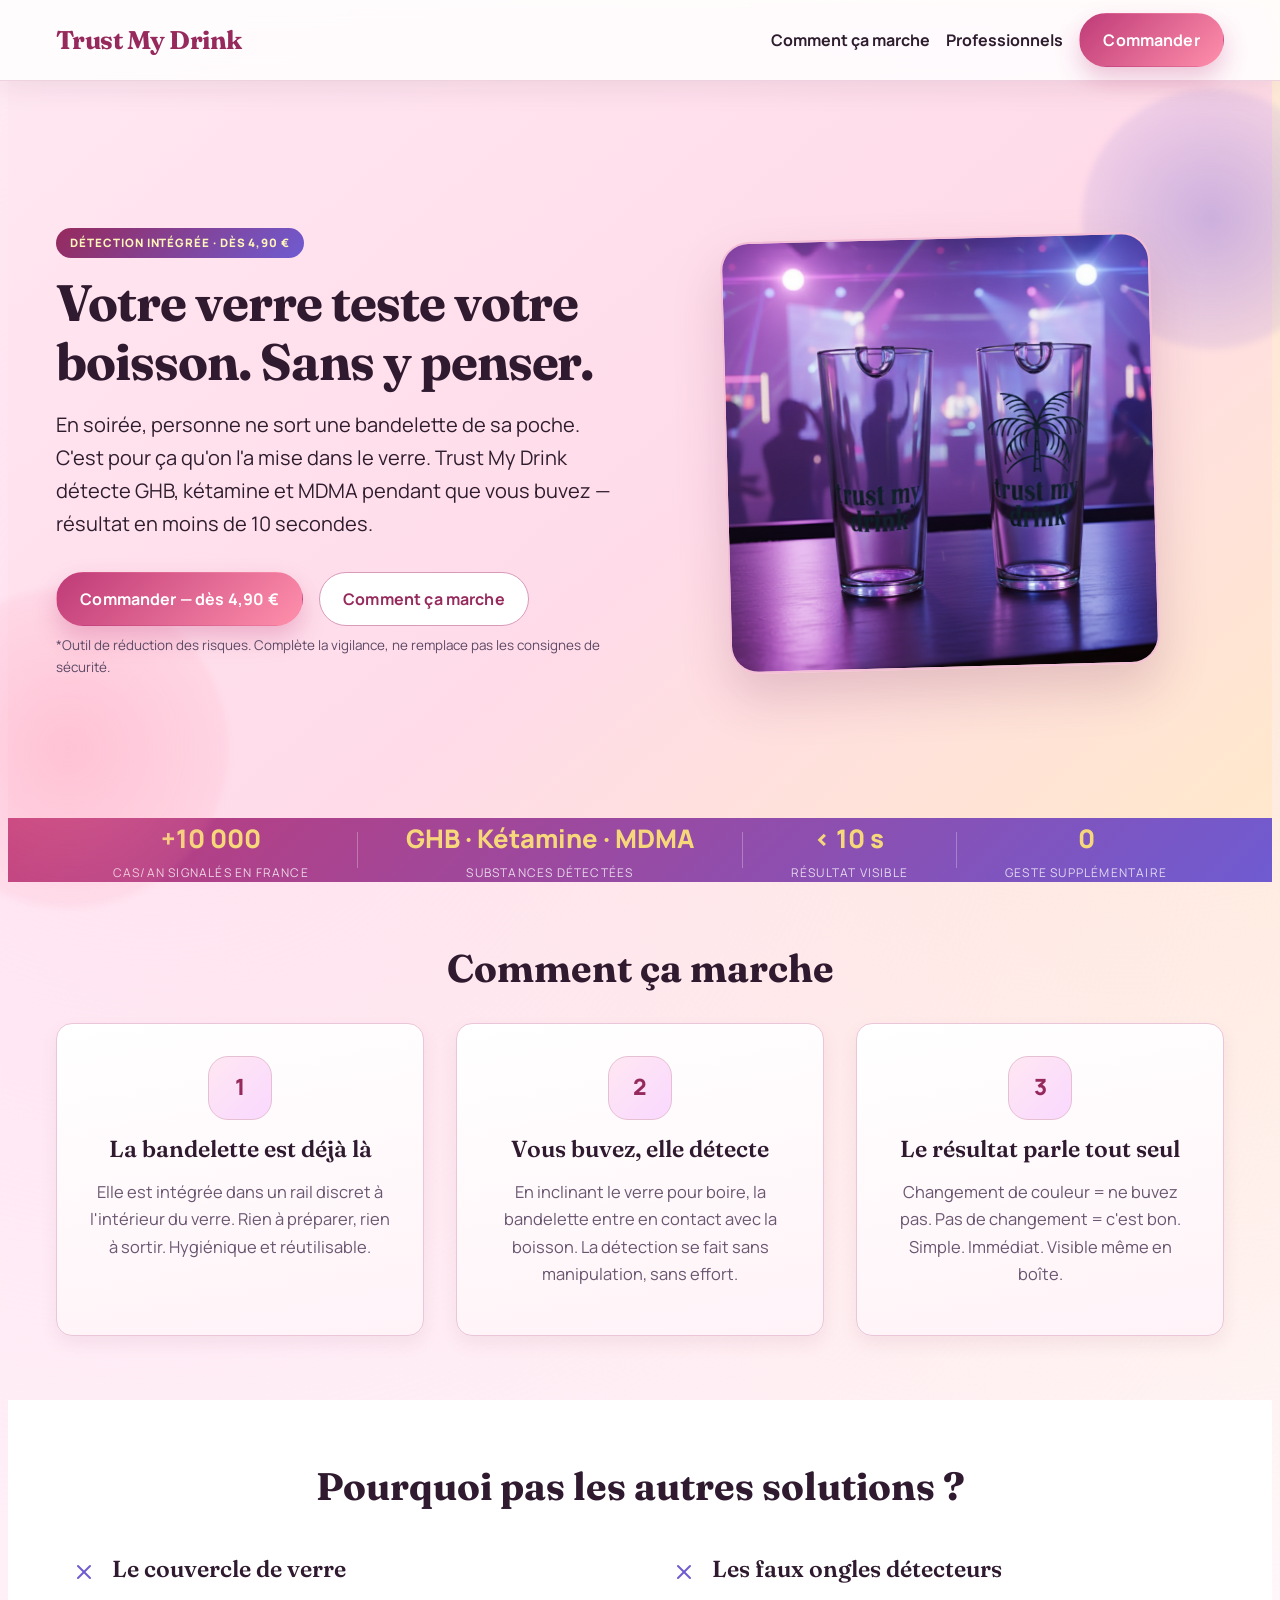
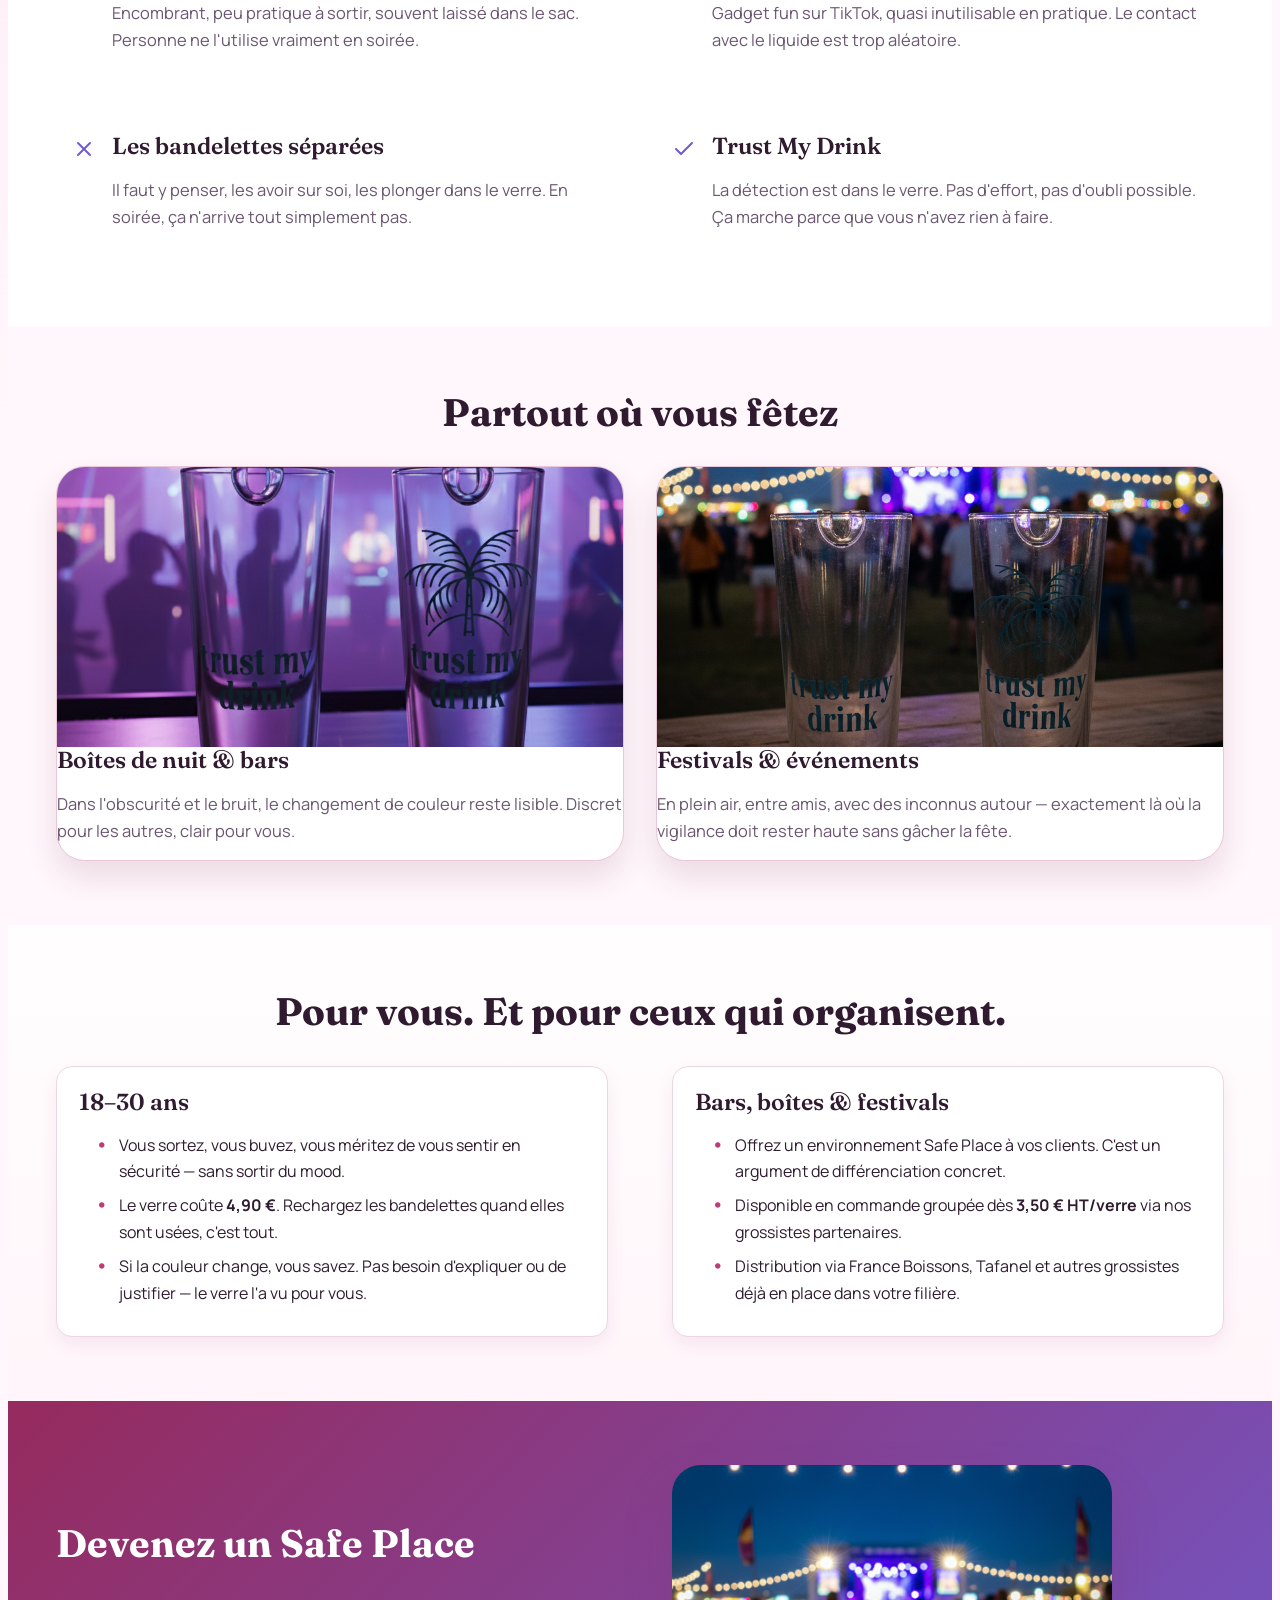
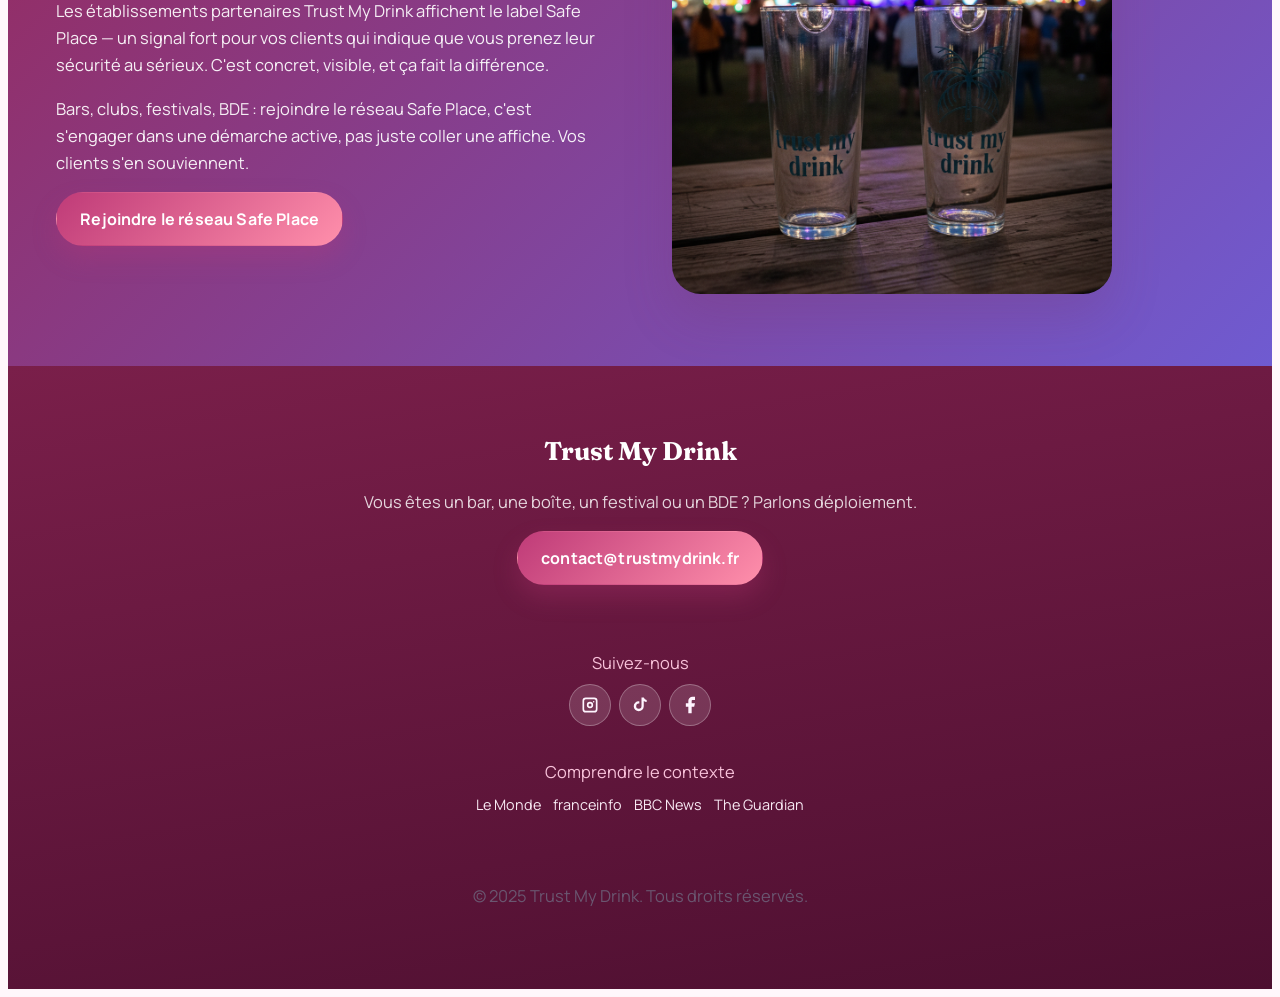
<file: index.html>
<!DOCTYPE html>
<html lang="fr">
<head>
    <meta charset="UTF-8">
    <meta name="viewport" content="width=device-width, initial-scale=1.0">
    <title>Trust My Drink - Le verre avec détection intégrée</title>
    <meta name="description" content="Trust My Drink intègre une bandelette de détection dans le verre pour réduire le risque de soumission chimique en bars, festivals et boîtes de nuit.">
    <link rel="stylesheet" href="css/styles.css">
</head>
<body class="page-site">

    <!-- NAVIGATION -->
    <nav class="navbar">
        <div class="container nav-content">
            <a href="index.html" class="brand">Trust My Drink</a>
            <div class="nav-links">
                <a href="comment-ca-marche.html" class="nav-link">Comment ça marche</a>
                <a href="professionnels.html" class="nav-link">Professionnels</a>
                <a href="packs.html" class="btn btn-primary">Commander</a>
            </div>
        </div>
    </nav>

    <!-- HERO SECTION -->
    <section class="hero">
        <div class="container hero-grid">
            <div class="hero-text">
                <span class="badge">Détection intégrée · Dès 4,90 €</span>
                <h1>Votre verre teste votre boisson. Sans y penser.</h1>
                <p class="hero-lead">
                    En soirée, personne ne sort une bandelette de sa poche. C'est pour ça qu'on l'a mise dans le verre.
                    Trust My Drink détecte GHB, kétamine et MDMA pendant que vous buvez — résultat en moins de 10 secondes.
                </p>
                <div class="hero-actions">
                    <a href="packs.html" class="btn btn-primary">Commander — dès 4,90 €</a>
                    <a href="comment-ca-marche.html" class="btn btn-secondary">Comment ça marche</a>
                </div>
                <small class="disclaimer-small">
                    *Outil de réduction des risques. Complète la vigilance, ne remplace pas les consignes de sécurité.
                </small>
            </div>
            <div class="hero-visual">
                <img class="hero-image" src="images/VersionBoiteDeNuit.png" alt="Verre Trust My Drink en boîte de nuit">
            </div>
        </div>
    </section>

    <!-- TRUST BAR -->
    <div class="trust-bar">
        <div class="trust-bar-inner">
            <div class="trust-item">
                <span class="trust-number">+10 000</span>
                <span class="trust-label">cas/an signalés en France</span>
            </div>
            <div class="trust-sep" aria-hidden="true"></div>
            <div class="trust-item">
                <span class="trust-number">GHB · Kétamine · MDMA</span>
                <span class="trust-label">substances détectées</span>
            </div>
            <div class="trust-sep" aria-hidden="true"></div>
            <div class="trust-item">
                <span class="trust-number">&lt; 10 s</span>
                <span class="trust-label">résultat visible</span>
            </div>
            <div class="trust-sep" aria-hidden="true"></div>
            <div class="trust-item">
                <span class="trust-number">0</span>
                <span class="trust-label">geste supplémentaire</span>
            </div>
        </div>
    </div>

    <!-- HOW IT WORKS -->
    <section id="how-it-works">
        <div class="container">
            <h2>Comment ça marche</h2>
            <div class="steps-grid">
                <div class="step-card">
                    <div class="step-icon">1</div>
                    <h3>La bandelette est déjà là</h3>
                    <p>Elle est intégrée dans un rail discret à l'intérieur du verre. Rien à préparer, rien à sortir. Hygiénique et réutilisable.</p>
                </div>
                <div class="step-card">
                    <div class="step-icon">2</div>
                    <h3>Vous buvez, elle détecte</h3>
                    <p>En inclinant le verre pour boire, la bandelette entre en contact avec la boisson. La détection se fait sans manipulation, sans effort.</p>
                </div>
                <div class="step-card">
                    <div class="step-icon">3</div>
                    <h3>Le résultat parle tout seul</h3>
                    <p>Changement de couleur = ne buvez pas. Pas de changement = c'est bon. Simple. Immédiat. Visible même en boîte.</p>
                </div>
            </div>
        </div>
    </section>

    <!-- BENEFITS — comparatif -->
    <section class="benefits-section">
        <div class="container">
            <h2>Pourquoi pas les autres solutions ?</h2>
            <div class="benefits-grid">
                <div class="benefit-item">
                    <svg class="check-icon" width="24" height="24" viewBox="0 0 24 24" fill="none" stroke="currentColor" stroke-width="2" stroke-linecap="round" stroke-linejoin="round"><line x1="18" y1="6" x2="6" y2="18"></line><line x1="6" y1="6" x2="18" y2="18"></line></svg>
                    <div>
                        <h3>Le couvercle de verre</h3>
                        <p>Encombrant, peu pratique à sortir, souvent laissé dans le sac. Personne ne l'utilise vraiment en soirée.</p>
                    </div>
                </div>
                <div class="benefit-item">
                    <svg class="check-icon" width="24" height="24" viewBox="0 0 24 24" fill="none" stroke="currentColor" stroke-width="2" stroke-linecap="round" stroke-linejoin="round"><line x1="18" y1="6" x2="6" y2="18"></line><line x1="6" y1="6" x2="18" y2="18"></line></svg>
                    <div>
                        <h3>Les faux ongles détecteurs</h3>
                        <p>Gadget fun sur TikTok, quasi inutilisable en pratique. Le contact avec le liquide est trop aléatoire.</p>
                    </div>
                </div>
                <div class="benefit-item">
                    <svg class="check-icon" width="24" height="24" viewBox="0 0 24 24" fill="none" stroke="currentColor" stroke-width="2" stroke-linecap="round" stroke-linejoin="round"><line x1="18" y1="6" x2="6" y2="18"></line><line x1="6" y1="6" x2="18" y2="18"></line></svg>
                    <div>
                        <h3>Les bandelettes séparées</h3>
                        <p>Il faut y penser, les avoir sur soi, les plonger dans le verre. En soirée, ça n'arrive tout simplement pas.</p>
                    </div>
                </div>
                <div class="benefit-item">
                    <svg class="check-icon" width="24" height="24" viewBox="0 0 24 24" fill="none" stroke="currentColor" stroke-width="2" stroke-linecap="round" stroke-linejoin="round"><polyline points="20 6 9 17 4 12"></polyline></svg>
                    <div>
                        <h3>Trust My Drink</h3>
                        <p>La détection est dans le verre. Pas d'effort, pas d'oubli possible. Ça marche parce que vous n'avez rien à faire.</p>
                    </div>
                </div>
            </div>
        </div>
    </section>

    <!-- CONTEXTS — Partout où vous fêtez -->
    <section class="contexts-section">
        <div class="container">
            <h2>Partout où vous fêtez</h2>
            <div class="contexts-grid">
                <div class="context-card">
                    <img class="context-img" src="images/VersionBoiteDeNuit.png" alt="Trust My Drink en boîte de nuit">
                    <div class="context-label">
                        <h3>Boîtes de nuit &amp; bars</h3>
                        <p>Dans l'obscurité et le bruit, le changement de couleur reste lisible. Discret pour les autres, clair pour vous.</p>
                    </div>
                </div>
                <div class="context-card">
                    <img class="context-img" src="images/FondFestival.png" alt="Trust My Drink en festival">
                    <div class="context-label">
                        <h3>Festivals &amp; événements</h3>
                        <p>En plein air, entre amis, avec des inconnus autour — exactement là où la vigilance doit rester haute sans gâcher la fête.</p>
                    </div>
                </div>
            </div>
        </div>
    </section>

    <!-- AUDIENCE -->
    <section class="audience-section">
        <div class="container">
            <h2>Pour vous. Et pour ceux qui organisent.</h2>
            <div class="audience-grid">
                <div class="audience-col">
                    <h3>18–30 ans</h3>
                    <ul>
                        <li>Vous sortez, vous buvez, vous méritez de vous sentir en sécurité — sans sortir du mood.</li>
                        <li>Le verre coûte <strong>4,90 €</strong>. Rechargez les bandelettes quand elles sont usées, c'est tout.</li>
                        <li>Si la couleur change, vous savez. Pas besoin d'expliquer ou de justifier — le verre l'a vu pour vous.</li>
                    </ul>
                </div>
                <div class="audience-col">
                    <h3>Bars, boîtes &amp; festivals</h3>
                    <ul>
                        <li>Offrez un environnement Safe Place à vos clients. C'est un argument de différenciation concret.</li>
                        <li>Disponible en commande groupée dès <strong>3,50 € HT/verre</strong> via nos grossistes partenaires.</li>
                        <li>Distribution via France Boissons, Tafanel et autres grossistes déjà en place dans votre filière.</li>
                    </ul>
                </div>
            </div>
        </div>
    </section>

    <!-- SAFE PLACE -->
    <section class="safe-place-section">
        <div class="container safe-place-inner">
            <div class="safe-place-content">
                <h2>Devenez un Safe Place</h2>
                <p>
                    Les établissements partenaires Trust My Drink affichent le label Safe Place — un signal fort pour vos clients
                    qui indique que vous prenez leur sécurité au sérieux. C'est concret, visible, et ça fait la différence.
                </p>
                <p>
                    Bars, clubs, festivals, BDE : rejoindre le réseau Safe Place, c'est s'engager dans une démarche active,
                    pas juste coller une affiche. Vos clients s'en souviennent.
                </p>
                <a href="professionnels.html" class="btn btn-primary">Rejoindre le réseau Safe Place</a>
            </div>
            <div>
                <img class="safe-place-img" src="images/FondFestival.png" alt="Festival avec Trust My Drink">
            </div>
        </div>
    </section>

    <!-- FOOTER -->
    <footer id="contact">
        <div class="container">
            <span class="footer-brand">Trust My Drink</span>
            <p class="footer-intro">Vous êtes un bar, une boîte, un festival ou un BDE ? Parlons déploiement.</p>
            <a href="mailto:contact@trustmydrink.fr" class="btn btn-primary footer-contact-btn">contact@trustmydrink.fr</a>

            <div class="footer-links">
                <div>
                    <p class="footer-label">Suivez-nous</p>
                    <div class="social-links">
                        <a class="social-btn" href="https://www.instagram.com/" aria-label="Instagram">
                            <svg viewBox="0 0 24 24" aria-hidden="true">
                                <path d="M7 3h10a4 4 0 0 1 4 4v10a4 4 0 0 1-4 4H7a4 4 0 0 1-4-4V7a4 4 0 0 1 4-4zm10 2H7a2 2 0 0 0-2 2v10a2 2 0 0 0 2 2h10a2 2 0 0 0 2-2V7a2 2 0 0 0-2-2zm-5 3.2A3.8 3.8 0 1 1 8.2 12 3.8 3.8 0 0 1 12 8.2zm0 2A1.8 1.8 0 1 0 13.8 12 1.8 1.8 0 0 0 12 10.2zm4.4-3.1a.9.9 0 1 1-.9.9.9.9 0 0 1 .9-.9z"/>
                            </svg>
                        </a>
                        <a class="social-btn" href="https://www.tiktok.com/" aria-label="TikTok">
                            <svg viewBox="0 0 24 24" aria-hidden="true">
                                <path d="M16.5 3a5.5 5.5 0 0 0 3.5 3.1v2.4a8.5 8.5 0 0 1-3.5-1.2v6.1a6 6 0 1 1-6-6c.2 0 .5 0 .7.1v2.7a3.2 3.2 0 1 0 2.6 3.1V3h2.7z"/>
                            </svg>
                        </a>
                        <a class="social-btn" href="https://www.facebook.com/" aria-label="Facebook">
                            <svg viewBox="0 0 24 24" aria-hidden="true">
                                <path d="M18 2h-3a5 5 0 0 0-5 5v3H7v4h3v8h4v-8h3l1-4h-4V7a1 1 0 0 1 1-1h3z"/>
                            </svg>
                        </a>
                    </div>
                </div>
                <div>
                    <p class="footer-label">Comprendre le contexte</p>
                    <div class="news-links">
                        <a href="https://www.lemonde.fr/" target="_blank" rel="noopener">Le Monde</a>
                        <a href="https://www.franceinfo.fr/" target="_blank" rel="noopener">franceinfo</a>
                        <a href="https://www.bbc.com/news" target="_blank" rel="noopener">BBC News</a>
                        <a href="https://www.theguardian.com/" target="_blank" rel="noopener">The Guardian</a>
                    </div>
                </div>
            </div>

            <div class="footer-meta">
                <p>© 2025 Trust My Drink. Tous droits réservés.</p>
            </div>
        </div>
    </footer>

</body>
</html>
</file>
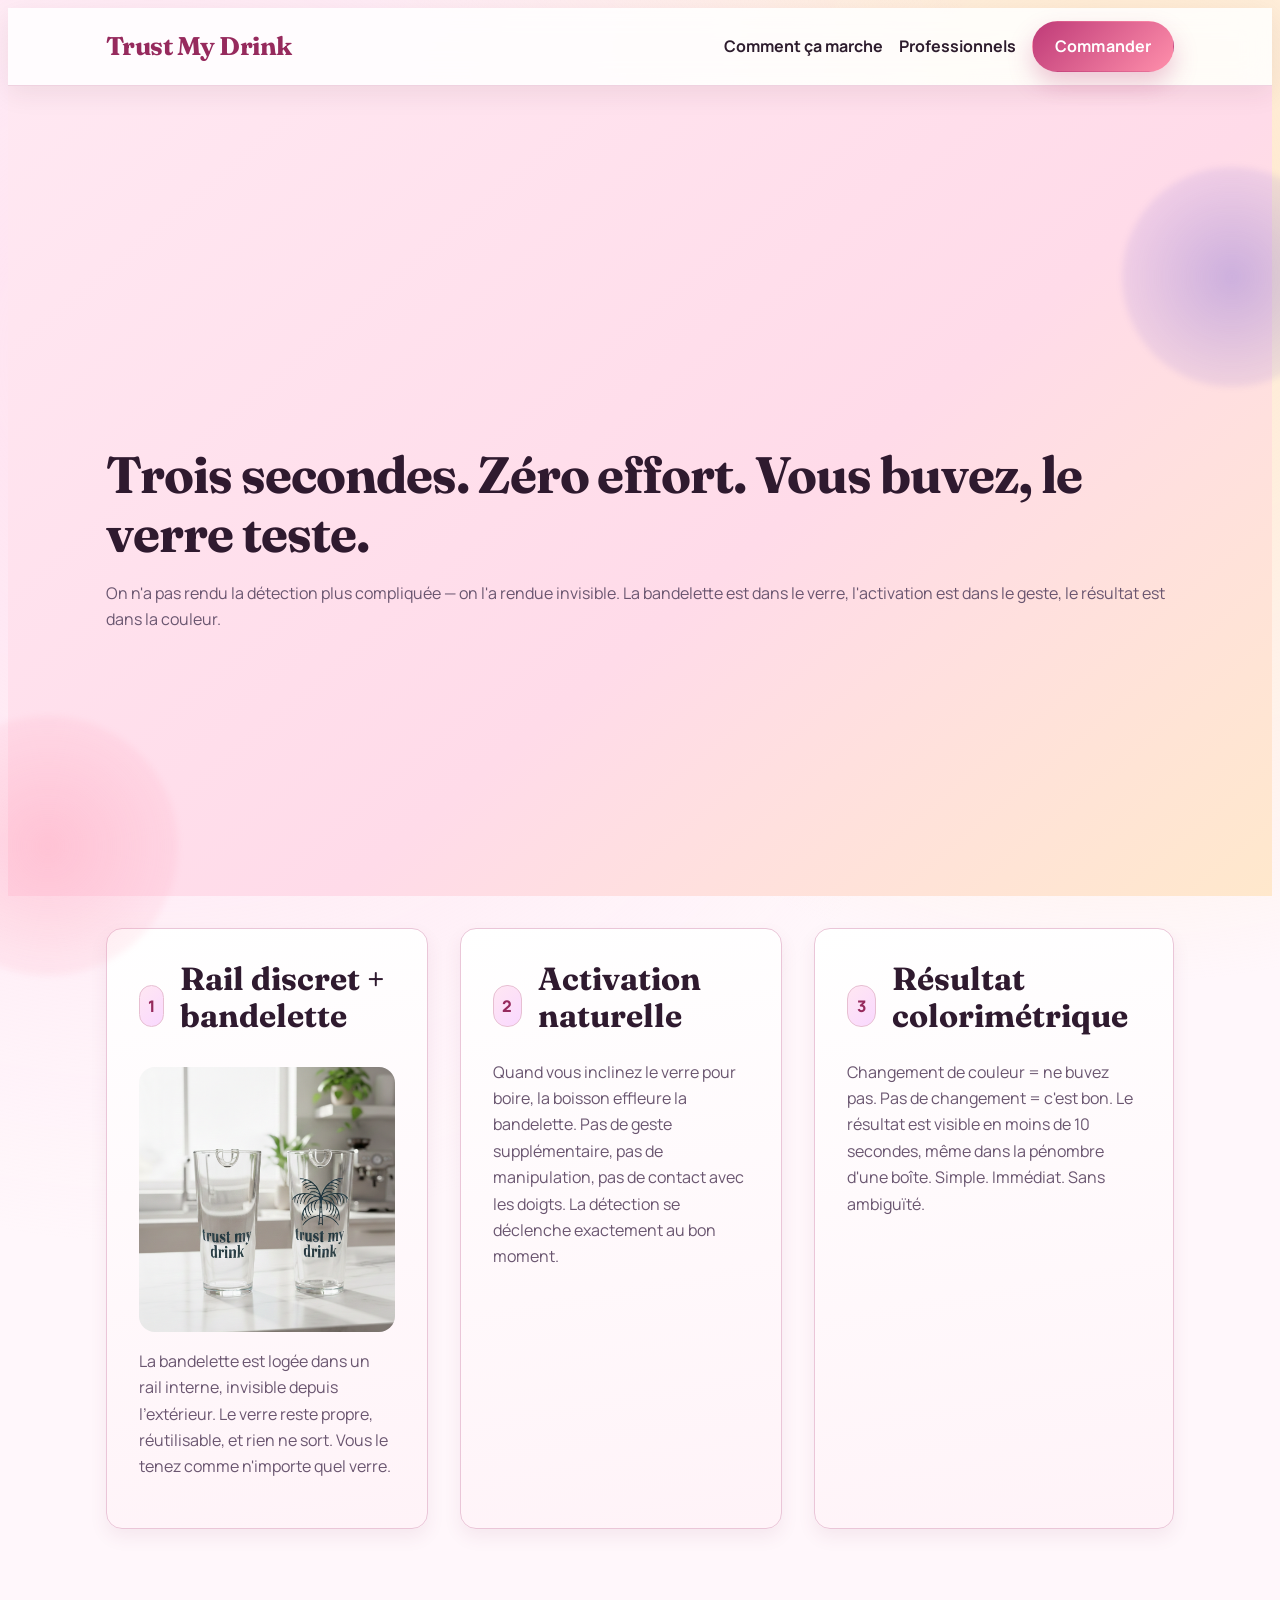
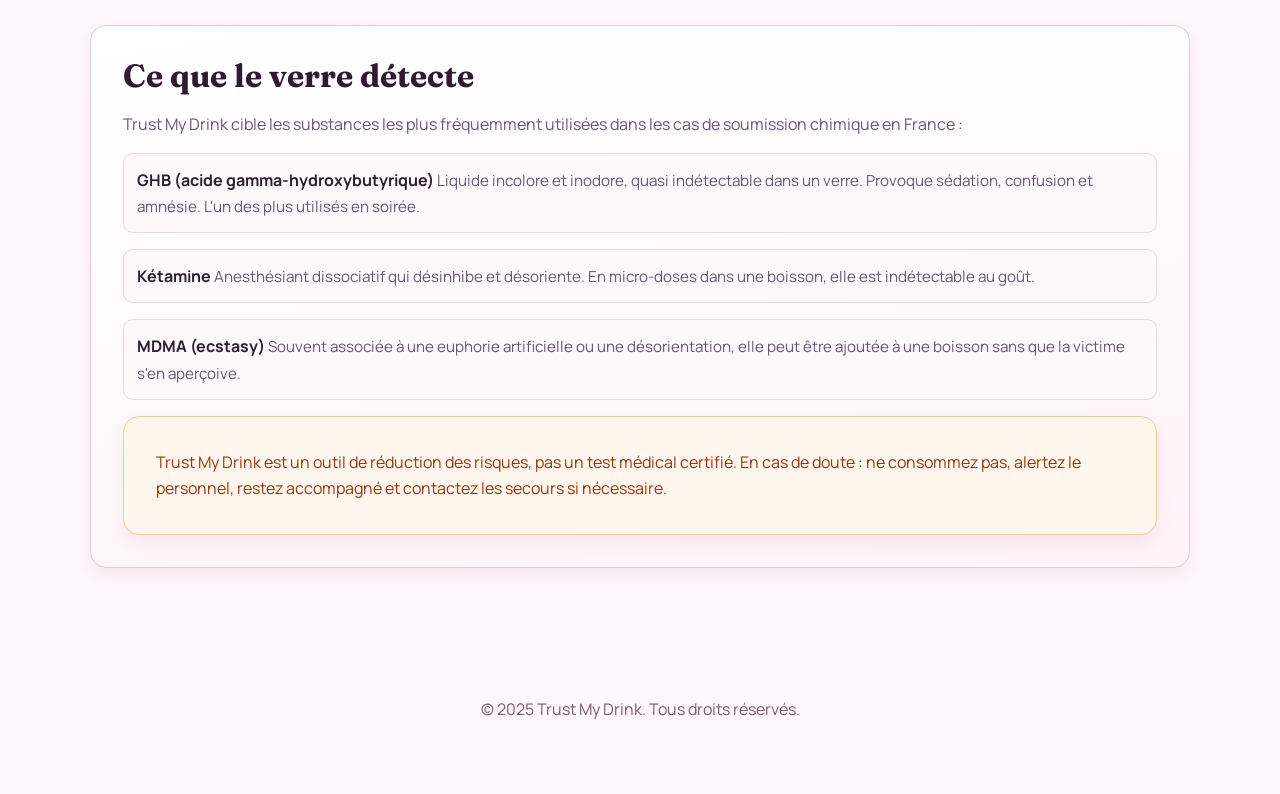
<file: comment-ca-marche.html>
<!DOCTYPE html>
<html lang="fr">
<head>
    <meta charset="UTF-8">
    <meta name="viewport" content="width=device-width, initial-scale=1.0">
    <title>Trust My Drink - Comment ça marche</title>
    <meta name="description" content="Bandelette intégrée, activation par inclinaison, lecture colorimétrique : le fonctionnement de Trust My Drink.">
    <link rel="stylesheet" href="css/styles.css">
</head>
<body class="page-professionnels">
    <nav class="navbar">
        <div class="container nav-content">
            <a href="index.html" class="brand">Trust My Drink</a>
            <div class="nav-links">
                <a href="comment-ca-marche.html" class="nav-link">Comment ça marche</a>
                <a href="professionnels.html" class="nav-link">Professionnels</a>
                <a href="packs.html" class="btn btn-primary">Commander</a>
            </div>
        </div>
    </nav>

    <header class="hero">
        <div class="container">
            <h1>Trois secondes. Zéro effort. Vous buvez, le verre teste.</h1>
            <p>
                On n'a pas rendu la détection plus compliquée — on l'a rendue invisible.
                La bandelette est dans le verre, l'activation est dans le geste, le résultat est dans la couleur.
            </p>
        </div>
    </header>

    <section class="section">
        <div class="container steps">
            <div class="card">
                <div class="step-title">
                    <span class="step-badge">1</span>
                    <h2>Rail discret + bandelette</h2>
                </div>
                <img src="images/designVerre.png" alt="Verre Trust My Drink avec rail intégré" style="width:100%; max-width:320px; border-radius: var(--radius-md); margin: 1rem 0; display:block;">
                <p>
                    La bandelette est logée dans un rail interne, invisible depuis l'extérieur.
                    Le verre reste propre, réutilisable, et rien ne sort. Vous le tenez comme n'importe quel verre.
                </p>
            </div>
            <div class="card">
                <div class="step-title">
                    <span class="step-badge">2</span>
                    <h2>Activation naturelle</h2>
                </div>
                <p>
                    Quand vous inclinez le verre pour boire, la boisson effleure la bandelette.
                    Pas de geste supplémentaire, pas de manipulation, pas de contact avec les doigts.
                    La détection se déclenche exactement au bon moment.
                </p>
            </div>
            <div class="card">
                <div class="step-title">
                    <span class="step-badge">3</span>
                    <h2>Résultat colorimétrique</h2>
                </div>
                <p>
                    Changement de couleur = ne buvez pas. Pas de changement = c'est bon.
                    Le résultat est visible en moins de 10 secondes, même dans la pénombre d'une boîte.
                    Simple. Immédiat. Sans ambiguïté.
                </p>
            </div>
        </div>
    </section>

    <section class="section">
        <div class="container card">
            <h2>Ce que le verre détecte</h2>
            <p>
                Trust My Drink cible les substances les plus fréquemment utilisées dans les cas de soumission chimique en France :
            </p>
            <ul class="contact-list">
                <li class="contact-item">
                    <strong>GHB (acide gamma-hydroxybutyrique)</strong>
                    <span>Liquide incolore et inodore, quasi indétectable dans un verre. Provoque sédation, confusion et amnésie. L'un des plus utilisés en soirée.</span>
                </li>
                <li class="contact-item">
                    <strong>Kétamine</strong>
                    <span>Anesthésiant dissociatif qui désinhibe et désoriente. En micro-doses dans une boisson, elle est indétectable au goût.</span>
                </li>
                <li class="contact-item">
                    <strong>MDMA (ecstasy)</strong>
                    <span>Souvent associée à une euphorie artificielle ou une désorientation, elle peut être ajoutée à une boisson sans que la victime s'en aperçoive.</span>
                </li>
            </ul>
            <div class="note">
                Trust My Drink est un outil de réduction des risques, pas un test médical certifié.
                En cas de doute : ne consommez pas, alertez le personnel, restez accompagné et contactez les secours si nécessaire.
            </div>
        </div>
    </section>

    <footer>
        © 2025 Trust My Drink. Tous droits réservés.
    </footer>
</body>
</html>
</file>
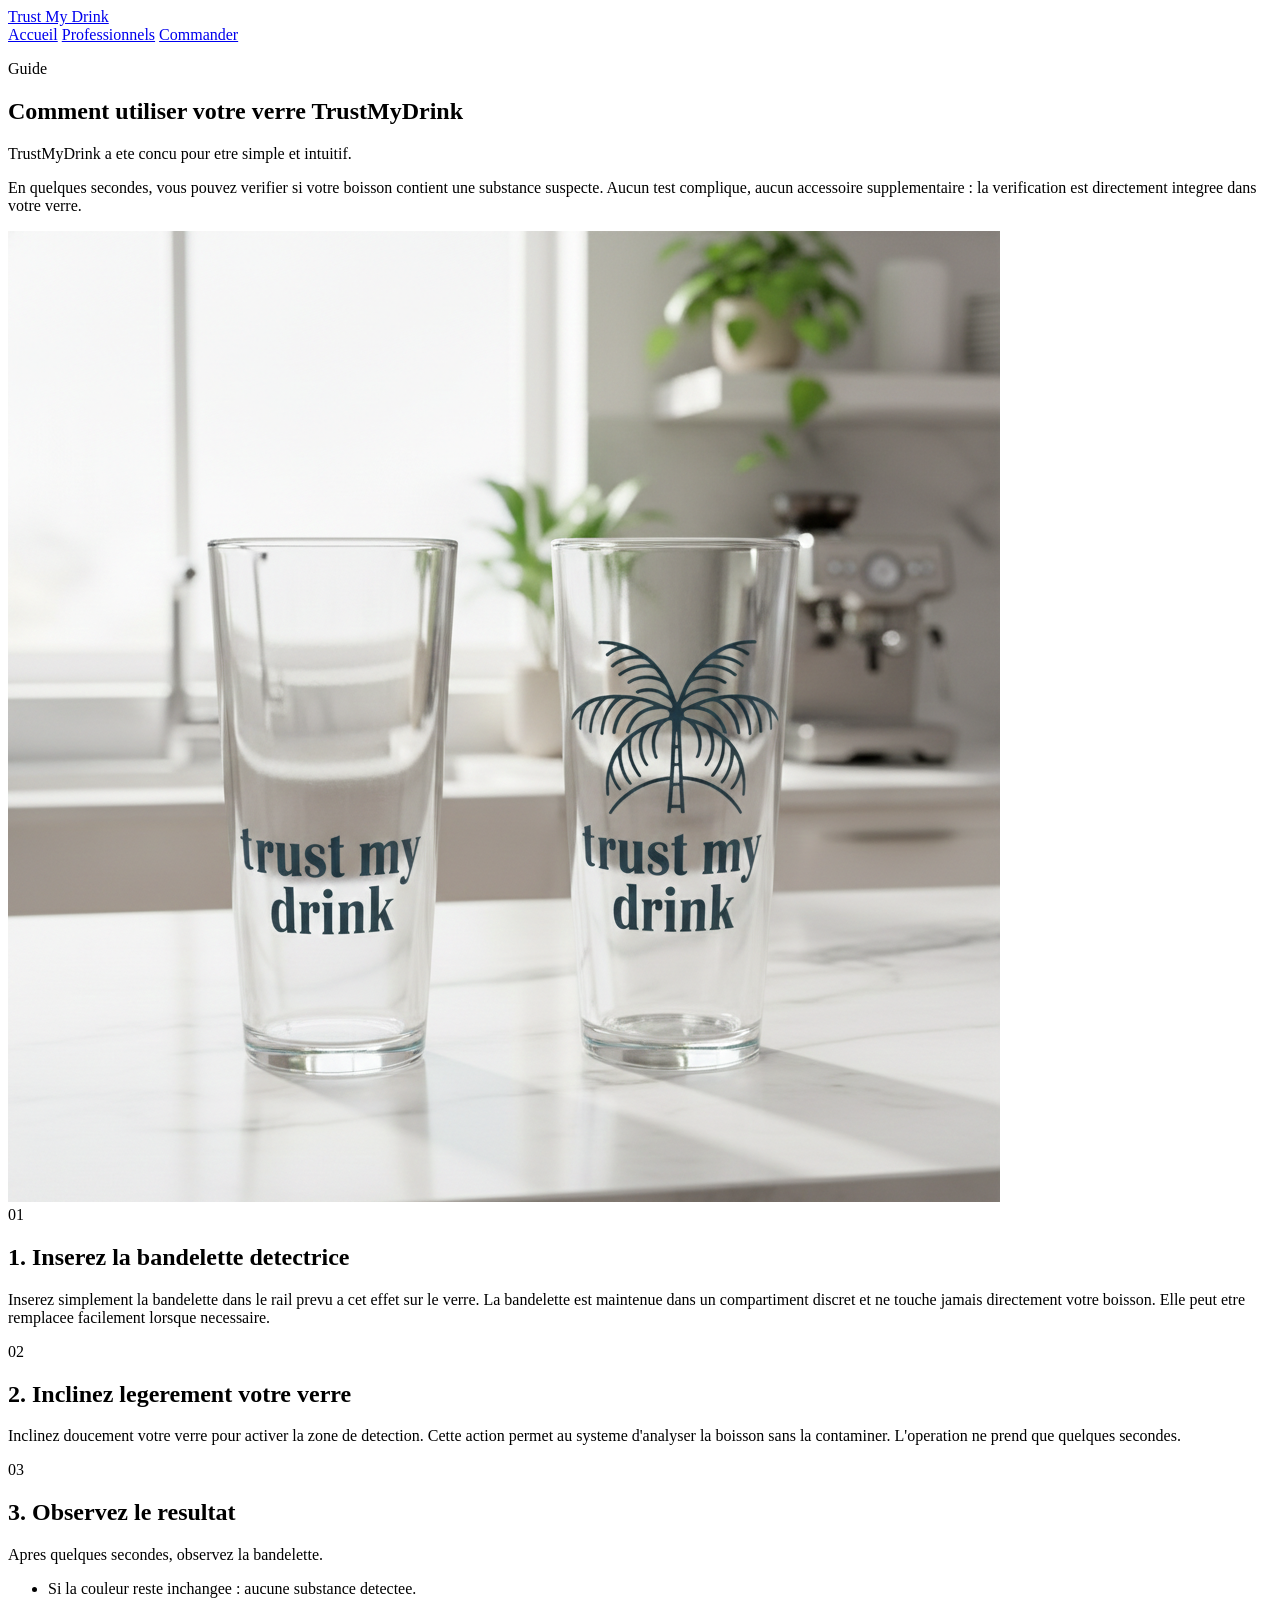
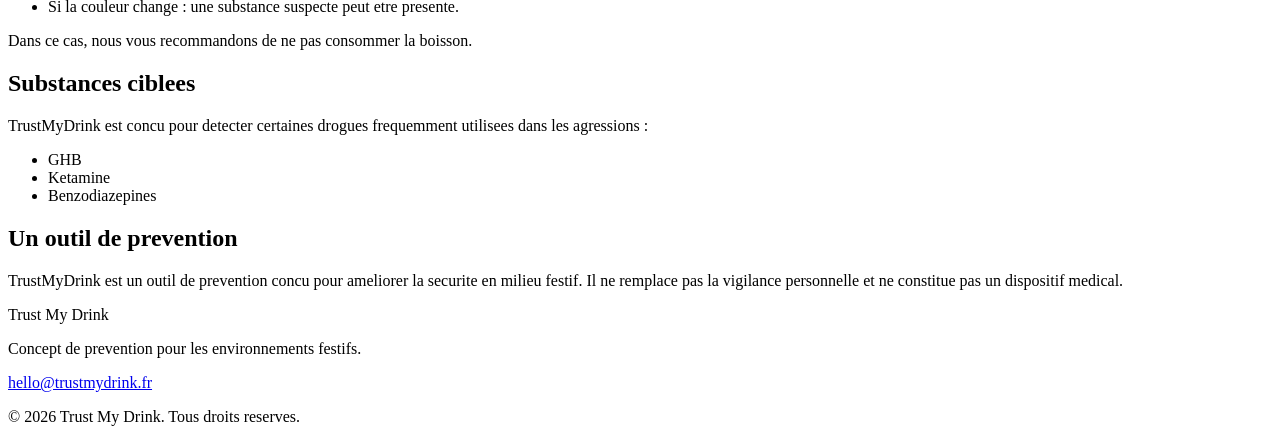
<file: comment-utiliser.html>
﻿<!DOCTYPE html>
<html lang="fr">
<head>
    <meta charset="UTF-8">
    <meta name="viewport" content="width=device-width, initial-scale=1.0">
    <title>Trust My Drink - Comment utiliser votre verre</title>
    <meta name="description" content="Guide d'utilisation du verre Trust My Drink en quelques etapes simples.">
    <link rel="stylesheet" href="css/styles.css">
</head>
<body class="page-howto">
    <header class="site-header">
        <div class="container nav-wrap">
            <a href="index.html" class="brand">Trust My Drink</a>
            <nav class="site-nav" aria-label="Navigation principale">
                <a href="index.html">Accueil</a>
                <a href="professionnels.html">Professionnels</a>
                <a href="packs.html" class="cta-link">Commander</a>
            </nav>
        </div>
    </header>

    <main>
        <section class="hero hero-small">
            <div class="container hero-grid">
                <div class="hero-copy">
                    <p class="eyebrow">Guide</p>
                    <h1>Comment utiliser votre verre TrustMyDrink</h1>
                    <p>TrustMyDrink a ete concu pour etre simple et intuitif.</p>
                    <p>
                        En quelques secondes, vous pouvez verifier si votre boisson contient une substance suspecte.
                        Aucun test complique, aucun accessoire supplementaire : la verification est directement integree dans votre verre.
                    </p>
                </div>
                <div class="hero-media">
                    <img src="images/versionVerre.png" alt="Utilisation du verre Trust My Drink" class="cover-image">
                </div>
            </div>
        </section>

        <section class="section">
            <div class="container">
                <div class="cards three-col">
                    <article class="card">
                        <span class="step">01</span>
                        <h2>1. Inserez la bandelette detectrice</h2>
                        <p>
                            Inserez simplement la bandelette dans le rail prevu a cet effet sur le verre.
                            La bandelette est maintenue dans un compartiment discret et ne touche jamais directement votre boisson.
                            Elle peut etre remplacee facilement lorsque necessaire.
                        </p>
                    </article>

                    <article class="card">
                        <span class="step">02</span>
                        <h2>2. Inclinez legerement votre verre</h2>
                        <p>
                            Inclinez doucement votre verre pour activer la zone de detection.
                            Cette action permet au systeme d'analyser la boisson sans la contaminer.
                            L'operation ne prend que quelques secondes.
                        </p>
                    </article>

                    <article class="card">
                        <span class="step">03</span>
                        <h2>3. Observez le resultat</h2>
                        <p>Apres quelques secondes, observez la bandelette.</p>
                        <ul class="list-clean">
                            <li>Si la couleur reste inchangee : aucune substance detectee.</li>
                            <li>Si la couleur change : une substance suspecte peut etre presente.</li>
                        </ul>
                        <p>Dans ce cas, nous vous recommandons de ne pas consommer la boisson.</p>
                    </article>
                </div>
            </div>
        </section>

        <section class="section soft-bg">
            <div class="container cards two-col">
                <article class="card">
                    <h2>Substances ciblees</h2>
                    <p>TrustMyDrink est concu pour detecter certaines drogues frequemment utilisees dans les agressions :</p>
                    <ul class="list-clean">
                        <li>GHB</li>
                        <li>Ketamine</li>
                        <li>Benzodiazepines</li>
                    </ul>
                </article>

                <article class="card">
                    <h2>Un outil de prevention</h2>
                    <p>
                        TrustMyDrink est un outil de prevention concu pour ameliorer la securite en milieu festif.
                        Il ne remplace pas la vigilance personnelle et ne constitue pas un dispositif medical.
                    </p>
                </article>
            </div>
        </section>
    </main>

    <footer class="site-footer">
        <div class="container footer-wrap">
            <p class="footer-brand">Trust My Drink</p>
            <p>Concept de prevention pour les environnements festifs.</p>
            <a href="mailto:hello@trustmydrink.fr" class="btn btn-primary">hello@trustmydrink.fr</a>
            <p class="copyright">© 2026 Trust My Drink. Tous droits reserves.</p>
        </div>
    </footer>
</body>
</html>
</file>
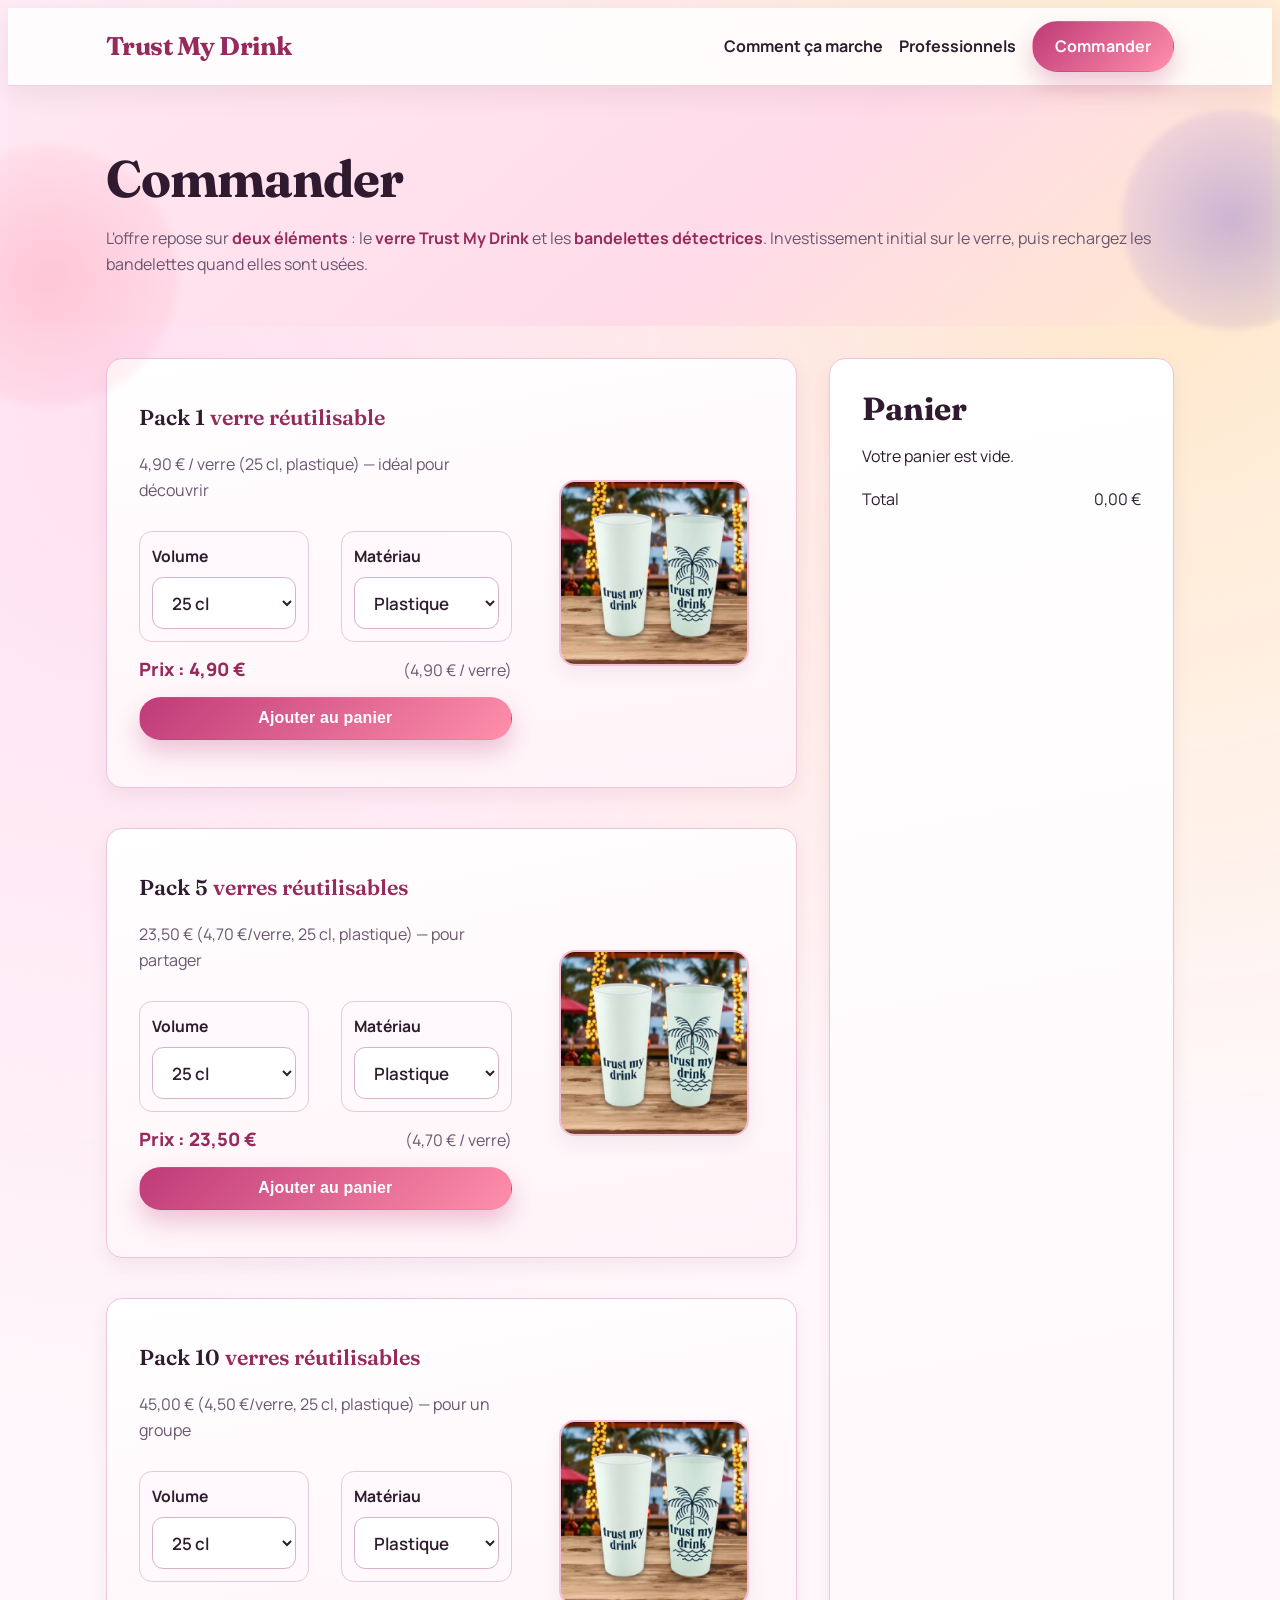
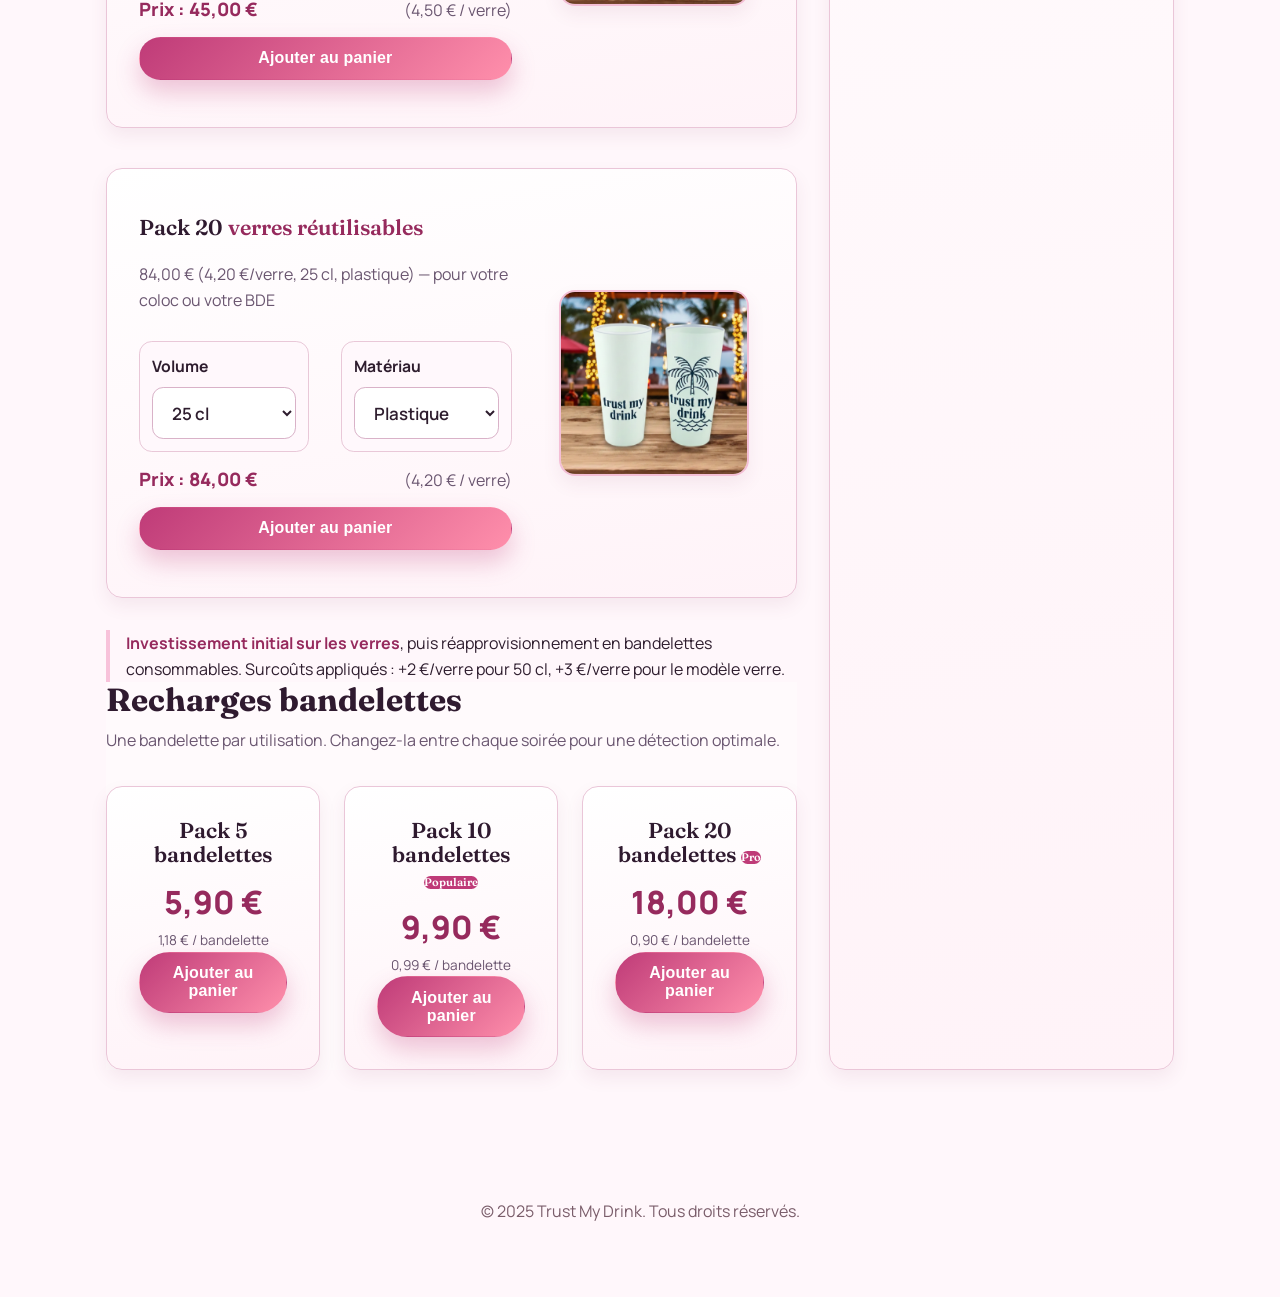
<file: packs.html>
<!DOCTYPE html>
<html lang="fr">
<head>
    <meta charset="UTF-8">
    <meta name="viewport" content="width=device-width, initial-scale=1.0">
    <title>Trust My Drink - Commander</title>
    <meta name="description" content="Commandez vos verres Trust My Drink et vos packs de bandelettes. Verre réutilisable dès 4,90 €, bandelettes à partir de 5,90 €.">
    <link rel="stylesheet" href="css/styles.css">
</head>
<body class="page-packs">
    <nav class="navbar">
        <div class="container nav-content">
            <a href="index.html" class="brand">Trust My Drink</a>
            <div class="nav-links">
                <a href="comment-ca-marche.html" class="nav-link">Comment ça marche</a>
                <a href="professionnels.html" class="nav-link">Professionnels</a>
                <a href="packs.html" class="btn btn-primary">Commander</a>
            </div>
        </div>
    </nav>

    <header class="hero">
        <div class="container">
            <h1>Commander</h1>
            <p>
                L'offre repose sur <span style="color: var(--color-primary-strong); font-weight: 700;">deux éléments</span> :
                le <span style="color: var(--color-primary-strong); font-weight: 700;">verre Trust My Drink</span>
                et les <span style="color: var(--color-primary-strong); font-weight: 700;">bandelettes détectrices</span>.
                Investissement initial sur le verre, puis rechargez les bandelettes quand elles sont usées.
            </p>
        </div>
    </header>

    <section class="section">
        <div class="container layout">
            <div>
                <div class="packs-grid">
                    <article class="card pack-card" data-qty="1" data-base-unit="4.9">
                        <div class="pack-content">
                            <h3>Pack 1 <span style="color: var(--color-primary-strong);">verre réutilisable</span></h3>
                            <p class="pack-sub">4,90 € / verre (25 cl, plastique) — idéal pour découvrir</p>
                            <div class="options">
                                <div>
                                    <label for="volume-1">Volume</label>
                                    <select id="volume-1" name="volume">
                                        <option value="25cl">25 cl</option>
                                        <option value="50cl">50 cl (+2 € / verre)</option>
                                    </select>
                                </div>
                                <div>
                                    <label for="material-1">Matériau</label>
                                    <select id="material-1" name="material">
                                        <option value="plastique">Plastique</option>
                                        <option value="verre">Verre (+3 € / verre)</option>
                                    </select>
                                </div>
                            </div>
                            <div class="price-row">
                                <span class="price" data-role="price"></span>
                                <span class="unit-price" data-role="unit-price"></span>
                            </div>
                            <button class="btn btn-primary add-to-cart">Ajouter au panier</button>
                        </div>
                        <img class="pack-image" src="images/designPlastique.png" data-plastic="images/designPlastique.png" data-glass="images/designVerre.png" alt="Design du verre (plastique)">
                    </article>

                    <article class="card pack-card" data-qty="5" data-base-unit="4.7">
                        <div class="pack-content">
                            <h3>Pack 5 <span style="color: var(--color-primary-strong);">verres réutilisables</span></h3>
                            <p class="pack-sub">23,50 € (4,70 €/verre, 25 cl, plastique) — pour partager</p>
                            <div class="options">
                                <div>
                                    <label for="volume-5">Volume</label>
                                    <select id="volume-5" name="volume">
                                        <option value="25cl">25 cl</option>
                                        <option value="50cl">50 cl (+2 € / verre)</option>
                                    </select>
                                </div>
                                <div>
                                    <label for="material-5">Matériau</label>
                                    <select id="material-5" name="material">
                                        <option value="plastique">Plastique</option>
                                        <option value="verre">Verre (+3 € / verre)</option>
                                    </select>
                                </div>
                            </div>
                            <div class="price-row">
                                <span class="price" data-role="price"></span>
                                <span class="unit-price" data-role="unit-price"></span>
                            </div>
                            <button class="btn btn-primary add-to-cart">Ajouter au panier</button>
                        </div>
                        <img class="pack-image" src="images/designPlastique.png" data-plastic="images/designPlastique.png" data-glass="images/designVerre.png" alt="Design du verre (plastique)">
                    </article>

                    <article class="card pack-card" data-qty="10" data-base-unit="4.5">
                        <div class="pack-content">
                            <h3>Pack 10 <span style="color: var(--color-primary-strong);">verres réutilisables</span></h3>
                            <p class="pack-sub">45,00 € (4,50 €/verre, 25 cl, plastique) — pour un groupe</p>
                            <div class="options">
                                <div>
                                    <label for="volume-10">Volume</label>
                                    <select id="volume-10" name="volume">
                                        <option value="25cl">25 cl</option>
                                        <option value="50cl">50 cl (+2 € / verre)</option>
                                    </select>
                                </div>
                                <div>
                                    <label for="material-10">Matériau</label>
                                    <select id="material-10" name="material">
                                        <option value="plastique">Plastique</option>
                                        <option value="verre">Verre (+3 € / verre)</option>
                                    </select>
                                </div>
                            </div>
                            <div class="price-row">
                                <span class="price" data-role="price"></span>
                                <span class="unit-price" data-role="unit-price"></span>
                            </div>
                            <button class="btn btn-primary add-to-cart">Ajouter au panier</button>
                        </div>
                        <img class="pack-image" src="images/designPlastique.png" data-plastic="images/designPlastique.png" data-glass="images/designVerre.png" alt="Design du verre (plastique)">
                    </article>

                    <article class="card pack-card" data-qty="20" data-base-unit="4.2">
                        <div class="pack-content">
                            <h3>Pack 20 <span style="color: var(--color-primary-strong);">verres réutilisables</span></h3>
                            <p class="pack-sub">84,00 € (4,20 €/verre, 25 cl, plastique) — pour votre coloc ou votre BDE</p>
                            <div class="options">
                                <div>
                                    <label for="volume-20">Volume</label>
                                    <select id="volume-20" name="volume">
                                        <option value="25cl">25 cl</option>
                                        <option value="50cl">50 cl (+2 € / verre)</option>
                                    </select>
                                </div>
                                <div>
                                    <label for="material-20">Matériau</label>
                                    <select id="material-20" name="material">
                                        <option value="plastique">Plastique</option>
                                        <option value="verre">Verre (+3 € / verre)</option>
                                    </select>
                                </div>
                            </div>
                            <div class="price-row">
                                <span class="price" data-role="price"></span>
                                <span class="unit-price" data-role="unit-price"></span>
                            </div>
                            <button class="btn btn-primary add-to-cart">Ajouter au panier</button>
                        </div>
                        <img class="pack-image" src="images/designPlastique.png" data-plastic="images/designPlastique.png" data-glass="images/designVerre.png" alt="Design du verre (plastique)">
                    </article>
                </div>

                <div class="price-info price-info-block">
                    <span style="color: var(--color-primary-strong); font-weight: 700;">Investissement initial sur les verres</span>,
                    puis réapprovisionnement en bandelettes consommables.
                    Surcoûts appliqués : +2 €/verre pour 50 cl, +3 €/verre pour le modèle verre.
                </div>

                <!-- BANDELETTES -->
                <section class="strips-section">
                    <h2 style="text-align:left; margin-bottom: 0.5rem;">Recharges bandelettes</h2>
                    <p style="color: var(--color-ink-muted); margin-bottom: 2rem;">Une bandelette par utilisation. Changez-la entre chaque soirée pour une détection optimale.</p>
                    <div class="strips-grid">
                        <div class="card strip-card">
                            <h3>Pack 5 bandelettes</h3>
                            <span class="strip-price">5,90 €</span>
                            <span class="strip-unit">1,18 € / bandelette</span>
                            <button class="btn btn-primary strip-add-btn" data-qty="5" data-base-unit="1.18" data-name="Pack 5 bandelettes">Ajouter au panier</button>
                        </div>
                        <div class="card strip-card strip-popular">
                            <h3>Pack 10 bandelettes <span class="strip-tag">Populaire</span></h3>
                            <span class="strip-price">9,90 €</span>
                            <span class="strip-unit">0,99 € / bandelette</span>
                            <button class="btn btn-primary strip-add-btn" data-qty="10" data-base-unit="0.99" data-name="Pack 10 bandelettes">Ajouter au panier</button>
                        </div>
                        <div class="card strip-card">
                            <h3>Pack 20 bandelettes <span class="strip-tag">Pro</span></h3>
                            <span class="strip-price">18,00 €</span>
                            <span class="strip-unit">0,90 € / bandelette</span>
                            <button class="btn btn-primary strip-add-btn" data-qty="20" data-base-unit="0.90" data-name="Pack 20 bandelettes">Ajouter au panier</button>
                        </div>
                    </div>
                </section>
            </div>

            <aside class="card cart">
                <h2>Panier</h2>
                <ul id="cart-items" class="cart-list"></ul>
                <div class="cart-total">
                    <span>Total</span>
                    <span id="cart-total">0,00 €</span>
                </div>
            </aside>
        </div>
    </section>

    <footer>
        © 2025 Trust My Drink. Tous droits réservés.
    </footer>
    <script src="js/scripts.js"></script>
</body>
</html>
</file>
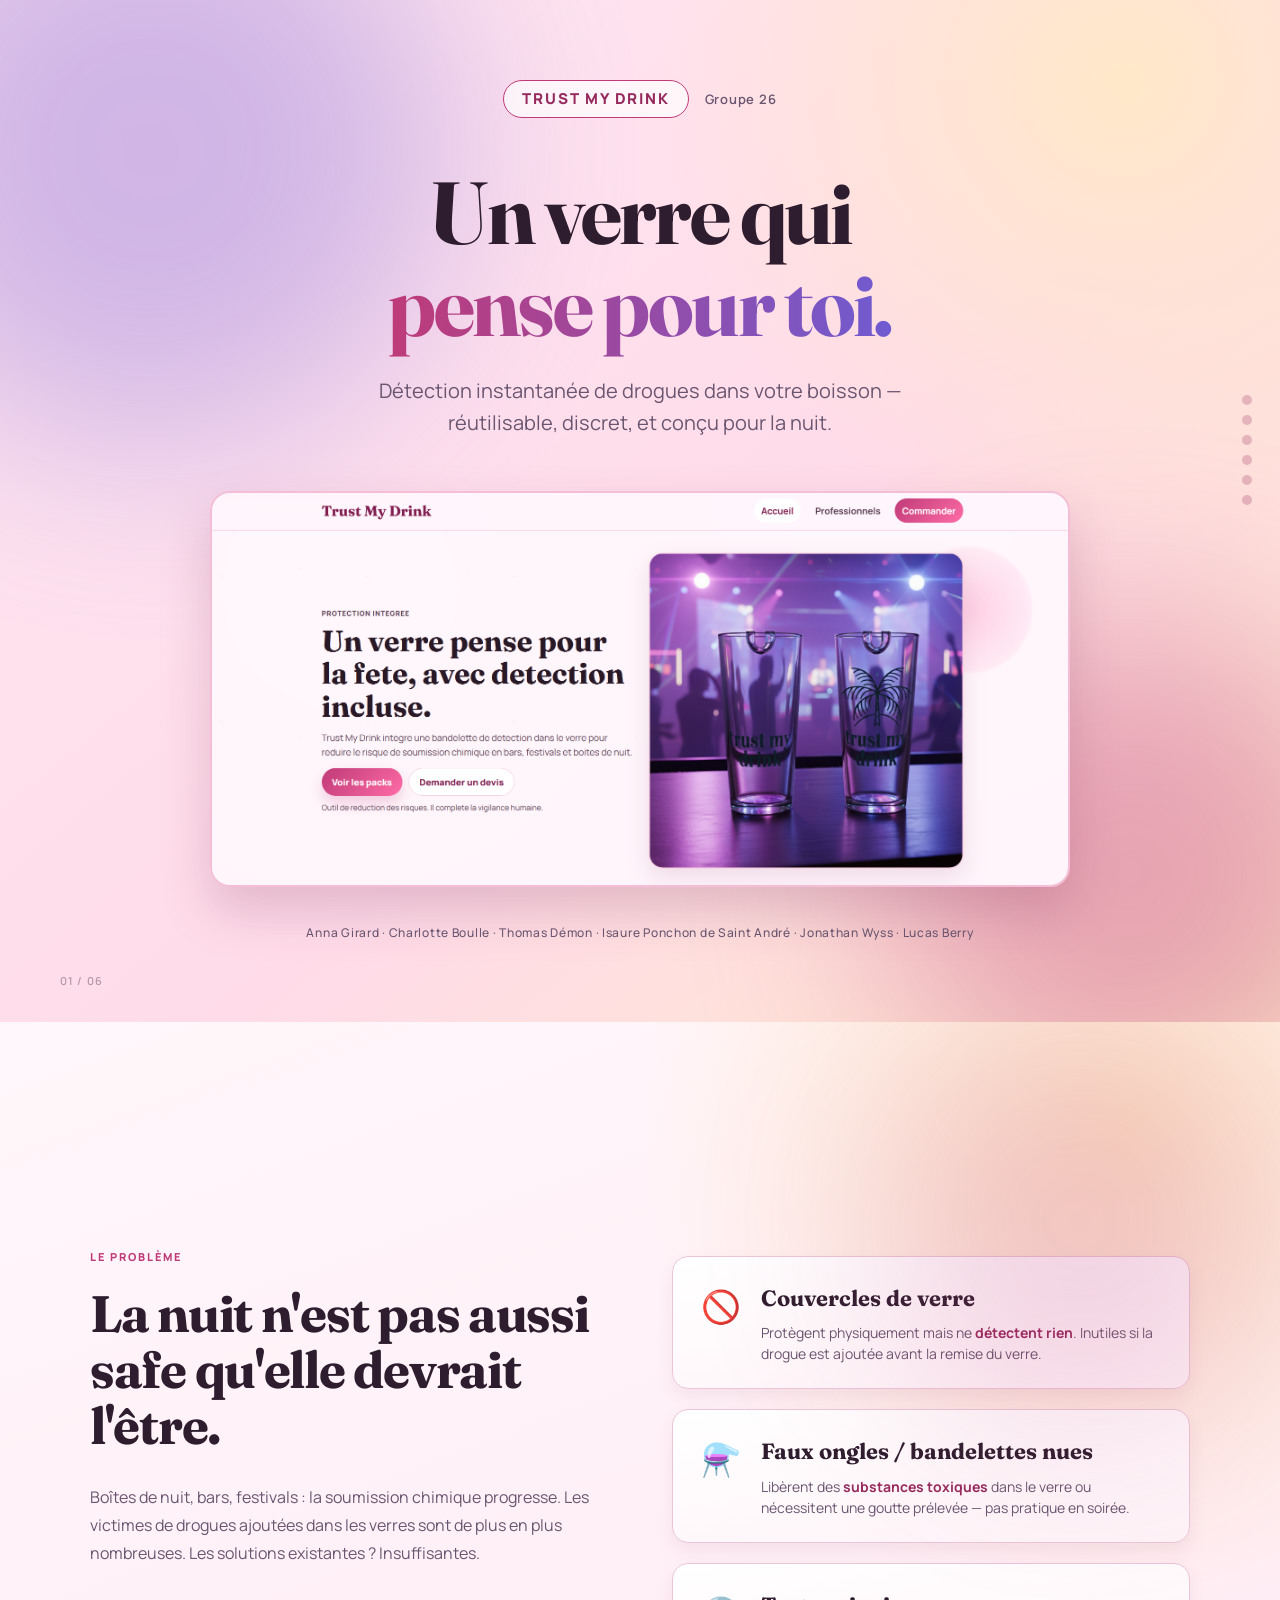
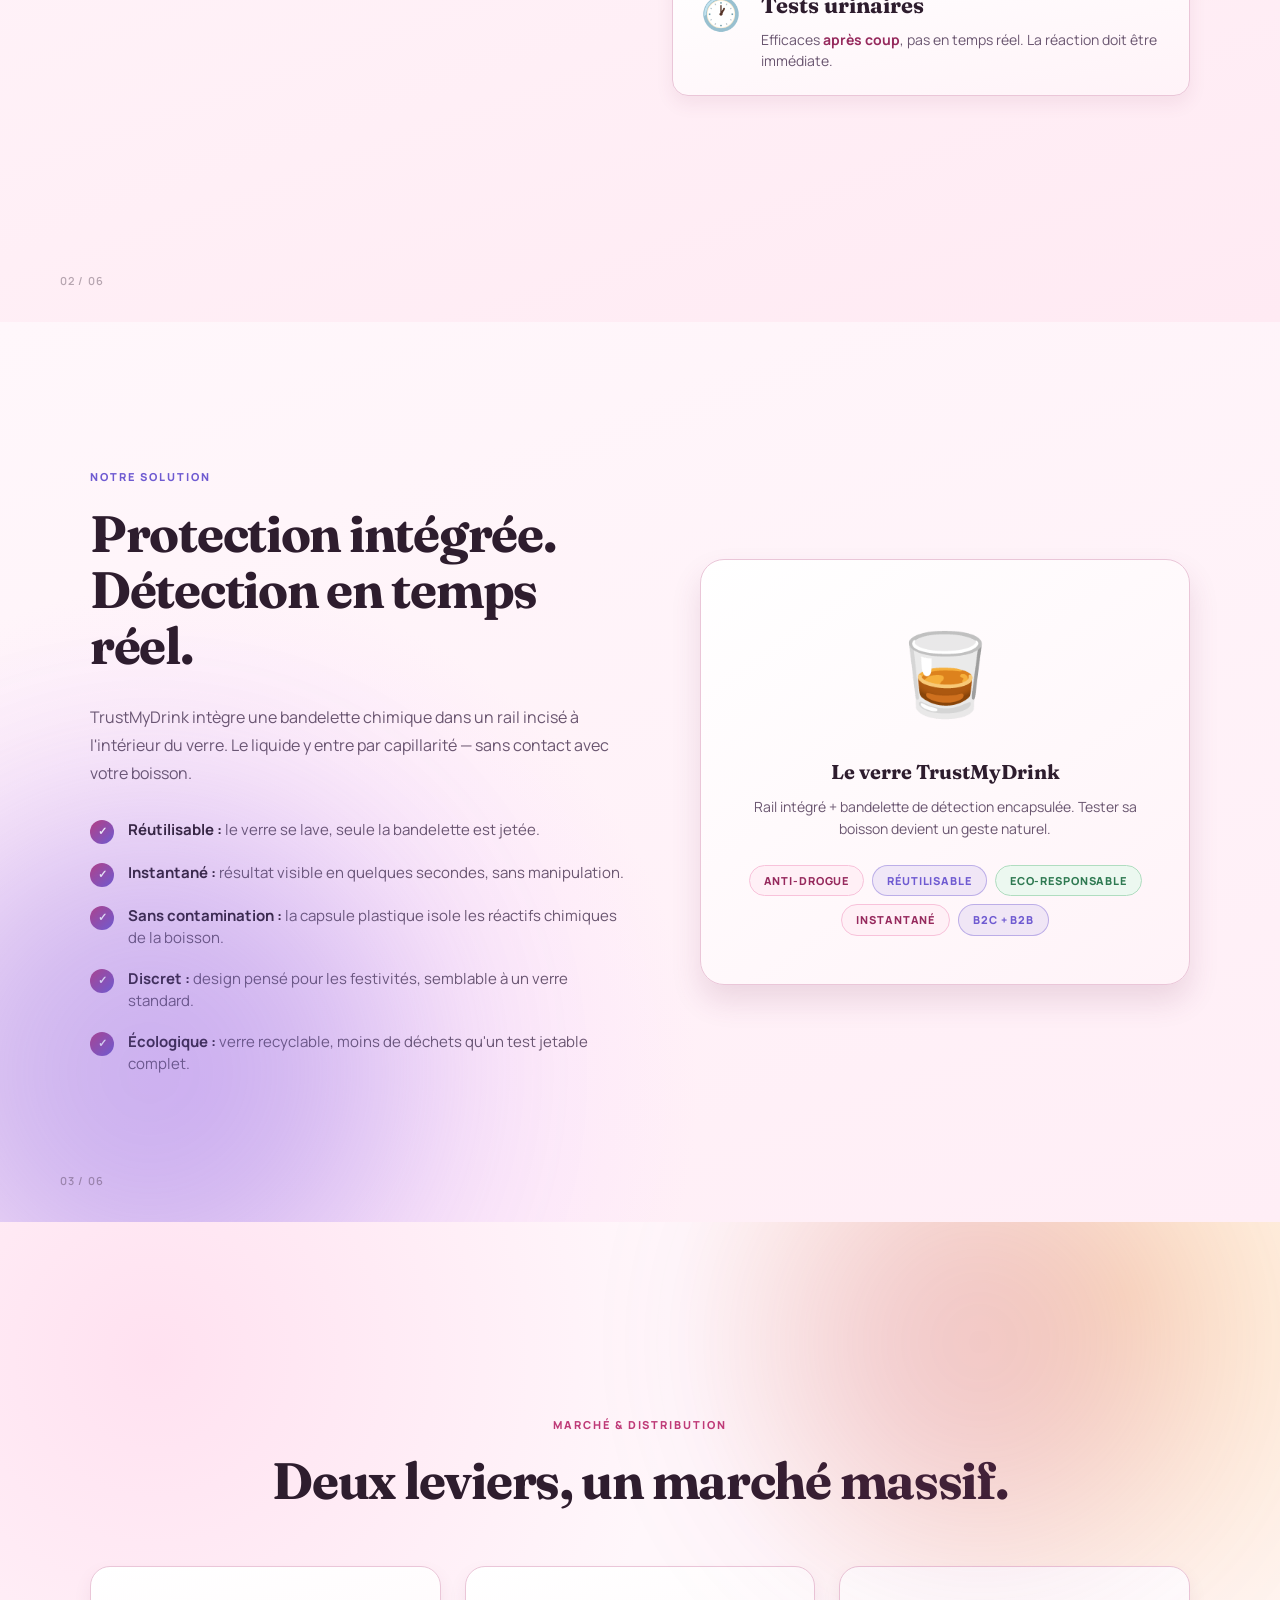
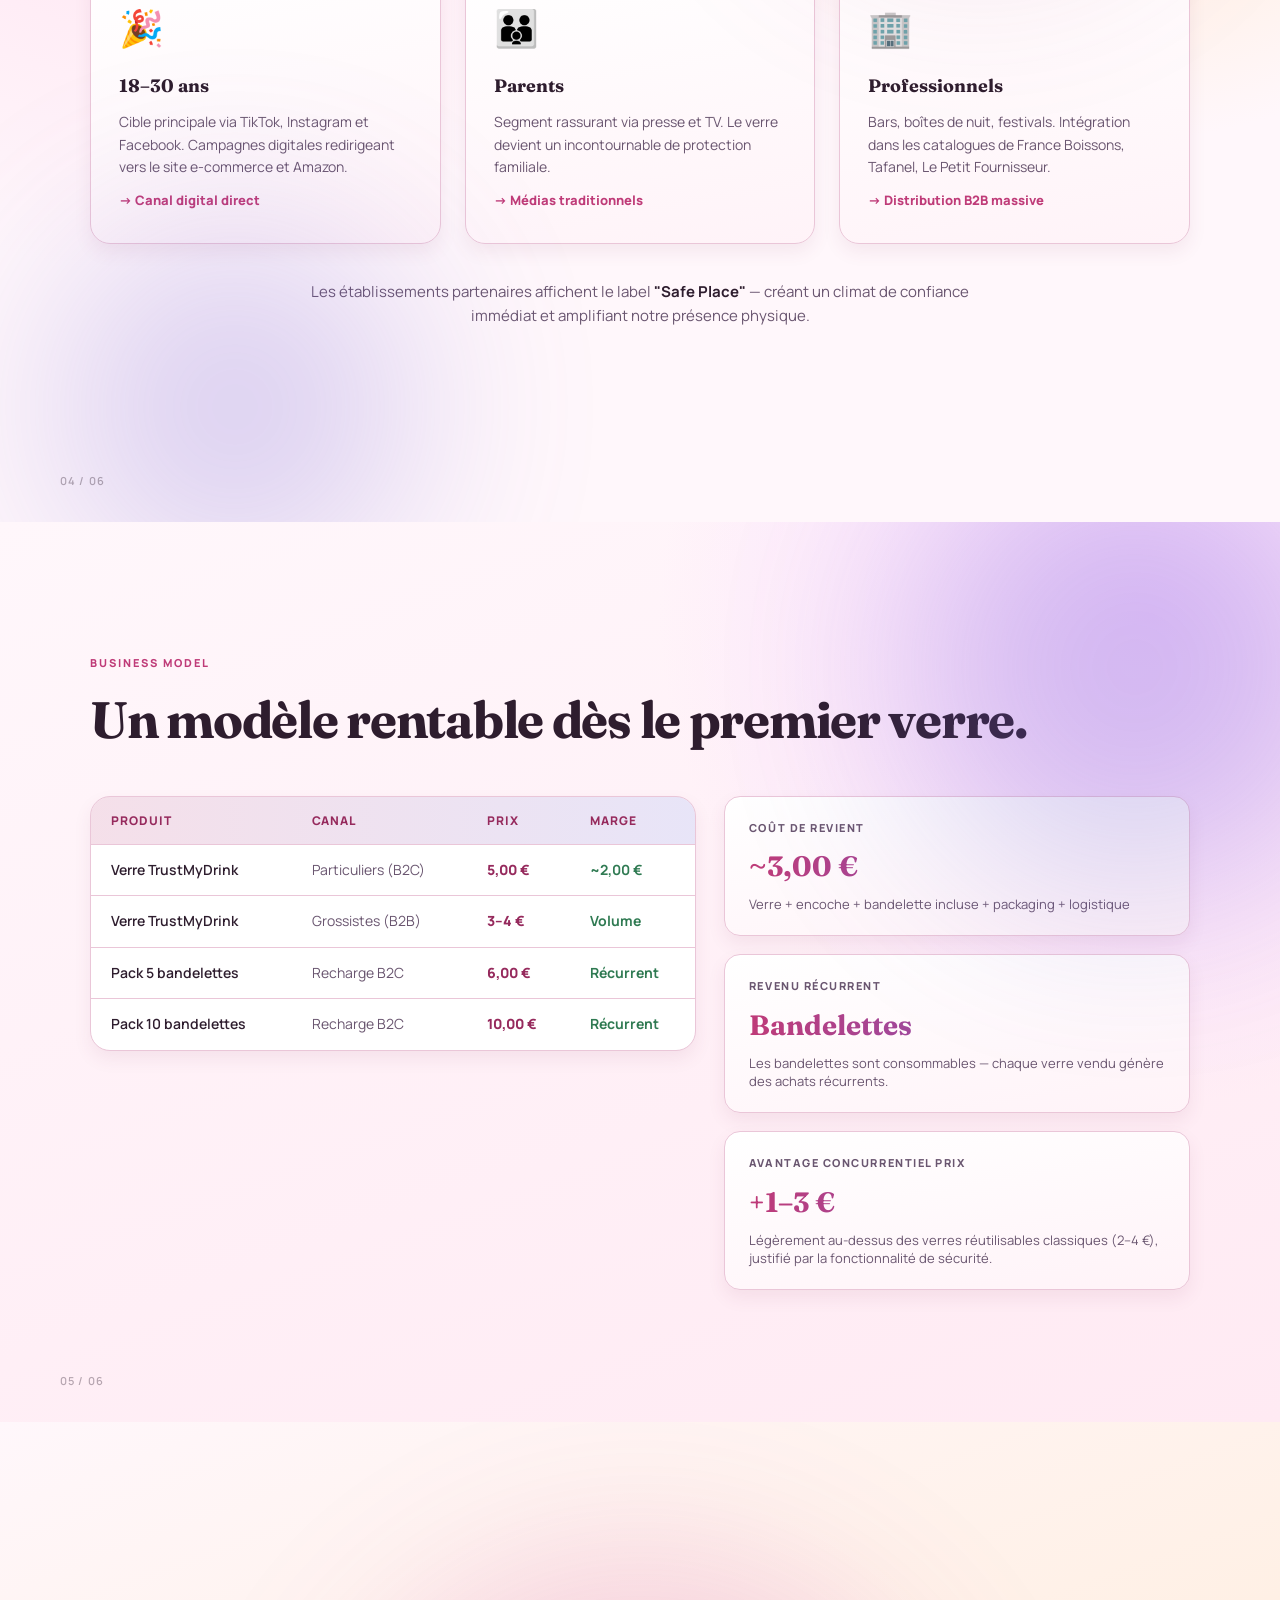
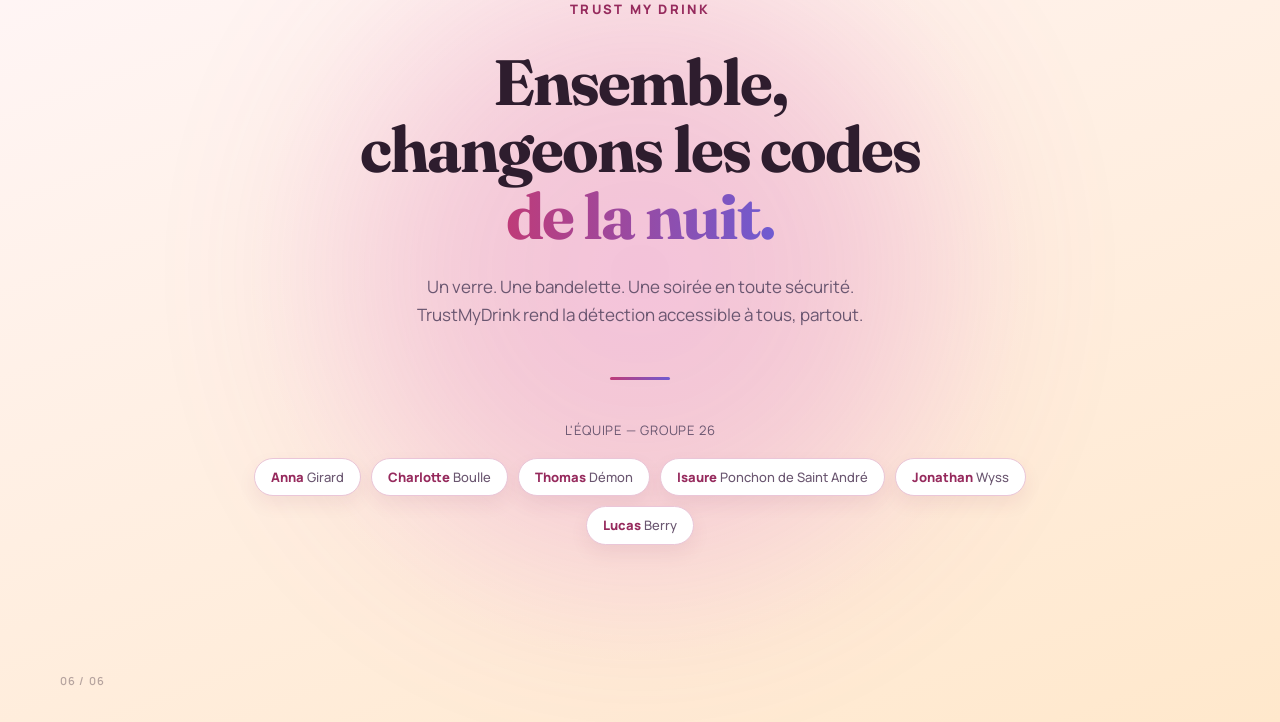
<file: presentation.html>
<!DOCTYPE html>
<html lang="fr">
<head>
  <meta charset="UTF-8" />
  <meta name="viewport" content="width=device-width, initial-scale=1.0" />
  <title>TrustMyDrink — Présentation</title>
  <style>
    @import url("https://fonts.googleapis.com/css2?family=Manrope:wght@400;500;600;700;800&family=Fraunces:opsz,wght@9..144,600;9..144,700&display=swap");

    *, *::before, *::after { box-sizing: border-box; margin: 0; padding: 0; }

    :root {
      --color-primary: #bf3b78;
      --color-primary-strong: #962a5d;
      --color-primary-soft: #f8c2da;
      --color-secondary: #6f5bd1;
      --color-accent: #ff8fab;
      --color-highlight: #f6d87a;
      --color-ink: #2e1d2e;
      --color-ink-muted: #6a5670;
      --color-bg: #fff7fb;
      --color-surface: #ffffff;
      --color-surface-tinted: #fff0f6;
      --color-border: #eac6d8;

      --font-body: "Manrope", "Segoe UI", "Helvetica Neue", Arial, sans-serif;
      --font-display: "Fraunces", "Times New Roman", serif;

      --shadow-sm: 0 8px 18px rgba(122, 52, 90, 0.08);
      --shadow-md: 0 16px 30px rgba(122, 52, 90, 0.14);
      --shadow-lg: 0 24px 50px rgba(122, 52, 90, 0.22);

      /* Alias legacy pour les styles inline existants */
      --pink: var(--color-primary);
      --purple: var(--color-secondary);
      --violet: var(--color-primary-strong);
      --light: var(--color-ink);
      --muted: var(--color-ink-muted);
      --glass: linear-gradient(170deg, #ffffff, #fff3f8);
      --border: var(--color-border);
    }

    html { scroll-behavior: smooth; }

    body {
      font-family: var(--font-body);
      background: var(--color-bg);
      color: var(--color-ink);
      overflow-x: hidden;
      line-height: 1.6;
    }

    /* ─── NAV DOTS ─────────────────────────────────────────── */
    .nav-dots {
      position: fixed;
      right: 28px;
      top: 50%;
      transform: translateY(-50%);
      z-index: 100;
      display: flex;
      flex-direction: column;
      gap: 10px;
    }
    .nav-dots a {
      width: 10px; height: 10px;
      border-radius: 50%;
      background: rgba(150, 42, 93, 0.25);
      display: block;
      transition: background .3s, transform .3s;
    }
    .nav-dots a:hover { background: var(--color-primary); transform: scale(1.4); }

    /* ─── SLIDE BASE ────────────────────────────────────────── */
    .slide {
      min-height: 100vh;
      width: 100%;
      display: flex;
      align-items: center;
      justify-content: center;
      position: relative;
      overflow: hidden;
      padding: 80px 60px;
    }

    /* decorative blob */
    .blob {
      position: absolute;
      border-radius: 50%;
      filter: blur(100px);
      opacity: .45;
      pointer-events: none;
    }

    /* ─── SLIDE 1 — COVER ───────────────────────────────────── */
    #slide-1 {
      background:
        radial-gradient(circle at 12% 15%, #ffe1f0 0%, transparent 38%),
        radial-gradient(circle at 88% 8%, #ffe8c9 0%, transparent 32%),
        linear-gradient(140deg, #ffe8f2 0%, #ffdbe9 58%, #ffe8cc 100%);
      flex-direction: column;
      text-align: center;
      gap: 0;
    }
    #slide-1 .blob-1 { width:600px; height:600px; background:var(--color-secondary); top:-150px; left:-150px; opacity:.32; }
    #slide-1 .blob-2 { width:500px; height:500px; background:var(--color-primary); bottom:-100px; right:-100px; opacity:.38; }

    .cover-top {
      display: flex;
      align-items: center;
      justify-content: center;
      gap: 16px;
      margin-bottom: 48px;
    }
    .cover-logo {
      font-size: 15px;
      font-weight: 800;
      letter-spacing: .12em;
      text-transform: uppercase;
      color: var(--color-primary-strong);
      border: 1.5px solid var(--color-primary);
      padding: 6px 18px;
      border-radius: 40px;
      background: rgba(255, 255, 255, 0.7);
    }
    .cover-group {
      font-size: 13px;
      color: var(--color-ink-muted);
      letter-spacing: .06em;
      font-weight: 600;
    }

    .cover-hero {
      position: relative;
      z-index: 2;
    }
    .cover-hero h1 {
      font-family: var(--font-display);
      font-size: clamp(52px, 7vw, 88px);
      font-weight: 700;
      line-height: 1.05;
      letter-spacing: -.03em;
      color: var(--color-ink);
    }
    .cover-hero h1 em {
      font-style: normal;
      background: linear-gradient(90deg, var(--color-primary), var(--color-secondary));
      -webkit-background-clip: text;
      -webkit-text-fill-color: transparent;
      background-clip: text;
    }
    .cover-hero p {
      margin-top: 24px;
      font-size: 20px;
      font-weight: 400;
      color: var(--color-ink-muted);
      max-width: 560px;
      margin-left: auto;
      margin-right: auto;
      line-height: 1.6;
    }
    .cover-image-wrap {
      margin-top: 52px;
      border-radius: 20px;
      overflow: hidden;
      box-shadow: var(--shadow-lg);
      border: 2px solid #f4bfd6;
      max-width: 860px;
      width: 100%;
    }
    .cover-image-wrap img { width: 100%; display: block; }

    .cover-team {
      margin-top: 36px;
      font-size: 12px;
      color: var(--color-ink-muted);
      letter-spacing: .06em;
      font-weight: 500;
    }

    /* ─── SLIDE 2 — PROBLÈME ────────────────────────────────── */
    #slide-2 {
      background:
        radial-gradient(circle at 88% 12%, #ffe8c9 0%, transparent 35%),
        linear-gradient(160deg, #fff7fb 0%, #ffeaf3 100%);
    }
    #slide-2 .blob-1 { width:400px; height:400px; background:var(--color-primary); top:0; right:0; opacity:.22; }

    .two-col {
      display: grid;
      grid-template-columns: 1fr 1fr;
      gap: 64px;
      max-width: 1100px;
      width: 100%;
    }

    .section-label {
      font-size: 11px;
      font-weight: 800;
      letter-spacing: .18em;
      text-transform: uppercase;
      color: var(--color-primary);
      margin-bottom: 20px;
    }
    .section-label.purple { color: var(--color-secondary); }

    .slide-title {
      font-family: var(--font-display);
      font-size: clamp(36px, 4vw, 56px);
      font-weight: 700;
      line-height: 1.1;
      letter-spacing: -.025em;
      margin-bottom: 28px;
      color: var(--color-ink);
    }
    .slide-body {
      font-size: 16px;
      line-height: 1.75;
      color: var(--color-ink-muted);
    }

    .stat-row {
      display: flex;
      flex-direction: column;
      gap: 20px;
      margin-top: 8px;
    }
    .stat-card {
      background: linear-gradient(170deg, #ffffff, #fff3f8);
      border: 1px solid var(--color-border);
      border-radius: 16px;
      padding: 24px 28px;
      display: flex;
      align-items: flex-start;
      gap: 20px;
      box-shadow: var(--shadow-sm);
    }
    .stat-icon {
      font-size: 32px;
      flex-shrink: 0;
    }
    .stat-card h3 {
      font-family: var(--font-display);
      font-size: 22px;
      font-weight: 700;
      color: var(--color-ink);
      margin-bottom: 6px;
    }
    .stat-card p {
      font-size: 14px;
      color: var(--color-ink-muted);
      line-height: 1.5;
    }
    .stat-card strong { color: var(--color-primary-strong); }

    /* ─── SLIDE 3 — SOLUTION ────────────────────────────────── */
    #slide-3 {
      background:
        radial-gradient(circle at 15% 85%, #f9d8ff 0%, transparent 38%),
        linear-gradient(160deg, #fff7fb 0%, #ffeef6 100%);
    }
    #slide-3 .blob-1 { width:500px; height:500px; background:var(--color-secondary); bottom:-100px; left:-100px; opacity:.32; }

    .solution-layout {
      display: grid;
      grid-template-columns: 1.1fr 1fr;
      gap: 72px;
      max-width: 1100px;
      width: 100%;
      align-items: center;
    }

    .feature-list {
      list-style: none;
      display: flex;
      flex-direction: column;
      gap: 18px;
      margin-top: 32px;
    }
    .feature-list li {
      display: flex;
      align-items: flex-start;
      gap: 14px;
      font-size: 15px;
      color: var(--color-ink-muted);
      line-height: 1.5;
    }
    .feature-list .check {
      width: 24px;
      height: 24px;
      border-radius: 50%;
      background: linear-gradient(135deg, var(--color-primary), var(--color-secondary));
      color: #ffffff;
      display: flex;
      align-items: center;
      justify-content: center;
      font-size: 11px;
      font-weight: 800;
      flex-shrink: 0;
      margin-top: 1px;
    }
    .feature-list strong { color: var(--color-ink); }

    .product-visual {
      background: linear-gradient(145deg, #ffffff, #fff3f8);
      border: 1px solid var(--color-border);
      border-radius: 24px;
      padding: 48px 40px;
      text-align: center;
      box-shadow: var(--shadow-md);
    }
    .product-visual .glass-emoji { font-size: 80px; display: block; margin-bottom: 20px; }
    .product-visual h3 {
      font-family: var(--font-display);
      font-size: 20px;
      font-weight: 700;
      margin-bottom: 8px;
      color: var(--color-ink);
    }
    .product-visual p {
      font-size: 14px;
      color: var(--color-ink-muted);
      line-height: 1.6;
    }
    .badge-row {
      display: flex;
      flex-wrap: wrap;
      gap: 8px;
      justify-content: center;
      margin-top: 24px;
    }
    .badge {
      font-size: 11px;
      font-weight: 800;
      letter-spacing: .08em;
      text-transform: uppercase;
      padding: 6px 14px;
      border-radius: 20px;
      border: 1px solid;
    }
    .badge.pink   { color: var(--color-primary-strong); border-color: var(--color-primary-soft); background: #fff0f6; }
    .badge.purple { color: var(--color-secondary); border-color: rgba(111, 91, 209, 0.4); background: rgba(111, 91, 209, 0.10); }
    .badge.teal   { color: #2f7a52; border-color: #b0ddc0; background: #ecf8f0; }

    /* ─── SLIDE 4 — MARCHÉ ──────────────────────────────────── */
    #slide-4 {
      background:
        radial-gradient(circle at 12% 15%, #ffe1f0 0%, transparent 38%),
        radial-gradient(circle at 88% 8%, #ffe8c9 0%, transparent 32%),
        var(--color-bg);
    }
    #slide-4 .blob-1 { width:400px; height:400px; background:var(--color-primary); top:-80px; right:100px; opacity:.22; }
    #slide-4 .blob-2 { width:350px; height:350px; background:var(--color-secondary); bottom:-60px; left:60px; opacity:.26; }

    .market-layout {
      max-width: 1100px;
      width: 100%;
    }
    .market-header {
      text-align: center;
      margin-bottom: 56px;
    }
    .market-cards {
      display: grid;
      grid-template-columns: repeat(3, 1fr);
      gap: 24px;
    }
    .market-card {
      background: linear-gradient(170deg, #ffffff, #fff3f8);
      border: 1px solid var(--color-border);
      border-radius: 20px;
      padding: 32px 28px;
      box-shadow: var(--shadow-sm);
      transition: transform .25s, border-color .25s, box-shadow .25s;
    }
    .market-card:hover {
      transform: translateY(-6px);
      border-color: var(--color-primary);
      box-shadow: var(--shadow-md);
    }
    .market-card .icon { font-size: 36px; margin-bottom: 16px; display: block; }
    .market-card h3 {
      font-family: var(--font-display);
      font-size: 18px;
      font-weight: 700;
      margin-bottom: 10px;
      color: var(--color-ink);
    }
    .market-card p {
      font-size: 14px;
      color: var(--color-ink-muted);
      line-height: 1.6;
    }
    .market-card .highlight {
      font-size: 13px;
      font-weight: 800;
      color: var(--color-primary);
      margin-top: 12px;
      display: block;
    }

    /* ─── SLIDE 5 — BUSINESS MODEL ──────────────────────────── */
    #slide-5 {
      background:
        radial-gradient(circle at 90% 10%, #f9d8ff 0%, transparent 35%),
        linear-gradient(160deg, #fff7fb 0%, #ffeaf3 100%);
    }
    #slide-5 .blob-1 { width:450px; height:450px; background:var(--color-secondary); top:-80px; right:-80px; opacity:.28; }

    .biz-layout {
      max-width: 1100px;
      width: 100%;
    }
    .biz-header { margin-bottom: 48px; }

    .biz-grid {
      display: grid;
      grid-template-columns: 1.3fr 1fr;
      gap: 28px;
      align-items: start;
    }

    .pricing-table {
      background: var(--color-surface);
      border: 1px solid var(--color-border);
      border-radius: 20px;
      overflow: hidden;
      box-shadow: var(--shadow-sm);
    }
    .pricing-table table {
      width: 100%;
      border-collapse: collapse;
    }
    .pricing-table thead tr {
      background: linear-gradient(90deg, rgba(191, 59, 120, 0.16), rgba(111, 91, 209, 0.16));
    }
    .pricing-table th, .pricing-table td {
      padding: 14px 20px;
      text-align: left;
      font-size: 14px;
    }
    .pricing-table th {
      font-weight: 800;
      color: var(--color-primary-strong);
      font-size: 12px;
      letter-spacing: .08em;
      text-transform: uppercase;
    }
    .pricing-table td { color: var(--color-ink-muted); border-top: 1px solid var(--color-border); }
    .pricing-table td:first-child { color: var(--color-ink); font-weight: 600; }
    .pricing-table .price { color: var(--color-primary-strong); font-weight: 800; }
    .pricing-table .margin { color: #2f7a52; font-weight: 700; }

    .revenue-cards {
      display: flex;
      flex-direction: column;
      gap: 18px;
    }
    .revenue-card {
      background: linear-gradient(170deg, #ffffff, #fff3f8);
      border: 1px solid var(--color-border);
      border-radius: 16px;
      padding: 22px 24px;
      box-shadow: var(--shadow-sm);
    }
    .revenue-card .r-label {
      font-size: 11px;
      font-weight: 800;
      letter-spacing: .14em;
      text-transform: uppercase;
      color: var(--color-ink-muted);
      margin-bottom: 8px;
    }
    .revenue-card .r-value {
      font-family: var(--font-display);
      font-size: 28px;
      font-weight: 700;
      background: linear-gradient(90deg, var(--color-primary), var(--color-secondary));
      -webkit-background-clip: text;
      -webkit-text-fill-color: transparent;
      background-clip: text;
    }
    .revenue-card .r-desc {
      font-size: 13px;
      color: var(--color-ink-muted);
      margin-top: 6px;
      line-height: 1.4;
    }

    /* ─── SLIDE 6 — ÉQUIPE / CTA ────────────────────────────── */
    #slide-6 {
      background:
        radial-gradient(circle at 50% 50%, #ffe1f0 0%, transparent 50%),
        linear-gradient(160deg, #fff7fb 0%, #ffe8cc 100%);
      flex-direction: column;
      text-align: center;
    }
    #slide-6 .blob-1 { width:600px; height:600px; background:var(--color-primary); top:50%; left:50%; transform:translate(-50%,-50%); opacity:.18; }

    .cta-content { position: relative; z-index: 2; max-width: 800px; }
    .cta-content .cover-logo-big {
      font-size: 13px;
      font-weight: 800;
      letter-spacing: .18em;
      text-transform: uppercase;
      color: var(--color-primary-strong);
      margin-bottom: 28px;
      display: block;
    }
    .cta-content h2 {
      font-family: var(--font-display);
      font-size: clamp(40px, 5vw, 68px);
      font-weight: 700;
      line-height: 1.05;
      letter-spacing: -.03em;
      margin-bottom: 24px;
      color: var(--color-ink);
    }
    .cta-content p {
      font-size: 17px;
      color: var(--color-ink-muted);
      line-height: 1.65;
      margin-bottom: 48px;
    }

    .team-grid {
      display: flex;
      flex-wrap: wrap;
      gap: 10px;
      justify-content: center;
      margin-top: 16px;
    }
    .team-chip {
      font-size: 13px;
      font-weight: 500;
      padding: 8px 16px;
      background: var(--color-surface);
      border: 1px solid var(--color-border);
      border-radius: 24px;
      color: var(--color-ink-muted);
      box-shadow: var(--shadow-sm);
    }
    .team-chip span { color: var(--color-primary-strong); font-weight: 800; }

    .divider {
      width: 60px;
      height: 3px;
      background: linear-gradient(90deg, var(--color-primary), var(--color-secondary));
      border-radius: 2px;
      margin: 40px auto;
    }

    /* ─── SLIDE NUMBER ──────────────────────────────────────── */
    .slide-num {
      position: absolute;
      bottom: 32px;
      left: 60px;
      font-size: 11px;
      font-weight: 600;
      color: rgba(46, 29, 46, 0.35);
      letter-spacing: .1em;
    }
  </style>
</head>
<body>

  <!-- Nav dots -->
  <nav class="nav-dots" aria-label="Navigation">
    <a href="#slide-1" title="Accueil"></a>
    <a href="#slide-2" title="Problème"></a>
    <a href="#slide-3" title="Solution"></a>
    <a href="#slide-4" title="Marché"></a>
    <a href="#slide-5" title="Business Model"></a>
    <a href="#slide-6" title="Équipe"></a>
  </nav>

  <!-- ────────────────────────────────────────────── -->
  <!-- SLIDE 1 – COVER                               -->
  <!-- ────────────────────────────────────────────── -->
  <section class="slide" id="slide-1">
    <div class="blob blob-1"></div>
    <div class="blob blob-2"></div>

    <div class="cover-hero">
      <div class="cover-top">
        <div class="cover-logo">Trust My Drink</div>
        <div class="cover-group">Groupe 26</div>
      </div>

      <h1>Un verre qui<br/><em>pense pour toi.</em></h1>
      <p>Détection instantanée de drogues dans votre boisson — réutilisable, discret, et conçu pour la nuit.</p>

      <div class="cover-image-wrap">
        <img src="presentation_image.png" alt="TrustMyDrink — verres anti-drogue" />
      </div>

      <div class="cover-team">
        Anna Girard · Charlotte Boulle · Thomas Démon · Isaure Ponchon de Saint André · Jonathan Wyss · Lucas Berry
      </div>
    </div>

    <span class="slide-num">01 / 06</span>
  </section>

  <!-- ────────────────────────────────────────────── -->
  <!-- SLIDE 2 – PROBLÈME                            -->
  <!-- ────────────────────────────────────────────── -->
  <section class="slide" id="slide-2">
    <div class="blob blob-1"></div>

    <div class="two-col">
      <div>
        <p class="section-label">Le problème</p>
        <h2 class="slide-title">La nuit n'est pas aussi safe qu'elle devrait l'être.</h2>
        <p class="slide-body">
          Boîtes de nuit, bars, festivals&nbsp;: la soumission chimique progresse. Les victimes de drogues ajoutées dans les verres sont de plus en plus nombreuses. Les solutions existantes&nbsp;? Insuffisantes.
        </p>
      </div>

      <div class="stat-row">
        <div class="stat-card">
          <span class="stat-icon">🚫</span>
          <div>
            <h3>Couvercles de verre</h3>
            <p>Protègent physiquement mais ne <strong>détectent rien</strong>. Inutiles si la drogue est ajoutée avant la remise du verre.</p>
          </div>
        </div>
        <div class="stat-card">
          <span class="stat-icon">⚗️</span>
          <div>
            <h3>Faux ongles / bandelettes nues</h3>
            <p>Libèrent des <strong>substances toxiques</strong> dans le verre ou nécessitent une goutte prélevée — pas pratique en soirée.</p>
          </div>
        </div>
        <div class="stat-card">
          <span class="stat-icon">🕐</span>
          <div>
            <h3>Tests urinaires</h3>
            <p>Efficaces <strong>après coup</strong>, pas en temps réel. La réaction doit être immédiate.</p>
          </div>
        </div>
      </div>
    </div>

    <span class="slide-num">02 / 06</span>
  </section>

  <!-- ────────────────────────────────────────────── -->
  <!-- SLIDE 3 – SOLUTION                            -->
  <!-- ────────────────────────────────────────────── -->
  <section class="slide" id="slide-3">
    <div class="blob blob-1"></div>

    <div class="solution-layout">
      <div>
        <p class="section-label purple">Notre solution</p>
        <h2 class="slide-title">Protection intégrée. Détection en temps réel.</h2>
        <p class="slide-body">
          TrustMyDrink intègre une bandelette chimique dans un rail incisé à l'intérieur du verre. Le liquide y entre par capillarité — sans contact avec votre boisson.
        </p>

        <ul class="feature-list">
          <li>
            <span class="check">✓</span>
            <span><strong>Réutilisable :</strong> le verre se lave, seule la bandelette est jetée.</span>
          </li>
          <li>
            <span class="check">✓</span>
            <span><strong>Instantané :</strong> résultat visible en quelques secondes, sans manipulation.</span>
          </li>
          <li>
            <span class="check">✓</span>
            <span><strong>Sans contamination :</strong> la capsule plastique isole les réactifs chimiques de la boisson.</span>
          </li>
          <li>
            <span class="check">✓</span>
            <span><strong>Discret :</strong> design pensé pour les festivités, semblable à un verre standard.</span>
          </li>
          <li>
            <span class="check">✓</span>
            <span><strong>Écologique :</strong> verre recyclable, moins de déchets qu'un test jetable complet.</span>
          </li>
        </ul>
      </div>

      <div class="product-visual">
        <span class="glass-emoji">🥃</span>
        <h3>Le verre TrustMyDrink</h3>
        <p>Rail intégré + bandelette de détection encapsulée. Tester sa boisson devient un geste naturel.</p>

        <div class="badge-row">
          <span class="badge pink">Anti-drogue</span>
          <span class="badge purple">Réutilisable</span>
          <span class="badge teal">Eco-responsable</span>
          <span class="badge pink">Instantané</span>
          <span class="badge purple">B2C + B2B</span>
        </div>
      </div>
    </div>

    <span class="slide-num">03 / 06</span>
  </section>

  <!-- ────────────────────────────────────────────── -->
  <!-- SLIDE 4 – MARCHÉ & STRATÉGIE                  -->
  <!-- ────────────────────────────────────────────── -->
  <section class="slide" id="slide-4">
    <div class="blob blob-1"></div>
    <div class="blob blob-2"></div>

    <div class="market-layout">
      <div class="market-header">
        <p class="section-label">Marché &amp; Distribution</p>
        <h2 class="slide-title">Deux leviers, un marché massif.</h2>
      </div>

      <div class="market-cards">
        <div class="market-card">
          <span class="icon">🎉</span>
          <h3>18–30 ans</h3>
          <p>Cible principale via TikTok, Instagram et Facebook. Campagnes digitales redirigeant vers le site e-commerce et Amazon.</p>
          <span class="highlight">→ Canal digital direct</span>
        </div>
        <div class="market-card">
          <span class="icon">👪</span>
          <h3>Parents</h3>
          <p>Segment rassurant via presse et TV. Le verre devient un incontournable de protection familiale.</p>
          <span class="highlight">→ Médias traditionnels</span>
        </div>
        <div class="market-card">
          <span class="icon">🏢</span>
          <h3>Professionnels</h3>
          <p>Bars, boîtes de nuit, festivals. Intégration dans les catalogues de France Boissons, Tafanel, Le Petit Fournisseur.</p>
          <span class="highlight">→ Distribution B2B massive</span>
        </div>
      </div>

      <div style="margin-top:36px; text-align:center;">
        <p style="font-size:15px; color:var(--muted); max-width:700px; margin:0 auto;">
          Les établissements partenaires affichent le label <strong style="color:var(--light)">"Safe Place"</strong> — créant un climat de confiance immédiat et amplifiant notre présence physique.
        </p>
      </div>
    </div>

    <span class="slide-num">04 / 06</span>
  </section>

  <!-- ────────────────────────────────────────────── -->
  <!-- SLIDE 5 – BUSINESS MODEL                      -->
  <!-- ────────────────────────────────────────────── -->
  <section class="slide" id="slide-5">
    <div class="blob blob-1"></div>

    <div class="biz-layout">
      <div class="biz-header">
        <p class="section-label">Business Model</p>
        <h2 class="slide-title">Un modèle rentable dès le premier verre.</h2>
      </div>

      <div class="biz-grid">
        <div class="pricing-table">
          <table>
            <thead>
              <tr>
                <th>Produit</th>
                <th>Canal</th>
                <th>Prix</th>
                <th>Marge</th>
              </tr>
            </thead>
            <tbody>
              <tr>
                <td>Verre TrustMyDrink</td>
                <td>Particuliers (B2C)</td>
                <td class="price">5,00 €</td>
                <td class="margin">~2,00 €</td>
              </tr>
              <tr>
                <td>Verre TrustMyDrink</td>
                <td>Grossistes (B2B)</td>
                <td class="price">3–4 €</td>
                <td class="margin">Volume</td>
              </tr>
              <tr>
                <td>Pack 5 bandelettes</td>
                <td>Recharge B2C</td>
                <td class="price">6,00 €</td>
                <td class="margin">Récurrent</td>
              </tr>
              <tr>
                <td>Pack 10 bandelettes</td>
                <td>Recharge B2C</td>
                <td class="price">10,00 €</td>
                <td class="margin">Récurrent</td>
              </tr>
            </tbody>
          </table>
        </div>

        <div class="revenue-cards">
          <div class="revenue-card">
            <div class="r-label">Coût de revient</div>
            <div class="r-value">~3,00 €</div>
            <div class="r-desc">Verre + encoche + bandelette incluse + packaging + logistique</div>
          </div>
          <div class="revenue-card">
            <div class="r-label">Revenu récurrent</div>
            <div class="r-value">Bandelettes</div>
            <div class="r-desc">Les bandelettes sont consommables — chaque verre vendu génère des achats récurrents.</div>
          </div>
          <div class="revenue-card">
            <div class="r-label">Avantage concurrentiel prix</div>
            <div class="r-value">+1–3 €</div>
            <div class="r-desc">Légèrement au-dessus des verres réutilisables classiques (2–4 €), justifié par la fonctionnalité de sécurité.</div>
          </div>
        </div>
      </div>
    </div>

    <span class="slide-num">05 / 06</span>
  </section>

  <!-- ────────────────────────────────────────────── -->
  <!-- SLIDE 6 – ÉQUIPE / CTA                        -->
  <!-- ────────────────────────────────────────────── -->
  <section class="slide" id="slide-6">
    <div class="blob blob-1"></div>

    <div class="cta-content">
      <span class="cover-logo-big">Trust My Drink</span>
      <h2>Ensemble,<br/>changeons les codes<br/><em style="background:linear-gradient(90deg,var(--pink),var(--purple));-webkit-background-clip:text;-webkit-text-fill-color:transparent;background-clip:text;font-style:normal;">de la nuit.</em></h2>
      <p>Un verre. Une bandelette. Une soirée en toute sécurité.<br/>TrustMyDrink rend la détection accessible à tous, partout.</p>

      <div class="divider"></div>

      <p style="font-size:13px; color:var(--muted); letter-spacing:.06em; margin-bottom:16px;">L'ÉQUIPE — GROUPE 26</p>
      <div class="team-grid">
        <div class="team-chip"><span>Anna</span> Girard</div>
        <div class="team-chip"><span>Charlotte</span> Boulle</div>
        <div class="team-chip"><span>Thomas</span> Démon</div>
        <div class="team-chip"><span>Isaure</span> Ponchon de Saint André</div>
        <div class="team-chip"><span>Jonathan</span> Wyss</div>
        <div class="team-chip"><span>Lucas</span> Berry</div>
      </div>
    </div>

    <span class="slide-num">06 / 06</span>
  </section>

</body>
</html>
</file>
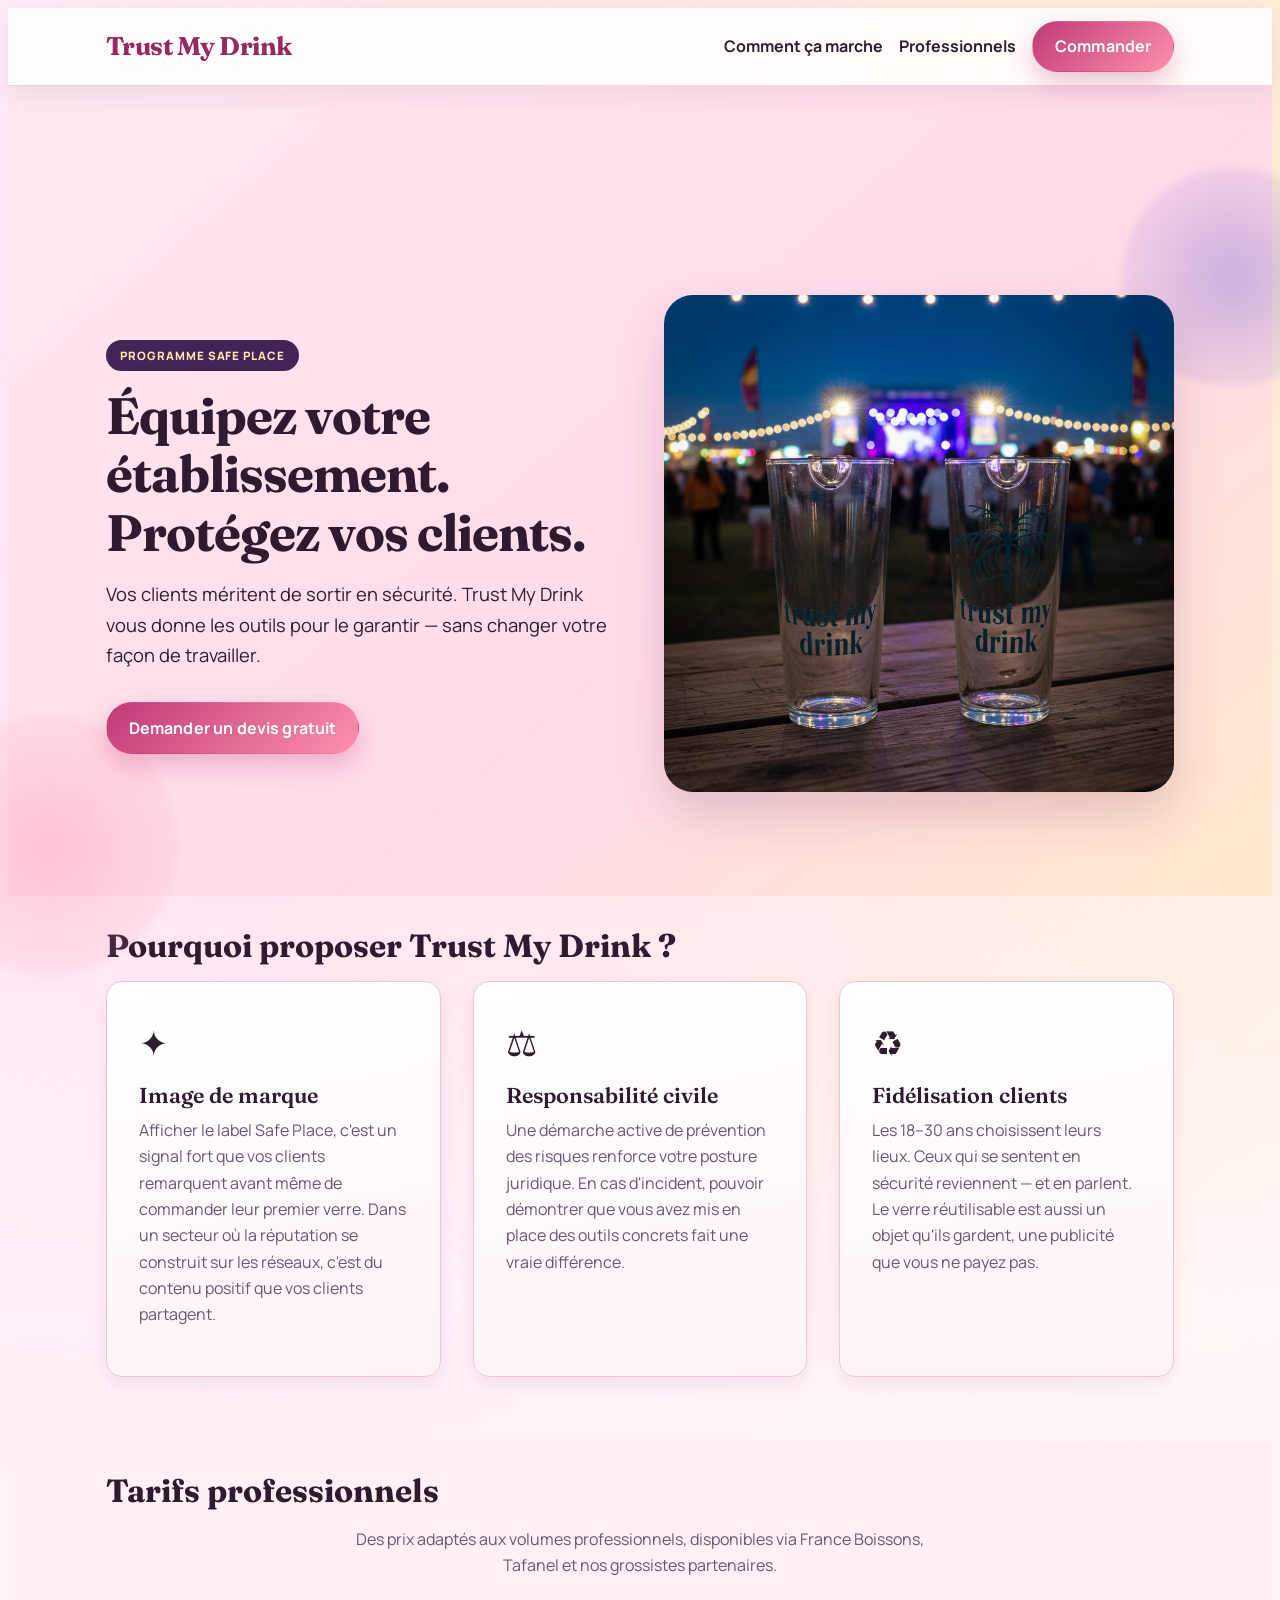
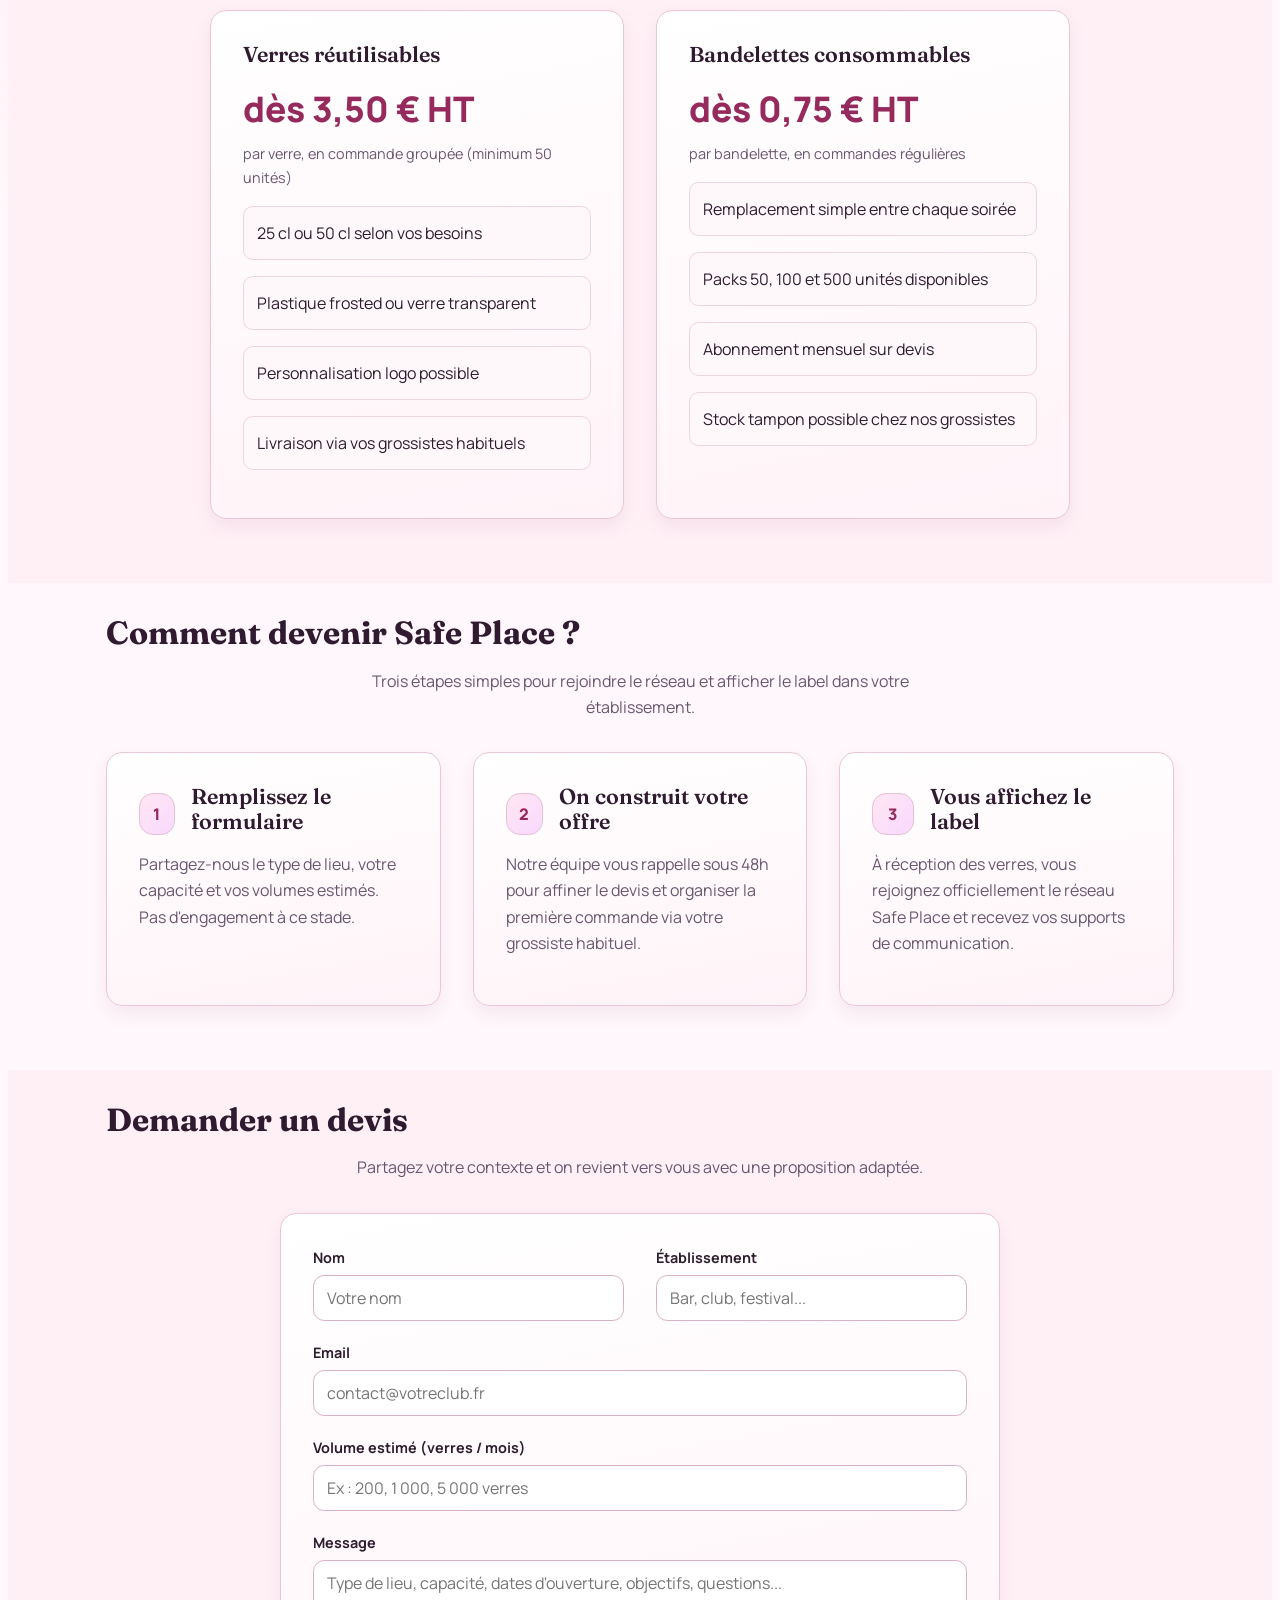
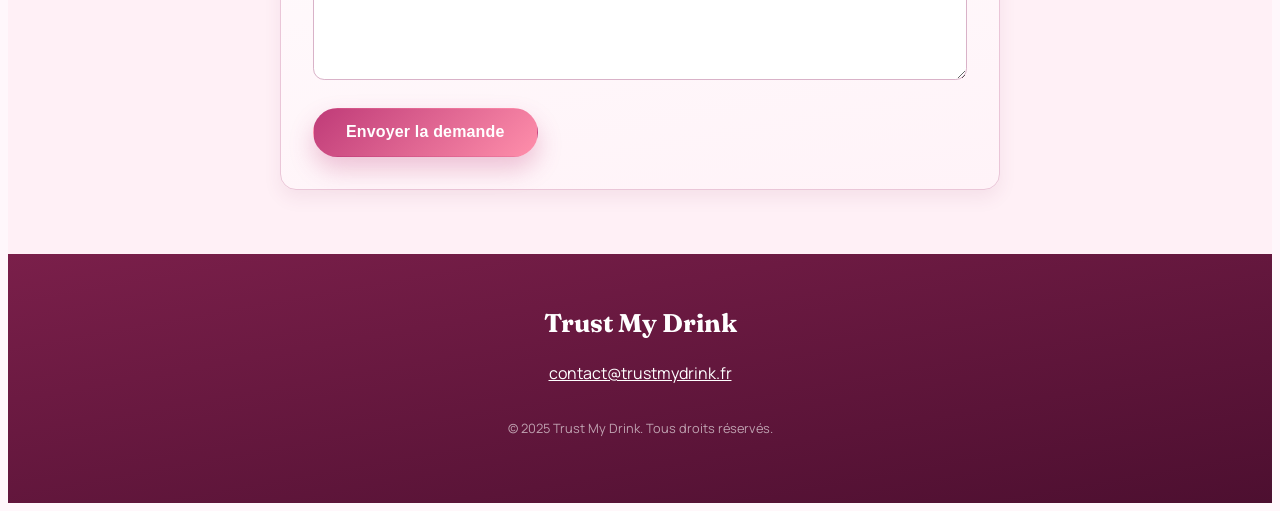
<file: professionnels.html>
<!DOCTYPE html>
<html lang="fr">
<head>
    <meta charset="UTF-8">
    <meta name="viewport" content="width=device-width, initial-scale=1.0">
    <title>Trust My Drink - Professionnels & Safe Place</title>
    <meta name="description" content="Équipez votre établissement avec Trust My Drink. Tarifs pro dès 3,50 € HT/verre, programme Safe Place, devis gratuit.">
    <link rel="stylesheet" href="css/styles.css">
</head>
<body class="page-professionnels">
    <nav class="navbar">
        <div class="container nav-content">
            <a href="index.html" class="brand">Trust My Drink</a>
            <div class="nav-links">
                <a href="comment-ca-marche.html" class="nav-link">Comment ça marche</a>
                <a href="professionnels.html" class="nav-link">Professionnels</a>
                <a href="packs.html" class="btn btn-primary">Commander</a>
            </div>
        </div>
    </nav>

    <!-- HERO -->
    <header class="hero">
        <div class="container" style="display: grid; grid-template-columns: 1fr 1fr; gap: 3rem; align-items: center;">
            <div>
                <span style="display:inline-block; padding: 0.35rem 0.9rem; background: #422457; color: #ffe7b0; font-size: 0.72rem; font-weight: 800; border-radius: 9999px; text-transform: uppercase; letter-spacing: 0.08em; margin-bottom: 1rem;">Programme Safe Place</span>
                <h1>Équipez votre établissement. Protégez vos clients.</h1>
                <p style="font-size: 1.15rem; color: var(--color-ink);">
                    Vos clients méritent de sortir en sécurité. Trust My Drink vous donne les outils pour le garantir —
                    sans changer votre façon de travailler.
                </p>
                <a href="#contact-form" class="btn btn-primary" style="margin-top: 1rem;">Demander un devis gratuit</a>
            </div>
            <div>
                <img src="images/FondFestival.png" alt="Festival avec verres Trust My Drink" style="width:100%; border-radius: var(--radius-lg); box-shadow: var(--shadow-lg);">
            </div>
        </div>
    </header>

    <!-- POURQUOI TRUST MY DRINK -->
    <section class="section">
        <div class="container">
            <h2>Pourquoi proposer Trust My Drink ?</h2>
            <div class="steps">
                <div class="card">
                    <div style="font-size: 2.2rem; margin-bottom: 0.75rem;">✦</div>
                    <h3>Image de marque</h3>
                    <p>
                        Afficher le label Safe Place, c'est un signal fort que vos clients remarquent avant même de commander leur premier verre.
                        Dans un secteur où la réputation se construit sur les réseaux, c'est du contenu positif que vos clients partagent.
                    </p>
                </div>
                <div class="card">
                    <div style="font-size: 2.2rem; margin-bottom: 0.75rem;">⚖</div>
                    <h3>Responsabilité civile</h3>
                    <p>
                        Une démarche active de prévention des risques renforce votre posture juridique.
                        En cas d'incident, pouvoir démontrer que vous avez mis en place des outils concrets fait une vraie différence.
                    </p>
                </div>
                <div class="card">
                    <div style="font-size: 2.2rem; margin-bottom: 0.75rem;">♻</div>
                    <h3>Fidélisation clients</h3>
                    <p>
                        Les 18–30 ans choisissent leurs lieux. Ceux qui se sentent en sécurité reviennent — et en parlent.
                        Le verre réutilisable est aussi un objet qu'ils gardent, une publicité que vous ne payez pas.
                    </p>
                </div>
            </div>
        </div>
    </section>

    <!-- TARIFS PRO -->
    <section class="section" style="background: #fff0f6;">
        <div class="container">
            <h2>Tarifs professionnels</h2>
            <p style="text-align: center; color: var(--color-ink-muted); max-width: 600px; margin: 0 auto 2rem;">
                Des prix adaptés aux volumes professionnels, disponibles via France Boissons, Tafanel et nos grossistes partenaires.
            </p>
            <div class="two-col" style="max-width: 860px; margin: 0 auto;">
                <div class="card">
                    <h3>Verres réutilisables</h3>
                    <div style="font-size: 2.2rem; font-weight: 800; color: var(--color-primary-strong); margin: 0.75rem 0 0.25rem;">dès 3,50 € HT</div>
                    <p style="font-size: 0.9rem; color: var(--color-ink-muted);">par verre, en commande groupée (minimum 50 unités)</p>
                    <ul class="contact-list" style="margin-top: 1rem;">
                        <li class="contact-item">25 cl ou 50 cl selon vos besoins</li>
                        <li class="contact-item">Plastique frosted ou verre transparent</li>
                        <li class="contact-item">Personnalisation logo possible</li>
                        <li class="contact-item">Livraison via vos grossistes habituels</li>
                    </ul>
                </div>
                <div class="card">
                    <h3>Bandelettes consommables</h3>
                    <div style="font-size: 2.2rem; font-weight: 800; color: var(--color-primary-strong); margin: 0.75rem 0 0.25rem;">dès 0,75 € HT</div>
                    <p style="font-size: 0.9rem; color: var(--color-ink-muted);">par bandelette, en commandes régulières</p>
                    <ul class="contact-list" style="margin-top: 1rem;">
                        <li class="contact-item">Remplacement simple entre chaque soirée</li>
                        <li class="contact-item">Packs 50, 100 et 500 unités disponibles</li>
                        <li class="contact-item">Abonnement mensuel sur devis</li>
                        <li class="contact-item">Stock tampon possible chez nos grossistes</li>
                    </ul>
                </div>
            </div>
        </div>
    </section>

    <!-- DEVENIR SAFE PLACE -->
    <section class="section">
        <div class="container">
            <h2>Comment devenir Safe Place ?</h2>
            <p style="text-align: center; color: var(--color-ink-muted); max-width: 600px; margin: 0 auto 2rem;">
                Trois étapes simples pour rejoindre le réseau et afficher le label dans votre établissement.
            </p>
            <div class="steps">
                <div class="card">
                    <div class="step-title">
                        <span class="step-badge">1</span>
                        <h3>Remplissez le formulaire</h3>
                    </div>
                    <p>Partagez-nous le type de lieu, votre capacité et vos volumes estimés. Pas d'engagement à ce stade.</p>
                </div>
                <div class="card">
                    <div class="step-title">
                        <span class="step-badge">2</span>
                        <h3>On construit votre offre</h3>
                    </div>
                    <p>Notre équipe vous rappelle sous 48h pour affiner le devis et organiser la première commande via votre grossiste habituel.</p>
                </div>
                <div class="card">
                    <div class="step-title">
                        <span class="step-badge">3</span>
                        <h3>Vous affichez le label</h3>
                    </div>
                    <p>À réception des verres, vous rejoignez officiellement le réseau Safe Place et recevez vos supports de communication.</p>
                </div>
            </div>
        </div>
    </section>

    <!-- FORMULAIRE DE CONTACT -->
    <section class="section" id="contact-form" style="background: #fff0f6;">
        <div class="container">
            <h2>Demander un devis</h2>
            <p style="text-align: center; color: var(--color-ink-muted); max-width: 600px; margin: 0 auto 2rem;">
                Partagez votre contexte et on revient vers vous avec une proposition adaptée.
            </p>
            <div style="max-width: 720px; margin: 0 auto;">
                <form class="card" style="display: grid; gap: 1.25rem; padding: 2rem;">
                    <div class="two-col">
                        <div>
                            <label for="prenom">Nom</label>
                            <input id="prenom" name="prenom" type="text" placeholder="Votre nom">
                        </div>
                        <div>
                            <label for="etablissement">Établissement</label>
                            <input id="etablissement" name="etablissement" type="text" placeholder="Bar, club, festival...">
                        </div>
                    </div>
                    <div>
                        <label for="email">Email</label>
                        <input id="email" name="email" type="email" placeholder="contact@votreclub.fr">
                    </div>
                    <div>
                        <label for="volume-estime">Volume estimé (verres / mois)</label>
                        <input id="volume-estime" name="volume" type="text" placeholder="Ex : 200, 1 000, 5 000 verres">
                    </div>
                    <div>
                        <label for="message">Message</label>
                        <textarea id="message" name="message" placeholder="Type de lieu, capacité, dates d'ouverture, objectifs, questions..."></textarea>
                    </div>
                    <button class="btn btn-primary" type="button" style="justify-self: start; padding: 0.9rem 2rem;">Envoyer la demande</button>
                </form>
            </div>
        </div>
    </section>

    <footer style="background: linear-gradient(170deg, #7a1f4a 0%, #4d0f30 100%); color: #ffe1ee; padding: 3rem 0; text-align: center;">
        <div class="container">
            <span style="color: #ffffff; font-family: var(--font-display); font-weight: 700; font-size: 1.6rem; display: block; margin-bottom: 1rem;">Trust My Drink</span>
            <a href="mailto:contact@trustmydrink.fr" style="color: #ffffff;">contact@trustmydrink.fr</a>
            <p style="margin-top: 2rem; font-size: 0.8rem; color: rgba(255, 255, 255, 0.6);">© 2025 Trust My Drink. Tous droits réservés.</p>
        </div>
    </footer>
</body>
</html>
</file>
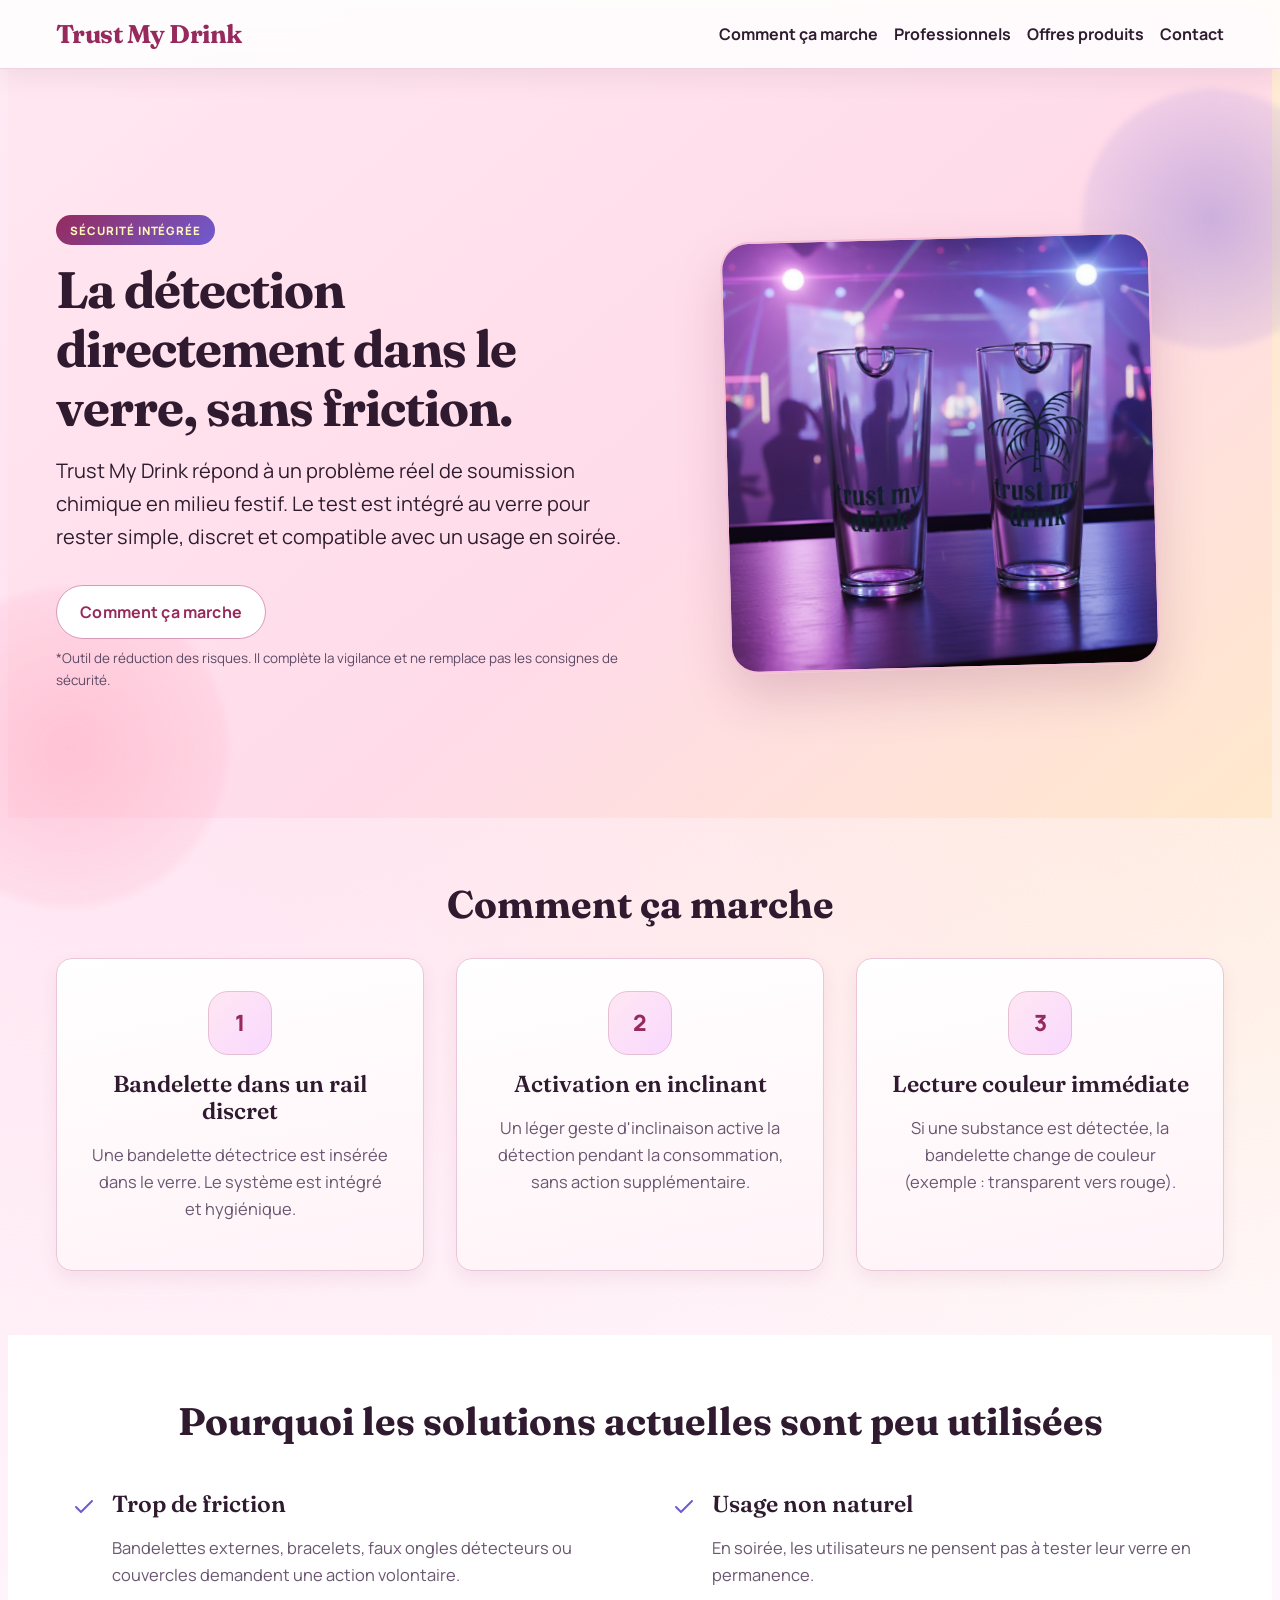
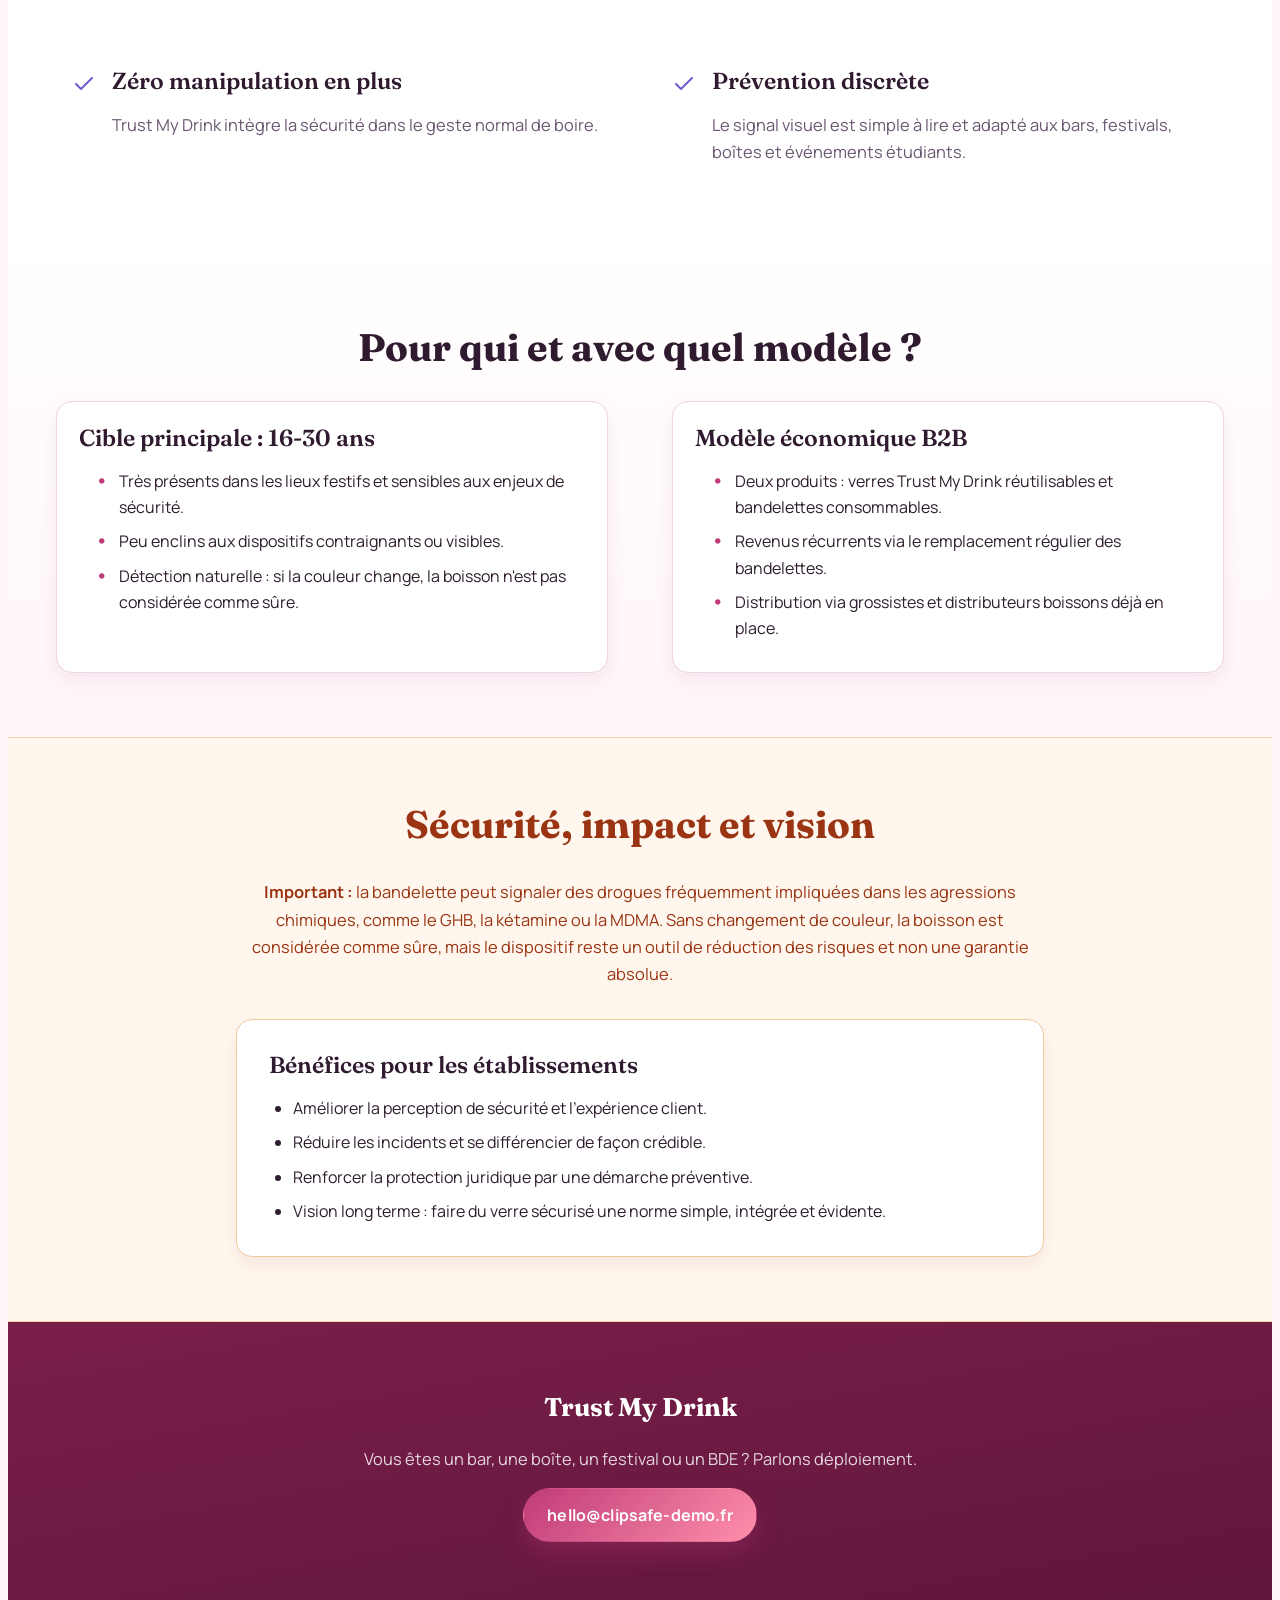
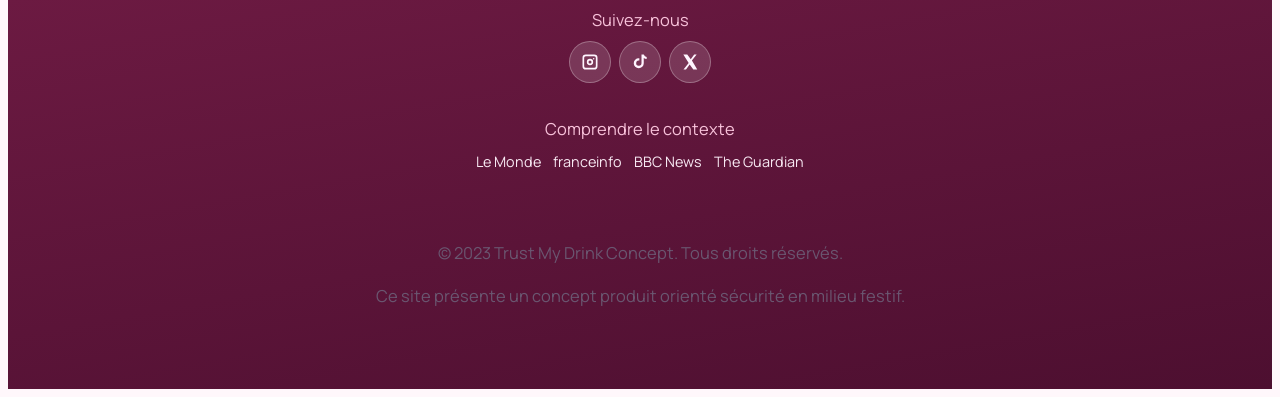
<file: site.html>
<!DOCTYPE html>
<html lang="fr">
<head>
    <meta charset="UTF-8">
    <meta name="viewport" content="width=device-width, initial-scale=1.0">
    <title>Trust My Drink - Le verre avec détection intégrée</title>
    <meta name="description" content="Trust My Drink intègre une bandelette de détection dans le verre pour réduire le risque de soumission chimique en bars, festivals et boîtes de nuit.">
    <link rel="stylesheet" href="css/styles.css">
</head>
<body class="page-site">

    <!-- NAVIGATION -->
    <nav class="navbar">
        <div class="container nav-content">
            <a href="site.html" class="brand">Trust My Drink</a>
            <div class="nav-links">
                <a href="comment-ca-marche.html" class="nav-link">Comment ça marche</a>
                <a href="professionnels.html" class="nav-link">Professionnels</a>
                <a href="packs.html" class="nav-link">Offres produits</a>
                <a href="site.html#contact" class="nav-link">Contact</a>
            </div>
        </div>
    </nav>
<!-- HERO SECTION -->
    <section class="hero">
        <div class="container hero-grid">
            <div class="hero-text">
                <span class="badge">Sécurité intégrée</span>
                <h1>La détection directement dans le verre, sans friction.</h1>
                <p class="hero-lead">
                    Trust My Drink répond à un problème réel de soumission chimique en milieu festif.
                    Le test est intégré au verre pour rester simple, discret et compatible avec un usage en soirée.
                </p>
                <div class="hero-actions">
                    <a href="comment-ca-marche.html" class="btn btn-secondary">Comment ça marche</a>
                </div>
                <small class="disclaimer-small">
                    *Outil de réduction des risques. Il complète la vigilance et ne remplace pas les consignes de sécurité.
                </small>
            </div>
            <div class="hero-visual">
                <img class="hero-image" src="images/VersionBoiteDeNuit.png" alt="Verre Trust My Drink en contexte de soirée">
            </div>
        </div>
    </section>

    <!-- HOW IT WORKS -->
    <section id="how-it-works">
        <div class="container">
            <h2>Comment ça marche</h2>
            <div class="steps-grid">
                <div class="step-card">
                    <div class="step-icon">1</div>
                    <h3>Bandelette dans un rail discret</h3>
                    <p>Une bandelette détectrice est insérée dans le verre. Le système est intégré et hygiénique.</p>
                </div>
                <div class="step-card">
                    <div class="step-icon">2</div>
                    <h3>Activation en inclinant</h3>
                    <p>Un léger geste d'inclinaison active la détection pendant la consommation, sans action supplémentaire.</p>
                </div>
                <div class="step-card">
                    <div class="step-icon">3</div>
                    <h3>Lecture couleur immédiate</h3>
                    <p>Si une substance est détectée, la bandelette change de couleur (exemple : transparent vers rouge).</p>
                </div>
            </div>
        </div>
    </section>

    <!-- BENEFITS -->
    <section class="benefits-section">
        <div class="container">
            <h2>Pourquoi les solutions actuelles sont peu utilisées</h2>
            <div class="benefits-grid">
                <div class="benefit-item">
                    <svg class="check-icon" width="24" height="24" viewBox="0 0 24 24" fill="none" stroke="currentColor" stroke-width="2" stroke-linecap="round" stroke-linejoin="round"><polyline points="20 6 9 17 4 12"></polyline></svg>
                    <div>
                        <h3>Trop de friction</h3>
                        <p>Bandelettes externes, bracelets, faux ongles détecteurs ou couvercles demandent une action volontaire.</p>
                    </div>
                </div>
                <div class="benefit-item">
                    <svg class="check-icon" width="24" height="24" viewBox="0 0 24 24" fill="none" stroke="currentColor" stroke-width="2" stroke-linecap="round" stroke-linejoin="round"><polyline points="20 6 9 17 4 12"></polyline></svg>
                    <div>
                        <h3>Usage non naturel</h3>
                        <p>En soirée, les utilisateurs ne pensent pas à tester leur verre en permanence.</p>
                    </div>
                </div>
                <div class="benefit-item">
                    <svg class="check-icon" width="24" height="24" viewBox="0 0 24 24" fill="none" stroke="currentColor" stroke-width="2" stroke-linecap="round" stroke-linejoin="round"><polyline points="20 6 9 17 4 12"></polyline></svg>
                    <div>
                        <h3>Zéro manipulation en plus</h3>
                        <p>Trust My Drink intègre la sécurité dans le geste normal de boire.</p>
                    </div>
                </div>
                <div class="benefit-item">
                    <svg class="check-icon" width="24" height="24" viewBox="0 0 24 24" fill="none" stroke="currentColor" stroke-width="2" stroke-linecap="round" stroke-linejoin="round"><polyline points="20 6 9 17 4 12"></polyline></svg>
                    <div>
                        <h3>Prévention discrète</h3>
                        <p>Le signal visuel est simple à lire et adapté aux bars, festivals, boîtes et événements étudiants.</p>
                    </div>
                </div>
            </div>
        </div>
    </section>

    <!-- AUDIENCE -->
    <section class="audience-section">
        <div class="container">
            <h2>Pour qui et avec quel modèle ?</h2>
            <div class="audience-grid">
                <div class="audience-col">
                    <h3>Cible principale : 16-30 ans</h3>
                    <ul>
                        <li>Très présents dans les lieux festifs et sensibles aux enjeux de sécurité.</li>
                        <li>Peu enclins aux dispositifs contraignants ou visibles.</li>
                        <li>Détection naturelle : si la couleur change, la boisson n'est pas considérée comme sûre.</li>
                    </ul>
                </div>
                <div class="audience-col">
                    <h3>Modèle économique B2B</h3>
                    <ul>
                        <li>Deux produits : verres Trust My Drink réutilisables et bandelettes consommables.</li>
                        <li>Revenus récurrents via le remplacement régulier des bandelettes.</li>
                        <li>Distribution via grossistes et distributeurs boissons déjà en place.</li>
                    </ul>
                </div>
            </div>
        </div>
    </section>

    <!-- SAFETY & LIMITS -->
    <section class="safety-section">
        <div class="container safety-content">
            <h2>Sécurité, impact et vision</h2>
            <p class="safety-warning">
                <strong>Important :</strong> la bandelette peut signaler des drogues fréquemment impliquées dans les agressions chimiques,
                comme le GHB, la kétamine ou la MDMA. Sans changement de couleur, la boisson est considérée comme sûre,
                mais le dispositif reste un outil de réduction des risques et non une garantie absolue.
            </p>
            
            <div class="safety-list">
                <h3>Bénéfices pour les établissements</h3>
                <ul class="safety-list-items">
                    <li class="safety-list-item">Améliorer la perception de sécurité et l'expérience client.</li>
                    <li class="safety-list-item">Réduire les incidents et se différencier de façon crédible.</li>
                    <li class="safety-list-item">Renforcer la protection juridique par une démarche préventive.</li>
                    <li>Vision long terme : faire du verre sécurisé une norme simple, intégrée et évidente.</li>
                </ul>
            </div>
        </div>
    </section>

    <!-- FOOTER -->
    <footer id="contact">
        <div class="container">
            <span class="footer-brand">Trust My Drink</span>
            <p class="footer-intro">Vous êtes un bar, une boîte, un festival ou un BDE ? Parlons déploiement.</p>
            <a href="mailto:hello@clipsafe-demo.fr" class="btn btn-primary footer-contact-btn">hello@clipsafe-demo.fr</a>

            <div class="footer-links">
                <div>
                    <p class="footer-label">Suivez-nous</p>
                    <div class="social-links">
                        <a class="social-btn" href="https://www.instagram.com/" aria-label="Instagram">
                            <svg viewBox="0 0 24 24" aria-hidden="true">
                                <path d="M7 3h10a4 4 0 0 1 4 4v10a4 4 0 0 1-4 4H7a4 4 0 0 1-4-4V7a4 4 0 0 1 4-4zm10 2H7a2 2 0 0 0-2 2v10a2 2 0 0 0 2 2h10a2 2 0 0 0 2-2V7a2 2 0 0 0-2-2zm-5 3.2A3.8 3.8 0 1 1 8.2 12 3.8 3.8 0 0 1 12 8.2zm0 2A1.8 1.8 0 1 0 13.8 12 1.8 1.8 0 0 0 12 10.2zm4.4-3.1a.9.9 0 1 1-.9.9.9.9 0 0 1 .9-.9z"/>
                            </svg>
                        </a>
                        <a class="social-btn" href="https://www.tiktok.com/" aria-label="TikTok">
                            <svg viewBox="0 0 24 24" aria-hidden="true">
                                <path d="M16.5 3a5.5 5.5 0 0 0 3.5 3.1v2.4a8.5 8.5 0 0 1-3.5-1.2v6.1a6 6 0 1 1-6-6c.2 0 .5 0 .7.1v2.7a3.2 3.2 0 1 0 2.6 3.1V3h2.7z"/>
                            </svg>
                        </a>
                        <a class="social-btn" href="https://x.com/" aria-label="X (Twitter)">
                            <svg viewBox="0 0 24 24" aria-hidden="true">
                                <path d="M4 3h4.7l4.2 5.7L17 3h3l-5.7 7.3L20.7 21H16l-4.4-6.1L7.2 21H4.2l6.2-7.8L4 3z"/>
                            </svg>
                        </a>
                    </div>
                </div>
                <div>
                    <p class="footer-label">Comprendre le contexte</p>
                    <div class="news-links">
                        <a href="https://www.lemonde.fr/" target="_blank" rel="noopener">Le Monde</a>
                        <a href="https://www.franceinfo.fr/" target="_blank" rel="noopener">franceinfo</a>
                        <a href="https://www.bbc.com/news" target="_blank" rel="noopener">BBC News</a>
                        <a href="https://www.theguardian.com/" target="_blank" rel="noopener">The Guardian</a>
                    </div>
                </div>
            </div>

            <div class="footer-meta">
                <p>© 2023 Trust My Drink Concept. Tous droits réservés.</p>
                <p>Ce site présente un concept produit orienté sécurité en milieu festif.</p>
            </div>
        </div>
    </footer>

</body>
</html>
</file>
<file: css/styles.css>
/* Extracted from HTML inline <style> blocks. Keep behavior and rendering identical. */

        @import url("https://fonts.googleapis.com/css2?family=Manrope:wght@400;500;600;700;800&family=Fraunces:opsz,wght@9..144,600;9..144,700&display=swap");

        /* --- DESIGN TOKENS: palette rose + couleurs de profondeur --- */
        :root{
            --color-primary: #bf3b78;
            --color-primary-strong: #962a5d;
            --color-primary-soft: #f8c2da;
            --color-secondary: #6f5bd1;
            --color-accent: #ff8fab;
            --color-highlight: #f6d87a;
            --color-ink: #2e1d2e;
            --color-ink-muted: #6a5670;
            --color-text: #2e1d2e;
            --color-text-light: #6a5670;
            --color-bg: #fff7fb;
            --color-surface: #ffffff;
            --color-surface-tinted: #fff0f6;
            --color-border: #eac6d8;
            --color-warning-bg: #fff7ed;
            --color-warning-text: #9a3412;

            --font-body: "Manrope", "Segoe UI", "Helvetica Neue", Arial, sans-serif;
            --font-display: "Fraunces", "Times New Roman", serif;

            --spacing-xs: 0.5rem;
            --spacing-sm: 1rem;
            --spacing-md: 2rem;
            --spacing-lg: 4rem;

            --radius-sm: 0.6rem;
            --radius-md: 1rem;
            --radius-lg: 1.8rem;

            --shadow-sm: 0 8px 18px rgba(122, 52, 90, 0.08);
            --shadow-md: 0 16px 30px rgba(122, 52, 90, 0.14);
            --shadow-lg: 0 24px 50px rgba(122, 52, 90, 0.2);
        }

        body.page-site *, body.page-site *::before, body.page-site *::after{
            box-sizing: border-box;
            margin: 0;
            padding: 0;
        }

        html{
            scroll-behavior: smooth;
            font-size: 100%;
        }

        body.page-site{
            font-family: var(--font-body);
            background:
                radial-gradient(circle at 12% 15%, #ffe1f0 0%, transparent 38%),
                radial-gradient(circle at 88% 8%, #ffe8c9 0%, transparent 32%),
                var(--color-bg);
            color: var(--color-ink);
            line-height: 1.65;
            overflow-x: hidden;
        }

        /* Accessibilite: focus visible sur tous les elements interactifs */
        body.page-site :focus-visible{
            outline: 3px solid var(--color-highlight);
            outline-offset: 2px;
        }

        /* --- UTILITIES --- */
        body.page-site .container{
            width: 100%;
            max-width: 1200px;
            margin: 0 auto;
            padding: 0 var(--spacing-sm);
        }

        body.page-site .btn{
            display: inline-flex;
            align-items: center;
            justify-content: center;
            gap: 0.5rem;
            padding: 0.8rem 1.45rem;
            border-radius: 9999px;
            font-weight: 700;
            letter-spacing: 0.01em;
            text-decoration: none;
            transition: transform 0.2s ease, box-shadow 0.2s ease, background-color 0.2s ease, color 0.2s ease;
            cursor: pointer;
            border: 1px solid transparent;
            font-size: 1rem;
        }

        body.page-site .btn-primary{
            background: linear-gradient(135deg, var(--color-primary), var(--color-accent));
            color: #ffffff;
            box-shadow: 0 12px 25px rgba(191, 59, 120, 0.28);
        }

        body.page-site .btn-primary:hover, body.page-site .btn-primary:focus{
            background: linear-gradient(135deg, var(--color-primary-strong), var(--color-primary));
            transform: translateY(-2px);
            box-shadow: 0 16px 30px rgba(150, 42, 93, 0.32);
        }

        body.page-site .btn-secondary{
            background-color: #ffffff;
            color: var(--color-primary-strong);
            border-color: #d89ab9;
        }

        body.page-site .btn-secondary:hover, body.page-site .btn-secondary:focus{
            background-color: var(--color-surface-tinted);
            transform: translateY(-2px);
            box-shadow: var(--shadow-sm);
        }

        body.page-site .badge{
            display: inline-block;
            padding: 0.35rem 0.9rem;
            background: linear-gradient(135deg, var(--color-primary-strong), var(--color-secondary));
            color: #fff5b8;
            font-size: 0.72rem;
            font-weight: 800;
            border-radius: 9999px;
            text-transform: uppercase;
            letter-spacing: 0.08em;
            margin-bottom: var(--spacing-sm);
        }

        /* Typographie: duo display/body pour plus de personnalite */
        body.page-site h1, body.page-site h2, body.page-site h3{
            font-family: var(--font-display);
            line-height: 1.15;
            margin-bottom: var(--spacing-sm);
            color: #2f1a2f;
        }

        body.page-site h1{ font-size: clamp(2.2rem, 4vw, 3.7rem); font-weight: 700; letter-spacing: -0.02em; }
        body.page-site h2{ font-size: clamp(1.75rem, 3vw, 2.5rem); font-weight: 700; text-align: center; margin-bottom: var(--spacing-md); }
        body.page-site h3{ font-size: clamp(1.2rem, 2vw, 1.45rem); font-weight: 600; }

        body.page-site p{
            margin-bottom: var(--spacing-sm);
            color: var(--color-ink-muted);
            font-size: 1.03rem;
        }

        body.page-site section{
            padding: var(--spacing-lg) 0;
        }

        /* --- NAVIGATION --- */
        body.page-site .navbar{
            position: fixed;
            top: 0;
            left: 0;
            width: 100%;
            background: rgba(255, 255, 255, 0.86);
            backdrop-filter: blur(14px) saturate(120%);
            border-bottom: 1px solid #efd2e0;
            z-index: 1000;
            padding: 0.8rem 0;
            box-shadow: 0 8px 26px rgba(60, 34, 54, 0.08);
        }

        body.page-site .nav-content{
            display: flex;
            justify-content: space-between;
            align-items: center;
        }

        body.page-site .nav-links{
            display: flex;
            align-items: center;
            gap: var(--spacing-sm);
        }

        body.page-site .nav-link{
            color: var(--color-ink);
            text-decoration: none;
            font-weight: 700;
            transition: color 0.2s ease;
        }

        body.page-site .nav-link:hover, body.page-site .nav-link:focus{
            color: var(--color-primary-strong);
        }

        body.page-site .brand{
            font-family: var(--font-display);
            font-size: 1.6rem;
            font-weight: 700;
            color: var(--color-primary-strong);
            text-decoration: none;
            letter-spacing: -0.02em;
        }

        /* --- HERO SECTION --- */
        body.page-site .hero{
            position: relative;
            isolation: isolate;
            padding-top: calc(var(--spacing-lg) + 80px);
            background: linear-gradient(140deg, #ffe8f2 0%, #ffdbe9 58%, #ffe8cc 100%);
            min-height: 90vh;
            display: flex;
            align-items: center;
        }

        /* Elements decoratifs pour enrichir le visuel sans toucher au HTML */
        body.page-site .hero::before, body.page-site .hero::after{
            content: "";
            position: absolute;
            z-index: -1;
            border-radius: 9999px;
            filter: blur(3px);
        }

        body.page-site .hero::before{
            width: 260px;
            height: 260px;
            right: -70px;
            top: 10%;
            background: radial-gradient(circle, rgba(111, 91, 209, 0.35), rgba(111, 91, 209, 0));
        }

        body.page-site .hero::after{
            width: 320px;
            height: 320px;
            left: -100px;
            bottom: -90px;
            background: radial-gradient(circle, rgba(255, 143, 171, 0.35), rgba(255, 143, 171, 0));
        }

        body.page-site .hero-grid{
            display: grid;
            grid-template-columns: 1fr;
            gap: var(--spacing-md);
            align-items: center;
        }

        body.page-site .hero-text{
            max-width: 620px;
        }

        body.page-site .hero-actions{
            display: flex;
            flex-wrap: wrap;
            gap: var(--spacing-sm);
            margin-top: var(--spacing-md);
        }

        body.page-site .disclaimer-small{
            font-size: 0.84rem;
            color: #5c4965;
            margin-top: var(--spacing-xs);
            display: block;
        }

        body.page-site .hero-visual{
            display: flex;
            justify-content: center;
            align-items: center;
            position: relative;
        }

        body.page-site .hero-image{
            width: 100%;
            max-width: 430px;
            height: auto;
            border-radius: var(--radius-lg);
            box-shadow: var(--shadow-lg);
            border: 2px solid #f4bfd6;
            transform: rotate(-1.5deg);
            transition: transform 0.3s ease, box-shadow 0.3s ease;
        }

        body.page-site .hero-image:hover{
            transform: rotate(0deg) translateY(-4px);
            box-shadow: 0 30px 55px rgba(122, 52, 90, 0.24);
        }

        /* --- HOW IT WORKS --- */
        body.page-site .steps-grid{
            display: grid;
            grid-template-columns: 1fr;
            gap: var(--spacing-md);
        }

        /* Cartes: coin arrondi marque + bordure rose douce */
        body.page-site .step-card{
            background: linear-gradient(170deg, #ffffff, #fff3f8);
            padding: var(--spacing-md);
            border-radius: var(--radius-md);
            box-shadow: var(--shadow-sm);
            text-align: center;
            transition: transform 0.25s ease, box-shadow 0.25s ease;
            border: 1px solid var(--color-border);
        }

        body.page-site .step-card:hover{
            transform: translateY(-6px) scale(1.01);
            box-shadow: var(--shadow-md);
        }

        body.page-site .step-icon{
            width: 64px;
            height: 64px;
            background: linear-gradient(135deg, #ffe7f2, #f9d8ff);
            color: var(--color-primary-strong);
            border-radius: 20px;
            display: flex;
            align-items: center;
            justify-content: center;
            margin: 0 auto var(--spacing-sm);
            font-weight: 800;
            font-size: 1.4rem;
            border: 1px solid #e7bfd2;
        }

        /* --- BENEFITS --- */
        body.page-site .benefits-grid{
            display: grid;
            grid-template-columns: 1fr;
            gap: var(--spacing-md);
        }

        body.page-site .benefit-item{
            display: flex;
            align-items: flex-start;
            gap: var(--spacing-sm);
            padding: 1rem;
            border-radius: var(--radius-sm);
            transition: background-color 0.2s ease;
        }

        body.page-site .benefit-item:hover{
            background-color: #fff4f9;
        }

        body.page-site .check-icon{
            color: var(--color-secondary);
            flex-shrink: 0;
            margin-top: 4px;
        }

        /* --- AUDIENCE --- */
        body.page-site .audience-section{
            background: linear-gradient(180deg, #fffefe 0%, #fff5fa 100%);
        }

        body.page-site .audience-grid{
            display: grid;
            grid-template-columns: 1fr;
            gap: var(--spacing-lg);
        }

        body.page-site .audience-col{
            background: #ffffff;
            border: 1px solid #edd5e1;
            border-radius: var(--radius-md);
            padding: 1.4rem;
            box-shadow: var(--shadow-sm);
        }

        body.page-site .audience-col ul{
            list-style: none;
            padding-left: var(--spacing-sm);
        }

        body.page-site .audience-col li{
            position: relative;
            margin-bottom: var(--spacing-xs);
            padding-left: 1.5rem;
            color: var(--color-ink);
        }

        body.page-site .audience-col li::before{
            content: "\2022";
            color: var(--color-primary);
            font-weight: bold;
            position: absolute;
            left: 0;
            font-size: 1.2rem;
            line-height: 1.5rem;
        }

        /* --- SAFETY CALLOUT --- */
        body.page-site .safety-section{
            background-color: var(--color-warning-bg);
            border-top: 1px solid #f5d1a7;
            border-bottom: 1px solid #f5d1a7;
        }

        body.page-site .safety-content{
            max-width: 840px;
            margin: 0 auto;
            text-align: center;
        }

        body.page-site .safety-content h2{
            color: var(--color-warning-text);
        }

        body.page-site .safety-list{
            text-align: left;
            background: #ffffff;
            padding: var(--spacing-md);
            border-radius: var(--radius-md);
            margin-top: var(--spacing-md);
            border: 1px solid #f4c99a;
            box-shadow: var(--shadow-sm);
        }

        /* --- FORMS (styles generiques pour pages formulaire) --- */
        body.page-site input, body.page-site textarea, body.page-site select{
            width: 100%;
            font: inherit;
            color: var(--color-ink);
            background: #ffffff;
            border: 1px solid #d9b2c8;
            border-radius: 0.7rem;
            padding: 0.75rem 0.9rem;
            transition: border-color 0.2s ease, box-shadow 0.2s ease;
        }

        body.page-site input:focus, body.page-site textarea:focus, body.page-site select:focus{
            border-color: var(--color-primary);
            box-shadow: 0 0 0 4px rgba(191, 59, 120, 0.16);
            outline: none;
        }

        /* --- FOOTER --- */
        body.page-site footer{
            background: linear-gradient(170deg, #7a1f4a 0%, #4d0f30 100%);
            color: #ffe1ee;
            padding: var(--spacing-lg) 0;
            text-align: center;
        }

        body.page-site footer a{
            color: #ffffff;
            text-decoration: underline;
        }

        body.page-site .footer-links{
            display: grid;
            gap: var(--spacing-md);
            margin: var(--spacing-md) 0;
        }

        body.page-site .social-links{
            display: flex;
            flex-wrap: wrap;
            gap: 0.5rem;
            justify-content: center;
        }

        body.page-site .social-btn{
            width: 42px;
            height: 42px;
            display: inline-flex;
            align-items: center;
            justify-content: center;
            border-radius: 9999px;
            background: rgba(255, 255, 255, 0.14);
            color: #fff5ff;
            text-decoration: none;
            border: 1px solid rgba(255, 255, 255, 0.28);
            transition: transform 0.2s ease, box-shadow 0.2s ease, background-color 0.2s ease;
        }

        body.page-site .social-btn:hover, body.page-site .social-btn:focus{
            transform: translateY(-2px);
            box-shadow: var(--shadow-md);
            background: rgba(255, 255, 255, 0.26);
        }

        body.page-site .social-btn svg{
            width: 20px;
            height: 20px;
            fill: currentColor;
        }

        body.page-site .news-links{
            display: flex;
            flex-wrap: wrap;
            gap: 0.75rem;
            justify-content: center;
            font-size: 0.9rem;
        }

        body.page-site .news-links a{
            color: #f8e9f3;
            text-decoration: none;
            border-bottom: 1px solid transparent;
        }

        body.page-site .news-links a:hover, body.page-site .news-links a:focus{
            border-bottom-color: #f8e9f3;
        }

        body.page-site .footer-brand{
            color: #ffffff;
            font-family: var(--font-display);
            font-weight: 700;
            font-size: 1.6rem;
            display: block;
            margin-bottom: var(--spacing-sm);
        }

        /* --- RESPONSIVE --- */
        @media (min-width: 768px) {
            body.page-site .hero-grid{
                grid-template-columns: 1fr 1fr;
            }

            body.page-site .steps-grid{
                grid-template-columns: repeat(3, 1fr);
            }

            body.page-site .benefits-grid{
                grid-template-columns: repeat(2, 1fr);
            }

            body.page-site .audience-grid{
                grid-template-columns: 1fr 1fr;
            }
        }

        @media (max-width: 820px) {
            body.page-site .nav-content{
                flex-direction: column;
                gap: 0.8rem;
            }

            body.page-site .nav-links{
                flex-wrap: wrap;
                justify-content: center;
            }

            body.page-site .hero{
                padding-top: calc(var(--spacing-lg) + 130px);
            }
        }

        /* Respect des preferences systeme pour limiter les animations */
        @media (prefers-reduced-motion: reduce) {
            body.page-site *, body.page-site *::before, body.page-site *::after{
                animation-duration: 0.01ms !important;
                animation-iteration-count: 1 !important;
                transition-duration: 0.01ms !important;
                scroll-behavior: auto !important;
            }
        }
    


        

        /* --- DESIGN TOKENS: palette rose + profondeur --- */
        :root{
            --color-primary: #bf3b78;
            --color-primary-strong: #962a5d;
            --color-primary-soft: #f8c2da;
            --color-secondary: #6f5bd1;
            --color-accent: #ff8fab;
            --color-highlight: #f6d87a;
            --color-ink: #2e1d2e;
            --color-ink-muted: #6a5670;
            --color-text: #2e1d2e;
            --color-text-light: #6a5670;
            --color-bg: #fff7fb;
            --color-surface: #ffffff;
            --color-surface-tinted: #fff0f6;
            --color-border: #eac6d8;
            --color-warning-bg: #fff7ed;
            --color-warning-text: #9a3412;

            --font-body: "Manrope", "Segoe UI", "Helvetica Neue", Arial, sans-serif;
            --font-display: "Fraunces", "Times New Roman", serif;

            --spacing-xs: 0.5rem;
            --spacing-sm: 1rem;
            --spacing-md: 2rem;
            --spacing-lg: 4rem;

            --radius-sm: 0.6rem;
            --radius-md: 1rem;
            --radius-lg: 1.8rem;

            --shadow-sm: 0 8px 18px rgba(122, 52, 90, 0.08);
            --shadow-md: 0 16px 30px rgba(122, 52, 90, 0.14);
            --shadow-lg: 0 24px 50px rgba(122, 52, 90, 0.2);
        }

        body.page-packs *, body.page-packs *::before, body.page-packs *::after{
            box-sizing: border-box;
            margin: 0;
            padding: 0;
        }

        html{
            scroll-behavior: smooth;
            font-size: 100%;
        }

        body.page-packs{
            font-family: var(--font-body);
            background:
                radial-gradient(circle at 12% 15%, #ffe1f0 0%, transparent 38%),
                radial-gradient(circle at 88% 8%, #ffe8c9 0%, transparent 32%),
                var(--color-bg);
            color: var(--color-ink);
            line-height: 1.65;
            overflow-x: hidden;
        }

        /* Accessibilite: focus visible clavier */
        body.page-packs :focus-visible{
            outline: 3px solid var(--color-highlight);
            outline-offset: 2px;
        }

        body.page-packs .container{
            width: 100%;
            max-width: 1100px;
            margin: 0 auto;
            padding: 0 var(--spacing-sm);
        }

        body.page-packs .navbar{
            position: sticky;
            top: 0;
            background: rgba(255, 255, 255, 0.86);
            backdrop-filter: blur(14px) saturate(120%);
            border-bottom: 1px solid #efd2e0;
            z-index: 1000;
            padding: 0.8rem 0;
            box-shadow: 0 8px 26px rgba(60, 34, 54, 0.08);
        }

        body.page-packs .nav-content{
            display: flex;
            justify-content: space-between;
            align-items: center;
            gap: var(--spacing-sm);
        }

        body.page-packs .nav-links{
            display: flex;
            align-items: center;
            gap: var(--spacing-sm);
            flex-wrap: wrap;
        }

        body.page-packs .nav-link{
            color: var(--color-ink);
            text-decoration: none;
            font-weight: 700;
            transition: color 0.2s ease;
        }

        body.page-packs .nav-link:hover, body.page-packs .nav-link:focus{
            color: var(--color-primary-strong);
        }

        body.page-packs .brand{
            font-family: var(--font-display);
            font-size: 1.6rem;
            font-weight: 700;
            color: var(--color-primary-strong);
            text-decoration: none;
            letter-spacing: -0.02em;
        }

        body.page-packs .btn{
            display: inline-flex;
            align-items: center;
            justify-content: center;
            gap: 0.5rem;
            padding: 0.72rem 1.35rem;
            border-radius: 9999px;
            font-weight: 700;
            letter-spacing: 0.01em;
            text-decoration: none;
            transition: transform 0.2s ease, box-shadow 0.2s ease, background-color 0.2s ease, color 0.2s ease;
            cursor: pointer;
            border: 1px solid transparent;
            font-size: 1rem;
        }

        body.page-packs .btn-primary{
            background: linear-gradient(135deg, var(--color-primary), var(--color-accent));
            color: #ffffff;
            box-shadow: 0 12px 25px rgba(191, 59, 120, 0.28);
        }

        body.page-packs .btn-primary:hover, body.page-packs .btn-primary:focus{
            background: linear-gradient(135deg, var(--color-primary-strong), var(--color-primary));
            transform: translateY(-2px);
            box-shadow: 0 16px 30px rgba(150, 42, 93, 0.32);
        }

        body.page-packs .btn-secondary{
            background-color: #ffffff;
            color: var(--color-primary-strong);
            border-color: #d89ab9;
        }

        body.page-packs .btn-secondary:hover, body.page-packs .btn-secondary:focus{
            background-color: var(--color-surface-tinted);
            transform: translateY(-2px);
            box-shadow: var(--shadow-sm);
        }

        body.page-packs .hero{
            position: relative;
            isolation: isolate;
            padding: var(--spacing-lg) 0 var(--spacing-md);
            background: linear-gradient(140deg, #ffe8f2 0%, #ffdbe9 58%, #ffe8cc 100%);
        }

        body.page-packs .hero::before, body.page-packs .hero::after{
            content: "";
            position: absolute;
            z-index: -1;
            border-radius: 9999px;
            filter: blur(3px);
        }

        body.page-packs .hero::before{
            width: 220px;
            height: 220px;
            right: -70px;
            top: 10%;
            background: radial-gradient(circle, rgba(111, 91, 209, 0.35), rgba(111, 91, 209, 0));
        }

        body.page-packs .hero::after{
            width: 260px;
            height: 260px;
            left: -90px;
            bottom: -80px;
            background: radial-gradient(circle, rgba(255, 143, 171, 0.35), rgba(255, 143, 171, 0));
        }

        body.page-packs h1, body.page-packs h2, body.page-packs h3{
            font-family: var(--font-display);
            line-height: 1.15;
            color: #2f1a2f;
        }

        body.page-packs h1{
            font-size: clamp(2.1rem, 4vw, 3.4rem);
            font-weight: 700;
            letter-spacing: -0.02em;
            margin-bottom: var(--spacing-sm);
        }

        body.page-packs h2{
            font-size: clamp(1.5rem, 2.5vw, 2rem);
            font-weight: 700;
            margin-bottom: var(--spacing-sm);
        }

        body.page-packs h3{
            font-size: clamp(1.1rem, 2vw, 1.35rem);
            font-weight: 600;
            margin-bottom: var(--spacing-xs);
        }

        body.page-packs p{
            color: var(--color-ink-muted);
            margin-bottom: var(--spacing-sm);
        }

        body.page-packs .section{
            padding: var(--spacing-md) 0 var(--spacing-lg);
        }

        body.page-packs .layout, body.page-packs .packs-grid, body.page-packs .steps, body.page-packs .two-col, body.page-packs .options{
            display: grid;
            grid-template-columns: 1fr;
            gap: var(--spacing-md);
        }

        body.page-packs .packs-grid{
            max-width: 860px;
            margin: 0 auto;
            gap: calc(var(--spacing-md) + 0.5rem);
        }

        body.page-packs .card{
            background: linear-gradient(170deg, #ffffff, #fff3f8);
            border: 1px solid var(--color-border);
            border-radius: var(--radius-md);
            padding: var(--spacing-md);
            box-shadow: var(--shadow-sm);
            transition: transform 0.25s ease, box-shadow 0.25s ease;
        }

        body.page-packs .card:hover{
            transform: translateY(-4px);
            box-shadow: var(--shadow-md);
        }

        body.page-packs .pack-card{
            display: grid;
            grid-template-columns: 1fr;
            gap: var(--spacing-md);
            align-items: start;
            min-height: 430px;
        }

        body.page-packs .pack-content{
            display: grid;
            gap: 0.75rem;
        }

        body.page-packs .pack-image{
            width: 100%;
            max-width: 190px;
            border-radius: var(--radius-md);
            border: 2px solid #f4bfd6;
            box-shadow: var(--shadow-sm);
            justify-self: center;
            transition: transform 0.25s ease, box-shadow 0.25s ease;
        }

        body.page-packs .pack-image:hover{
            transform: rotate(-1deg) translateY(-2px);
            box-shadow: var(--shadow-md);
        }

        body.page-packs .pack-sub, body.page-packs .unit-price, body.page-packs .cart-note, body.page-packs .contact-item span{
            color: var(--color-text-light);
            font-size: 1rem;
        }

        body.page-packs label{
            font-size: 0.98rem;
            font-weight: 700;
            color: var(--color-text);
            display: block;
            margin-bottom: 0.45rem;
        }

        body.page-packs .options > div{
            background: #fff8fc;
            border: 1px solid #e9c8d8;
            border-radius: 0.8rem;
            padding: 0.75rem;
        }

        body.page-packs input, body.page-packs select, body.page-packs textarea{
            width: 100%;
            padding: 0.78rem 0.92rem;
            border-radius: 0.7rem;
            border: 1px solid #d9b2c8;
            background: #ffffff;
            font-size: 1.06rem;
            font-weight: 600;
            font-family: inherit;
            color: var(--color-ink);
            transition: border-color 0.2s ease, box-shadow 0.2s ease;
        }

        body.page-packs input:focus, body.page-packs select:focus, body.page-packs textarea:focus{
            border-color: var(--color-primary);
            box-shadow: 0 0 0 4px rgba(191, 59, 120, 0.16);
            outline: none;
        }

        body.page-packs textarea{
            min-height: 120px;
            resize: vertical;
        }

        body.page-packs .price-row, body.page-packs .cart-total{
            display: flex;
            justify-content: space-between;
            align-items: baseline;
            gap: var(--spacing-sm);
        }

        body.page-packs .price{
            font-size: 1.15rem;
            font-weight: 800;
            color: var(--color-primary-strong);
        }

        body.page-packs .price-info{
            border-left: 4px solid var(--color-primary-soft);
            padding-left: 1rem;
        }

        body.page-packs .cart{
            position: sticky;
            top: 96px;
        }

        body.page-packs .cart-list{
            list-style: none;
            margin: var(--spacing-sm) 0;
            padding: 0;
            display: grid;
            gap: var(--spacing-sm);
        }

        body.page-packs .cart-item{
            display: flex;
            justify-content: space-between;
            gap: var(--spacing-sm);
            border: 1px solid #e9c8d8;
            border-radius: var(--radius-sm);
            padding: var(--spacing-sm);
            background: #fffafc;
        }

        body.page-packs .remove-btn{
            border: 1px solid #d9b2c8;
            background: #ffffff;
            color: var(--color-primary-strong);
            border-radius: 9999px;
            padding: 0.3rem 0.75rem;
            cursor: pointer;
            font-weight: 700;
        }

        body.page-packs .remove-btn:hover, body.page-packs .remove-btn:focus{
            background: var(--color-surface-tinted);
        }

        body.page-packs .contact-list{
            list-style: none;
            display: grid;
            gap: var(--spacing-sm);
            margin: var(--spacing-sm) 0;
        }

        body.page-packs .contact-item{
            padding: 0.8rem;
            border-radius: var(--radius-sm);
            background: #fff8fb;
            border: 1px solid #edd5e1;
        }

        body.page-packs .step-title{
            display: flex;
            align-items: center;
            gap: var(--spacing-sm);
            margin-bottom: var(--spacing-xs);
        }

        body.page-packs .step-badge{
            width: 42px;
            height: 42px;
            border-radius: 14px;
            background: linear-gradient(135deg, #ffe7f2, #f9d8ff);
            color: var(--color-primary-strong);
            display: inline-flex;
            align-items: center;
            justify-content: center;
            font-weight: 800;
            border: 1px solid #e7bfd2;
        }

        body.page-packs .note{
            background: var(--color-warning-bg);
            border: 1px solid #f4c99a;
            border-radius: var(--radius-md);
            padding: var(--spacing-md);
            color: var(--color-warning-text);
            margin-top: var(--spacing-sm);
            box-shadow: var(--shadow-sm);
        }

        body.page-packs footer{
            text-align: center;
            padding: var(--spacing-lg) 0;
            color: #7a5d6a;
        }

        @media (min-width: 768px) {
            body.page-packs .steps{ grid-template-columns: repeat(3, 1fr); }
            body.page-packs .two-col{ grid-template-columns: 1fr 1fr; }
        }

        @media (min-width: 900px) {
            /* Donne plus de place aux packs que le panier */
            body.page-packs .layout{ grid-template-columns: minmax(0, 2fr) minmax(300px, 1fr); }
            body.page-packs .packs-grid{ grid-template-columns: 1fr; }
        }

        @media (min-width: 1280px) {
            /* Affiche image + formulaire cote a cote uniquement si largeur suffisante */
            body.page-packs .pack-card{ grid-template-columns: minmax(0, 1fr) 220px; align-items: center; }
            body.page-packs .options{ grid-template-columns: 1fr 1fr; }
        }

        @media (max-width: 1279px) {
            /* Sinon on garde une pile verticale pour conserver la lisibilite */
            body.page-packs .pack-card{ grid-template-columns: 1fr; }
            body.page-packs .options{ grid-template-columns: 1fr; }
        }

        @media (max-width: 600px) {
            /* En tres petit ecran, on privilegie le texte de configuration */
            body.page-packs .pack-image{ display: none; }
        }

        @media (max-width: 820px) {
            body.page-packs .nav-content{
                flex-direction: column;
                gap: 0.8rem;
            }

            body.page-packs .nav-links{
                justify-content: center;
            }

            body.page-packs .cart{
                position: static;
            }
        }

        /* Respect des preferences systeme pour limiter les animations */
        @media (prefers-reduced-motion: reduce) {
            body.page-packs *, body.page-packs *::before, body.page-packs *::after{
                animation-duration: 0.01ms !important;
                animation-iteration-count: 1 !important;
                transition-duration: 0.01ms !important;
                scroll-behavior: auto !important;
            }
        }
    


        

        /* --- DESIGN TOKENS: palette rose + profondeur --- */
        :root{
            --color-primary: #bf3b78;
            --color-primary-strong: #962a5d;
            --color-primary-soft: #f8c2da;
            --color-secondary: #6f5bd1;
            --color-accent: #ff8fab;
            --color-highlight: #f6d87a;
            --color-ink: #2e1d2e;
            --color-ink-muted: #6a5670;
            --color-text: #2e1d2e;
            --color-text-light: #6a5670;
            --color-bg: #fff7fb;
            --color-surface: #ffffff;
            --color-surface-tinted: #fff0f6;
            --color-border: #eac6d8;
            --color-warning-bg: #fff7ed;
            --color-warning-text: #9a3412;

            --font-body: "Manrope", "Segoe UI", "Helvetica Neue", Arial, sans-serif;
            --font-display: "Fraunces", "Times New Roman", serif;

            --spacing-xs: 0.5rem;
            --spacing-sm: 1rem;
            --spacing-md: 2rem;
            --spacing-lg: 4rem;

            --radius-sm: 0.6rem;
            --radius-md: 1rem;
            --radius-lg: 1.8rem;

            --shadow-sm: 0 8px 18px rgba(122, 52, 90, 0.08);
            --shadow-md: 0 16px 30px rgba(122, 52, 90, 0.14);
            --shadow-lg: 0 24px 50px rgba(122, 52, 90, 0.2);
        }

        body.page-professionnels *, body.page-professionnels *::before, body.page-professionnels *::after{
            box-sizing: border-box;
            margin: 0;
            padding: 0;
        }

        html{
            scroll-behavior: smooth;
            font-size: 100%;
        }

        body.page-professionnels{
            font-family: var(--font-body);
            background:
                radial-gradient(circle at 12% 15%, #ffe1f0 0%, transparent 38%),
                radial-gradient(circle at 88% 8%, #ffe8c9 0%, transparent 32%),
                var(--color-bg);
            color: var(--color-ink);
            line-height: 1.65;
            overflow-x: hidden;
        }

        /* Accessibilite: focus visible clavier */
        body.page-professionnels :focus-visible{
            outline: 3px solid var(--color-highlight);
            outline-offset: 2px;
        }

        body.page-professionnels .container{
            width: 100%;
            max-width: 1100px;
            margin: 0 auto;
            padding: 0 var(--spacing-sm);
        }

        body.page-professionnels .navbar{
            position: sticky;
            top: 0;
            background: rgba(255, 255, 255, 0.86);
            backdrop-filter: blur(14px) saturate(120%);
            border-bottom: 1px solid #efd2e0;
            z-index: 1000;
            padding: 0.8rem 0;
            box-shadow: 0 8px 26px rgba(60, 34, 54, 0.08);
        }

        body.page-professionnels .nav-content{
            display: flex;
            justify-content: space-between;
            align-items: center;
            gap: var(--spacing-sm);
        }

        body.page-professionnels .nav-links{
            display: flex;
            align-items: center;
            gap: var(--spacing-sm);
            flex-wrap: wrap;
        }

        body.page-professionnels .nav-link{
            color: var(--color-ink);
            text-decoration: none;
            font-weight: 700;
            transition: color 0.2s ease;
        }

        body.page-professionnels .nav-link:hover, body.page-professionnels .nav-link:focus{
            color: var(--color-primary-strong);
        }

        body.page-professionnels .brand{
            font-family: var(--font-display);
            font-size: 1.6rem;
            font-weight: 700;
            color: var(--color-primary-strong);
            text-decoration: none;
            letter-spacing: -0.02em;
        }

        body.page-professionnels .btn{
            display: inline-flex;
            align-items: center;
            justify-content: center;
            gap: 0.5rem;
            padding: 0.72rem 1.35rem;
            border-radius: 9999px;
            font-weight: 700;
            letter-spacing: 0.01em;
            text-decoration: none;
            transition: transform 0.2s ease, box-shadow 0.2s ease, background-color 0.2s ease, color 0.2s ease;
            cursor: pointer;
            border: 1px solid transparent;
            font-size: 1rem;
        }

        body.page-professionnels .btn-primary{
            background: linear-gradient(135deg, var(--color-primary), var(--color-accent));
            color: #ffffff;
            box-shadow: 0 12px 25px rgba(191, 59, 120, 0.28);
        }

        body.page-professionnels .btn-primary:hover, body.page-professionnels .btn-primary:focus{
            background: linear-gradient(135deg, var(--color-primary-strong), var(--color-primary));
            transform: translateY(-2px);
            box-shadow: 0 16px 30px rgba(150, 42, 93, 0.32);
        }

        body.page-professionnels .btn-secondary{
            background-color: #ffffff;
            color: var(--color-primary-strong);
            border-color: #d89ab9;
        }

        body.page-professionnels .btn-secondary:hover, body.page-professionnels .btn-secondary:focus{
            background-color: var(--color-surface-tinted);
            transform: translateY(-2px);
            box-shadow: var(--shadow-sm);
        }

        body.page-professionnels .hero{
            position: relative;
            isolation: isolate;
            padding: calc(var(--spacing-lg) + 80px) 0 var(--spacing-md);
            background: linear-gradient(140deg, #ffe8f2 0%, #ffdbe9 58%, #ffe8cc 100%);
            min-height: 90vh;
            display: flex;
            align-items: center;
        }

        body.page-professionnels .hero::before, body.page-professionnels .hero::after{
            content: "";
            position: absolute;
            z-index: -1;
            border-radius: 9999px;
            filter: blur(3px);
        }

        body.page-professionnels .hero::before{
            width: 220px;
            height: 220px;
            right: -70px;
            top: 10%;
            background: radial-gradient(circle, rgba(111, 91, 209, 0.35), rgba(111, 91, 209, 0));
        }

        body.page-professionnels .hero::after{
            width: 260px;
            height: 260px;
            left: -90px;
            bottom: -80px;
            background: radial-gradient(circle, rgba(255, 143, 171, 0.35), rgba(255, 143, 171, 0));
        }

        body.page-professionnels h1, body.page-professionnels h2, body.page-professionnels h3{
            font-family: var(--font-display);
            line-height: 1.15;
            color: #2f1a2f;
        }

        body.page-professionnels h1{
            font-size: clamp(2.1rem, 4vw, 3.4rem);
            font-weight: 700;
            letter-spacing: -0.02em;
            margin-bottom: var(--spacing-sm);
        }

        body.page-professionnels h2{
            font-size: clamp(1.5rem, 2.5vw, 2rem);
            font-weight: 700;
            margin-bottom: var(--spacing-sm);
        }

        body.page-professionnels h3{
            font-size: clamp(1.1rem, 2vw, 1.35rem);
            font-weight: 600;
            margin-bottom: var(--spacing-xs);
        }

        body.page-professionnels p{
            color: var(--color-ink-muted);
            margin-bottom: var(--spacing-sm);
        }

        body.page-professionnels .section{
            padding: var(--spacing-md) 0 var(--spacing-lg);
        }

        body.page-professionnels .layout, body.page-professionnels .packs-grid, body.page-professionnels .steps, body.page-professionnels .two-col, body.page-professionnels .options{
            display: grid;
            grid-template-columns: 1fr;
            gap: var(--spacing-md);
        }

        body.page-professionnels .card{
            background: linear-gradient(170deg, #ffffff, #fff3f8);
            border: 1px solid var(--color-border);
            border-radius: var(--radius-md);
            padding: var(--spacing-md);
            box-shadow: var(--shadow-sm);
            transition: transform 0.25s ease, box-shadow 0.25s ease;
        }

        body.page-professionnels .card:hover{
            transform: translateY(-4px);
            box-shadow: var(--shadow-md);
        }

        body.page-professionnels .pack-card{
            display: grid;
            grid-template-columns: 1fr;
            gap: var(--spacing-sm);
            align-items: center;
        }

        body.page-professionnels .pack-image{
            width: 100%;
            max-width: 190px;
            border-radius: var(--radius-md);
            border: 2px solid #f4bfd6;
            box-shadow: var(--shadow-sm);
            justify-self: center;
            transition: transform 0.25s ease, box-shadow 0.25s ease;
        }

        body.page-professionnels .pack-image:hover{
            transform: rotate(-1deg) translateY(-2px);
            box-shadow: var(--shadow-md);
        }

        body.page-professionnels .pack-sub, body.page-professionnels .unit-price, body.page-professionnels .cart-note, body.page-professionnels .contact-item span{
            color: var(--color-text-light);
            font-size: 0.95rem;
        }

        body.page-professionnels label{
            font-size: 0.9rem;
            font-weight: 700;
            color: var(--color-text);
            display: block;
            margin-bottom: 0.35rem;
        }

        body.page-professionnels input, body.page-professionnels select, body.page-professionnels textarea{
            width: 100%;
            padding: 0.68rem 0.82rem;
            border-radius: 0.7rem;
            border: 1px solid #d9b2c8;
            background: #ffffff;
            font-size: 1rem;
            font-family: inherit;
            color: var(--color-ink);
            transition: border-color 0.2s ease, box-shadow 0.2s ease;
        }

        body.page-professionnels input:focus, body.page-professionnels select:focus, body.page-professionnels textarea:focus{
            border-color: var(--color-primary);
            box-shadow: 0 0 0 4px rgba(191, 59, 120, 0.16);
            outline: none;
        }

        body.page-professionnels textarea{
            min-height: 120px;
            resize: vertical;
        }

        body.page-professionnels .price-row, body.page-professionnels .cart-total{
            display: flex;
            justify-content: space-between;
            align-items: baseline;
            gap: var(--spacing-sm);
        }

        body.page-professionnels .price{
            font-size: 1.15rem;
            font-weight: 800;
            color: var(--color-primary-strong);
        }

        body.page-professionnels .price-info{
            border-left: 4px solid var(--color-primary-soft);
            padding-left: 1rem;
        }

        body.page-professionnels .cart{
            position: sticky;
            top: 96px;
        }

        body.page-professionnels .cart-list{
            list-style: none;
            margin: var(--spacing-sm) 0;
            padding: 0;
            display: grid;
            gap: var(--spacing-sm);
        }

        body.page-professionnels .cart-item{
            display: flex;
            justify-content: space-between;
            gap: var(--spacing-sm);
            border: 1px solid #e9c8d8;
            border-radius: var(--radius-sm);
            padding: var(--spacing-sm);
            background: #fffafc;
        }

        body.page-professionnels .remove-btn{
            border: 1px solid #d9b2c8;
            background: #ffffff;
            color: var(--color-primary-strong);
            border-radius: 9999px;
            padding: 0.3rem 0.75rem;
            cursor: pointer;
            font-weight: 700;
        }

        body.page-professionnels .remove-btn:hover, body.page-professionnels .remove-btn:focus{
            background: var(--color-surface-tinted);
        }

        body.page-professionnels .contact-list{
            list-style: none;
            display: grid;
            gap: var(--spacing-sm);
            margin: var(--spacing-sm) 0;
        }

        body.page-professionnels .contact-item{
            padding: 0.8rem;
            border-radius: var(--radius-sm);
            background: #fff8fb;
            border: 1px solid #edd5e1;
        }

        body.page-professionnels .step-title{
            display: flex;
            align-items: center;
            gap: var(--spacing-sm);
            margin-bottom: var(--spacing-xs);
        }

        body.page-professionnels .step-badge{
            width: 42px;
            height: 42px;
            border-radius: 14px;
            background: linear-gradient(135deg, #ffe7f2, #f9d8ff);
            color: var(--color-primary-strong);
            display: inline-flex;
            align-items: center;
            justify-content: center;
            font-weight: 800;
            border: 1px solid #e7bfd2;
        }

        body.page-professionnels .note{
            background: var(--color-warning-bg);
            border: 1px solid #f4c99a;
            border-radius: var(--radius-md);
            padding: var(--spacing-md);
            color: var(--color-warning-text);
            margin-top: var(--spacing-sm);
            box-shadow: var(--shadow-sm);
        }

        body.page-professionnels footer{
            text-align: center;
            padding: var(--spacing-lg) 0;
            color: #7a5d6a;
        }

        @media (min-width: 768px) {
            body.page-professionnels .steps{ grid-template-columns: repeat(3, 1fr); }
            body.page-professionnels .pack-card{ grid-template-columns: 1fr auto; }
            body.page-professionnels .options{ grid-template-columns: 1fr 1fr; }
            body.page-professionnels .two-col{ grid-template-columns: 1fr 1fr; }
        }

        @media (min-width: 900px) {
            body.page-professionnels .layout{ grid-template-columns: 1fr 1.2fr; }
            body.page-professionnels .packs-grid{ grid-template-columns: repeat(2, 1fr); }
        }

        @media (max-width: 820px) {
            body.page-professionnels .nav-content{
                flex-direction: column;
                gap: 0.8rem;
            }

            body.page-professionnels .nav-links{
                justify-content: center;
            }

            body.page-professionnels .cart{
                position: static;
            }
        }

        /* Respect des preferences systeme pour limiter les animations */
        @media (prefers-reduced-motion: reduce) {
            body.page-professionnels *, body.page-professionnels *::before, body.page-professionnels *::after{
                animation-duration: 0.01ms !important;
                animation-iteration-count: 1 !important;
                transition-duration: 0.01ms !important;
                scroll-behavior: auto !important;
            }
        }
    

/* Classes utilitaires extraites des styles inline */
body.page-site .hero-lead { font-size: 1.25rem; color: var(--color-text); }
body.page-site .benefits-section { background-color: #ffffff; }
body.page-site .safety-warning { color: var(--color-warning-text); }
body.page-site .safety-list-items { margin-left: 1.5rem; margin-top: 1rem; color: var(--color-text); }
body.page-site .safety-list-item { margin-bottom: 0.5rem; }
body.page-site .footer-intro { color: rgba(255, 255, 255, 0.82); }
body.page-site .footer-contact-btn { margin-bottom: var(--spacing-md); }
body.page-site .footer-label { color: var(--color-primary-soft); margin-bottom: 0.5rem; }
body.page-site .footer-meta { margin-top: var(--spacing-lg); font-size: 0.8rem; color: rgba(255, 255, 255, 0.6); }
body.page-packs .price-info-block { margin-top: var(--spacing-md); }

/* ===== TRUST BAR ===== */
.trust-bar {
    background: linear-gradient(135deg, var(--color-primary) 0%, var(--color-secondary) 100%);
    padding: 1.2rem;
    display: flex;
    justify-content: center;
}

.trust-bar-inner {
    display: flex;
    justify-content: center;
    align-items: center;
    flex-wrap: wrap;
    gap: 1rem 3rem;
}

.trust-item {
    display: flex;
    flex-direction: column;
    align-items: center;
    gap: 0.15rem;
}

.trust-number {
    font-size: 1.6rem;
    font-weight: 800;
    color: var(--color-highlight);
}

.trust-label {
    font-size: 0.75rem;
    color: rgba(255, 255, 255, 0.78);
    text-transform: uppercase;
    letter-spacing: 0.1em;
}

.trust-sep {
    width: 1px;
    height: 36px;
    background: rgba(255, 255, 255, 0.28);
}

/* ===== CONTEXTS SECTION ===== */
.contexts-section {
    background: var(--color-bg);
    padding: 4rem 0;
}

.contexts-grid {
    display: grid;
    grid-template-columns: repeat(2, 1fr);
    gap: 2rem;
}

.context-card {
    border-radius: var(--radius-lg);
    overflow: hidden;
    border: 1px solid var(--color-border);
    box-shadow: var(--shadow-md);
    background: white;
    transition: transform 0.25s ease, box-shadow 0.25s ease;
}

.context-card:hover {
    transform: translateY(-4px);
    box-shadow: var(--shadow-lg);
}

.context-img {
    width: 100%;
    height: 280px;
    object-fit: cover;
    display: block;
}

.context-label {
    padding: 1.5rem;
}

/* ===== SAFE PLACE SECTION ===== */
.safe-place-section {
    background: linear-gradient(135deg, var(--color-primary-strong) 0%, var(--color-secondary) 100%);
    color: white;
    padding: 5rem 0;
}

.safe-place-inner {
    display: grid;
    grid-template-columns: 1fr 1fr;
    gap: 4rem;
    align-items: center;
}

body.page-site .safe-place-section h2 {
    color: #ffffff;
    text-align: left;
}

body.page-site .safe-place-section p {
    color: rgba(255, 255, 255, 0.92);
}

.safe-place-img {
    border-radius: var(--radius-lg);
    width: 100%;
    max-width: 440px;
    box-shadow: var(--shadow-lg);
}

/* ===== STRIPS SECTION ===== */
.strips-section {
    background: #fffafc;
    padding: 4rem 0;
}

.strips-grid {
    display: grid;
    grid-template-columns: repeat(3, 1fr);
    gap: 1.5rem;
    max-width: 860px;
    margin: 0 auto;
}

.strip-card {
    background: white;
    border: 1px solid var(--color-border);
    border-radius: var(--radius-md);
    padding: 2rem;
    text-align: center;
    box-shadow: var(--shadow-sm);
    transition: transform 0.25s ease, box-shadow 0.25s ease;
}

.strip-card:hover {
    transform: translateY(-4px);
    box-shadow: var(--shadow-md);
}

.strip-popular {
    border-color: var(--color-primary);
    box-shadow: 0 0 0 2px var(--color-primary-soft);
}

.strip-tag {
    display: inline-block;
    font-size: 0.7rem;
    padding: 2px 10px;
    background: var(--color-primary);
    color: white;
    border-radius: 9999px;
    margin-left: 8px;
    vertical-align: middle;
}

.strip-price {
    font-size: 2rem;
    font-weight: 800;
    color: var(--color-primary-strong);
    display: block;
    margin: 0.75rem 0 0.25rem;
}

.strip-unit {
    font-size: 0.85rem;
    color: var(--color-ink-muted);
    display: block;
    margin-bottom: 1.25rem;
}

.strip-add-btn {
    width: 100%;
    justify-content: center;
}

/* ===== RESPONSIVE — new sections ===== */
@media (max-width: 900px) {
    .contexts-grid {
        grid-template-columns: 1fr;
    }

    .safe-place-inner {
        grid-template-columns: 1fr;
        gap: 2rem;
    }

    .safe-place-section h2 {
        text-align: center;
    }

    .safe-place-img {
        max-width: 100%;
    }
}

@media (max-width: 700px) {
    .strips-grid {
        grid-template-columns: 1fr;
    }

    .trust-sep {
        display: none;
    }

    .trust-bar-inner {
        gap: 0.75rem 1.5rem;
    }
}

@media (max-width: 600px) {
    body.page-professionnels .hero .container,
    body.page-professionnels header.hero .container {
        grid-template-columns: 1fr !important;
    }
}
</file>
